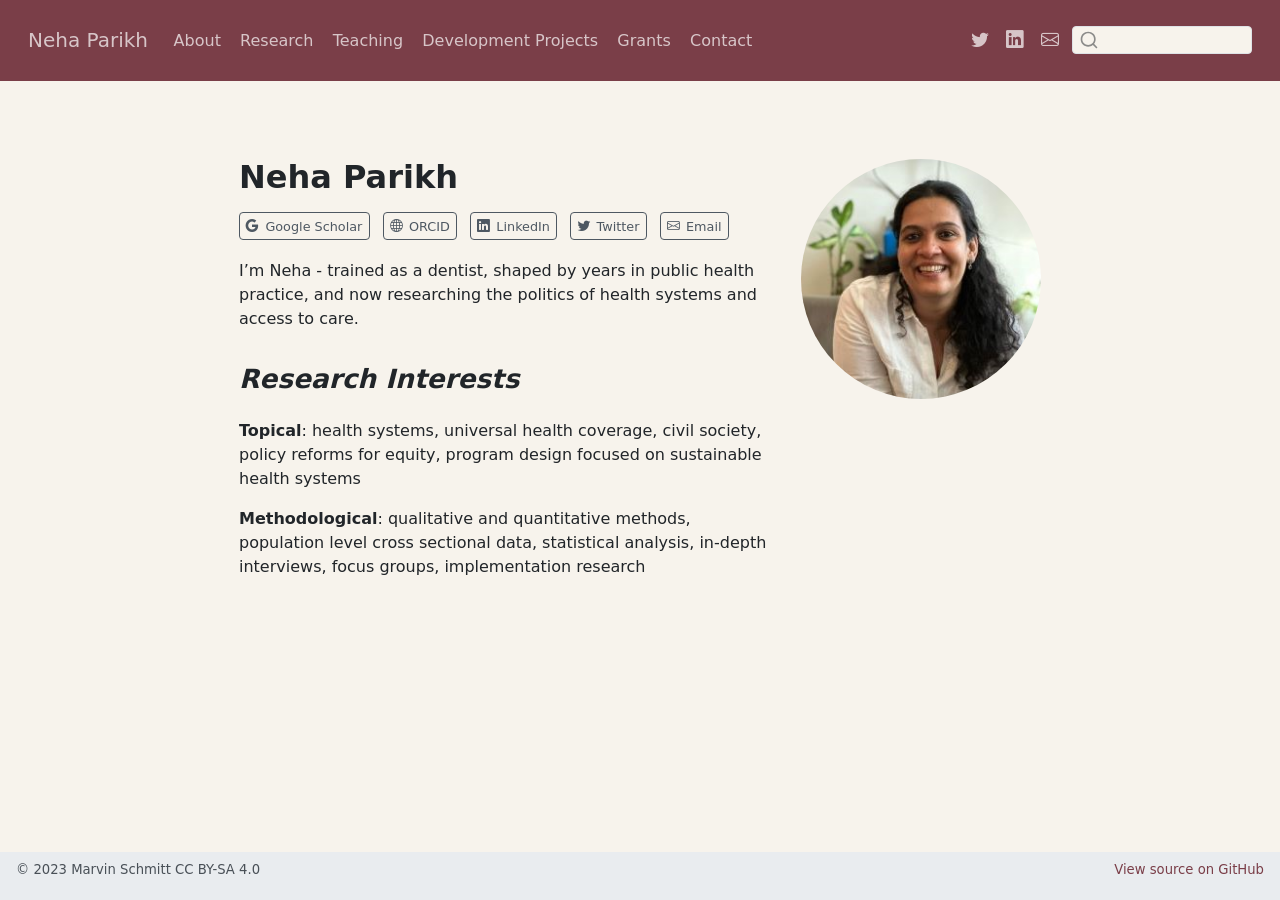
<file: docs/index.html>
<!DOCTYPE html>
<html xmlns="http://www.w3.org/1999/xhtml" lang="en" xml:lang="en"><head>

<meta charset="utf-8">
<meta name="generator" content="quarto-1.10.18">

<meta name="viewport" content="width=device-width, initial-scale=1.0, user-scalable=yes">


<title>Neha Parikh</title>
<style>
/* Default styles provided by pandoc.
** See https://pandoc.org/MANUAL.html#variables-for-html for config info.
*/
span.smallcaps{font-variant: small-caps;}
div.columns{display: flex; gap: 1.5em;}
div.column{flex: auto;}
@media screen {
div.columns{gap: min(4vw, 1.5em);}
div.column{overflow-x: auto;}
}
div.hanging-indent{margin-left: 1.5em; text-indent: -1.5em;}
ul.task-list{list-style: none;}
ul.task-list li input[type="checkbox"] {
  width: 0.8em;
  margin: 0 0.8em 0.2em -1em; /* quarto-specific, see https://github.com/quarto-dev/quarto-cli/issues/4556 */ 
  vertical-align: middle;
}
</style>


<script src="site_libs/quarto-nav/quarto-nav.js"></script>
<script src="site_libs/quarto-nav/headroom.min.js"></script>
<script src="site_libs/clipboard/clipboard.min.js"></script>
<script src="site_libs/quarto-search/autocomplete.umd.js"></script>
<script src="site_libs/quarto-search/fuse.min.js"></script>
<script src="site_libs/quarto-search/quarto-search.js"></script>
<meta name="quarto:offset" content="./">
<link href="./img/np2.svg" rel="icon" type="image/svg+xml">
<script src="site_libs/quarto-html/quarto.js" type="module"></script>
<script src="site_libs/quarto-html/tabsets/tabsets.js" type="module"></script>
<script src="site_libs/quarto-html/popper.min.js"></script>
<script src="site_libs/quarto-html/tippy.umd.min.js"></script>
<link href="site_libs/quarto-html/tippy.css" rel="stylesheet">
<link href="site_libs/quarto-html/quarto-syntax-highlighting-64a204ab8560d761af7679ceaba22944.css" rel="stylesheet" id="quarto-text-highlighting-styles">
<script src="site_libs/bootstrap/bootstrap.min.js"></script>
<link href="site_libs/bootstrap/bootstrap-icons.css" rel="stylesheet">
<link href="site_libs/bootstrap/bootstrap-d27e4caa25865ff4761397e481066e6b.min.css" rel="stylesheet" append-hash="true" id="quarto-bootstrap" data-mode="light">
<script id="quarto-search-options" type="application/json">{
  "location": "navbar",
  "copy-button": false,
  "collapse-after": 3,
  "panel-placement": "end",
  "type": "textbox",
  "limit": 50,
  "keyboard-shortcut": [
    "f",
    "/",
    "s"
  ],
  "language": {
    "search-no-results-text": "No results",
    "search-matching-documents-text": "matching documents",
    "search-copy-link-title": "Copy link to search",
    "search-hide-matches-text": "Hide additional matches",
    "search-more-match-text": "more match in this document",
    "search-more-matches-text": "more matches in this document",
    "search-clear-button-title": "Clear",
    "search-text-placeholder": "",
    "search-detached-cancel-button-title": "Cancel",
    "search-submit-button-title": "Submit",
    "search-label": "Search"
  }
}</script>


</head>

<body class="nav-fixed fullcontent quarto-light">

<div id="quarto-search-results"></div>
  <header id="quarto-header" class="headroom fixed-top">
    <nav class="navbar navbar-expand-lg " data-bs-theme="dark">
      <div class="navbar-container container-fluid">
      <div class="navbar-brand-container mx-auto">
    <a class="navbar-brand" href="./index.html">
    <span class="navbar-title">Neha Parikh</span>
    </a>
  </div>
            <div id="quarto-search" class="" title="Search"></div>
          <button class="navbar-toggler" type="button" data-bs-toggle="collapse" data-bs-target="#navbarCollapse" aria-controls="navbarCollapse" role="menu" aria-expanded="false" aria-label="Toggle navigation" onclick="if (window.quartoToggleHeadroom) { window.quartoToggleHeadroom(); }">
  <span class="navbar-toggler-icon"></span>
</button>
          <div class="collapse navbar-collapse" id="navbarCollapse">
            <ul class="navbar-nav navbar-nav-scroll me-auto">
  <li class="nav-item">
    <a class="nav-link" href="./about/index.html"> 
<span class="menu-text">About</span></a>
  </li>  
  <li class="nav-item">
    <a class="nav-link" href="./research/index.html"> 
<span class="menu-text">Research</span></a>
  </li>  
  <li class="nav-item">
    <a class="nav-link" href="./teaching/index.html"> 
<span class="menu-text">Teaching</span></a>
  </li>  
  <li class="nav-item">
    <a class="nav-link" href="./developmentprojects/index.html"> 
<span class="menu-text">Development Projects</span></a>
  </li>  
  <li class="nav-item">
    <a class="nav-link" href="./grants/index.html"> 
<span class="menu-text">Grants</span></a>
  </li>  
  <li class="nav-item">
    <a class="nav-link" href="./contact/index.html"> 
<span class="menu-text">Contact</span></a>
  </li>  
</ul>
            <ul class="navbar-nav navbar-nav-scroll ms-auto">
  <li class="nav-item compact">
    <a class="nav-link" href="https://x.com/caffeinekicks"> <i class="bi bi-twitter" role="img">
</i> 
<span class="menu-text"></span></a>
  </li>  
  <li class="nav-item compact">
    <a class="nav-link" href="https://www.linkedin.com/in/neha-parikh-90764024/"> <i class="bi bi-linkedin" role="img">
</i> 
<span class="menu-text"></span></a>
  </li>  
  <li class="nav-item compact">
    <a class="nav-link" href="mailto:parikh.neha@gmail.com"> <i class="bi bi-envelope" role="img" aria-label="email">
</i> 
<span class="menu-text"></span></a>
  </li>  
</ul>
          </div> <!-- /navcollapse -->
            <div class="quarto-navbar-tools">
</div>
      </div> <!-- /container-fluid -->
    </nav>
</header>
<!-- content -->
<div id="quarto-content" class="quarto-container page-columns page-rows-contents page-layout-article page-navbar">
<!-- sidebar -->
<!-- margin-sidebar -->
    
<!-- main -->
<main class="content page-columns page-full" id="quarto-document-content">




<div class="quarto-about-solana column-body">
  <div class="about-entity">
    <div class="entity-contents">
      <header id="title-block-header" class="quarto-title-block default">
<div class="quarto-title">
<h1 class="title">Neha Parikh</h1>
</div>
<div class="quarto-title-meta">
  </div>
</header> <div class="about-links">
  <a href="https://scholar.google.com/citations?user=DD0sOP8AAAAJ&amp;hl=en" class="about-link" rel="" target="">
    <i class="bi bi-google"></i>
     <span class="about-link-text">Google Scholar</span>
  </a>
  <a href="https://orcid.org/0000-0002-9230-7127" class="about-link" rel="" target="">
    <i class="bi bi-globe"></i>
     <span class="about-link-text">ORCID</span>
  </a>
  <a href="https://www.linkedin.com/in/neha-parikh-90764024/" class="about-link" rel="" target="">
    <i class="bi bi-linkedin"></i>
     <span class="about-link-text">LinkedIn</span>
  </a>
  <a href="https://x.com/caffeinekicks" class="about-link" rel="" target="">
    <i class="bi bi-twitter"></i>
     <span class="about-link-text">Twitter</span>
  </a>
  <a href="mailto:parikh.neha@gmail.com" class="about-link" rel="" target="">
    <i class="bi bi-envelope"></i>
     <span class="about-link-text">Email</span>
  </a>
</div>
      <div class="about-contents"><div id="about-block">
<p>I’m Neha - trained as a dentist, shaped by years in public health practice, and now researching the politics of health systems and access to care.</p>
<section id="research-interests" class="level2">
<h2 data-anchor-id="research-interests"><em>Research Interests</em></h2>
<p><strong>Topical</strong>: health systems, universal health coverage, civil society, policy reforms for equity, program design focused on sustainable health systems</p>
<p><strong>Methodological</strong>: qualitative and quantitative methods, population level cross sectional data, statistical analysis, in-depth interviews, focus groups, implementation research</p>
</section>
</div></div>
    </div>
    <img src="img/my_image.jpg" class="about-image
  round " style="height: 15em; width: 15em;">
  </div>
</div>





</main> <!-- /main -->
<script id="quarto-html-after-body" type="application/javascript">
  window.document.addEventListener("DOMContentLoaded", function (event) {
    const isCodeAnnotation = (el) => {
      for (const clz of el.classList) {
        if (clz.startsWith('code-annotation-')) {                     
          return true;
        }
      }
      return false;
    }
    const onCopySuccess = function(e) {
      // button target
      const button = e.trigger;
      // don't keep focus
      button.blur();
      // flash "checked"
      button.classList.add('code-copy-button-checked');
      var currentTitle = button.getAttribute("title");
      button.setAttribute("title", "Copied!");
      let tooltip;
      if (window.bootstrap) {
        button.setAttribute("data-bs-toggle", "tooltip");
        button.setAttribute("data-bs-placement", "left");
        button.setAttribute("data-bs-title", "Copied!");
        tooltip = new bootstrap.Tooltip(button, 
          { trigger: "manual", 
            customClass: "code-copy-button-tooltip",
            offset: [0, -8]});
        tooltip.show();    
      }
      setTimeout(function() {
        if (tooltip) {
          tooltip.hide();
          button.removeAttribute("data-bs-title");
          button.removeAttribute("data-bs-toggle");
          button.removeAttribute("data-bs-placement");
        }
        button.setAttribute("title", currentTitle);
        button.classList.remove('code-copy-button-checked');
      }, 1000);
      // clear code selection
      e.clearSelection();
    }
    const getTextToCopy = function(trigger) {
      const outerScaffold = trigger.parentElement.cloneNode(true);
      const codeEl = outerScaffold.querySelector('code');
      for (const childEl of codeEl.children) {
        if (isCodeAnnotation(childEl)) {
          childEl.remove();
        }
      }
      return codeEl.innerText;
    }
    const clipboard = new window.ClipboardJS('.code-copy-button:not([data-in-quarto-modal])', {
      text: getTextToCopy
    });
    clipboard.on('success', onCopySuccess);
    if (window.document.getElementById('quarto-embedded-source-code-modal')) {
      const clipboardModal = new window.ClipboardJS('.code-copy-button[data-in-quarto-modal]', {
        text: getTextToCopy,
        container: window.document.getElementById('quarto-embedded-source-code-modal')
      });
      clipboardModal.on('success', onCopySuccess);
    }
      var localhostRegex = new RegExp(/^(?:http|https):\/\/localhost\:?[0-9]*\//);
      var mailtoRegex = new RegExp(/^mailto:/);
        var filterRegex = new RegExp("https:\/\/neha-parikh\.com");
      var isInternal = (href) => {
          return filterRegex.test(href) || localhostRegex.test(href) || mailtoRegex.test(href);
      }
      // Inspect non-navigation links and adorn them if external
     var links = window.document.querySelectorAll('a[href]:not(.nav-link):not(.navbar-brand):not(.toc-action):not(.sidebar-link):not(.sidebar-item-toggle):not(.pagination-link):not(.no-external):not([aria-hidden]):not(.dropdown-item):not(.quarto-navigation-tool):not(.about-link)');
      for (var i=0; i<links.length; i++) {
        const link = links[i];
        if (!isInternal(link.href)) {
          // undo the damage that might have been done by quarto-nav.js in the case of
          // links that we want to consider external
          if (link.dataset.originalHref !== undefined) {
            link.href = link.dataset.originalHref;
          }
        }
      }
    function tippyHover(el, contentFn, onTriggerFn, onUntriggerFn) {
      const config = {
        allowHTML: true,
        maxWidth: 500,
        delay: 100,
        arrow: false,
        appendTo: function(el) {
            return el.parentElement;
        },
        interactive: true,
        interactiveBorder: 10,
        theme: 'quarto',
        placement: 'bottom-start',
      };
      if (contentFn) {
        config.content = contentFn;
      }
      if (onTriggerFn) {
        config.onTrigger = onTriggerFn;
      }
      if (onUntriggerFn) {
        config.onUntrigger = onUntriggerFn;
      }
      window.tippy(el, config); 
    }
    const noterefs = window.document.querySelectorAll('a[role="doc-noteref"]');
    for (var i=0; i<noterefs.length; i++) {
      const ref = noterefs[i];
      tippyHover(ref, function() {
        // use id or data attribute instead here
        let href = ref.getAttribute('data-footnote-href') || ref.getAttribute('href');
        try { href = new URL(href).hash; } catch {}
        const id = href.replace(/^#\/?/, "");
        const note = window.document.getElementById(id);
        if (note) {
          return note.innerHTML;
        } else {
          return "";
        }
      });
    }
    const xrefs = window.document.querySelectorAll('a.quarto-xref');
    const processXRef = (id, note) => {
      // Strip column container classes
      const stripColumnClz = (el) => {
        el.classList.remove("page-full", "page-columns");
        if (el.children) {
          for (const child of el.children) {
            stripColumnClz(child);
          }
        }
      }
      stripColumnClz(note)
      if (id === null || id.startsWith('sec-')) {
        // Special case sections, only their first couple elements
        const container = document.createElement("div");
        if (note.children && note.children.length > 2) {
          container.appendChild(note.children[0].cloneNode(true));
          for (let i = 1; i < note.children.length; i++) {
            const child = note.children[i];
            if (child.tagName === "P" && child.innerText === "") {
              continue;
            } else {
              container.appendChild(child.cloneNode(true));
              break;
            }
          }
          if (window.Quarto?.typesetMath) {
            window.Quarto.typesetMath(container);
          }
          return container.innerHTML
        } else {
          if (window.Quarto?.typesetMath) {
            window.Quarto.typesetMath(note);
          }
          return note.innerHTML;
        }
      } else {
        // Remove any anchor links if they are present
        const anchorLink = note.querySelector('a.anchorjs-link');
        if (anchorLink) {
          anchorLink.remove();
        }
        if (window.Quarto?.typesetMath) {
          window.Quarto.typesetMath(note);
        }
        if (note.classList.contains("callout")) {
          return note.outerHTML;
        } else {
          return note.innerHTML;
        }
      }
    }
    for (var i=0; i<xrefs.length; i++) {
      const xref = xrefs[i];
      tippyHover(xref, undefined, function(instance) {
        instance.disable();
        let url = xref.getAttribute('href');
        let hash = undefined; 
        if (url.startsWith('#')) {
          hash = url;
        } else {
          try { hash = new URL(url).hash; } catch {}
        }
        if (hash) {
          const id = hash.replace(/^#\/?/, "");
          const note = window.document.getElementById(id);
          if (note !== null) {
            try {
              const html = processXRef(id, note.cloneNode(true));
              instance.setContent(html);
            } finally {
              instance.enable();
              instance.show();
            }
          } else {
            // See if we can fetch this
            fetch(url.split('#')[0])
            .then(res => res.text())
            .then(html => {
              const parser = new DOMParser();
              const htmlDoc = parser.parseFromString(html, "text/html");
              const note = htmlDoc.getElementById(id);
              if (note !== null) {
                const html = processXRef(id, note);
                instance.setContent(html);
              } 
            }).finally(() => {
              instance.enable();
              instance.show();
            });
          }
        } else {
          // See if we can fetch a full url (with no hash to target)
          // This is a special case and we should probably do some content thinning / targeting
          fetch(url)
          .then(res => res.text())
          .then(html => {
            const parser = new DOMParser();
            const htmlDoc = parser.parseFromString(html, "text/html");
            const note = htmlDoc.querySelector('main.content');
            if (note !== null) {
              // This should only happen for chapter cross references
              // (since there is no id in the URL)
              // remove the first header
              if (note.children.length > 0 && note.children[0].tagName === "HEADER") {
                note.children[0].remove();
              }
              const html = processXRef(null, note);
              instance.setContent(html);
            } 
          }).finally(() => {
            instance.enable();
            instance.show();
          });
        }
      }, function(instance) {
      });
    }
        let selectedAnnoteEl;
        const selectorForAnnotation = ( cell, annotation) => {
          let cellAttr = 'data-code-cell="' + cell + '"';
          let lineAttr = 'data-code-annotation="' +  annotation + '"';
          const selector = 'span[' + cellAttr + '][' + lineAttr + ']';
          return selector;
        }
        const selectCodeLines = (annoteEl) => {
          const doc = window.document;
          const targetCell = annoteEl.getAttribute("data-target-cell");
          const targetAnnotation = annoteEl.getAttribute("data-target-annotation");
          const annoteSpan = window.document.querySelector(selectorForAnnotation(targetCell, targetAnnotation));
          const lines = annoteSpan.getAttribute("data-code-lines").split(",");
          const lineIds = lines.map((line) => {
            return targetCell + "-" + line;
          })
          let top = null;
          let height = null;
          let parent = null;
          if (lineIds.length > 0) {
              //compute the position of the single el (top and bottom and make a div)
              const el = window.document.getElementById(lineIds[0]);
              top = el.offsetTop;
              height = el.offsetHeight;
              parent = el.parentElement.parentElement;
            if (lineIds.length > 1) {
              const lastEl = window.document.getElementById(lineIds[lineIds.length - 1]);
              const bottom = lastEl.offsetTop + lastEl.offsetHeight;
              height = bottom - top;
            }
            if (top !== null && height !== null && parent !== null) {
              // cook up a div (if necessary) and position it 
              let div = window.document.getElementById("code-annotation-line-highlight");
              if (div === null) {
                div = window.document.createElement("div");
                div.setAttribute("id", "code-annotation-line-highlight");
                div.style.position = 'absolute';
                parent.appendChild(div);
              }
              div.style.top = top - 2 + "px";
              div.style.height = height + 4 + "px";
              div.style.left = 0;
              let gutterDiv = window.document.getElementById("code-annotation-line-highlight-gutter");
              if (gutterDiv === null) {
                gutterDiv = window.document.createElement("div");
                gutterDiv.setAttribute("id", "code-annotation-line-highlight-gutter");
                gutterDiv.style.position = 'absolute';
                const codeCell = window.document.getElementById(targetCell);
                const gutter = codeCell.querySelector('.code-annotation-gutter');
                gutter.appendChild(gutterDiv);
              }
              gutterDiv.style.top = top - 2 + "px";
              gutterDiv.style.height = height + 4 + "px";
            }
            selectedAnnoteEl = annoteEl;
          }
        };
        const unselectCodeLines = () => {
          const elementsIds = ["code-annotation-line-highlight", "code-annotation-line-highlight-gutter"];
          elementsIds.forEach((elId) => {
            const div = window.document.getElementById(elId);
            if (div) {
              div.remove();
            }
          });
          selectedAnnoteEl = undefined;
        };
          // Handle positioning of the toggle
      window.addEventListener(
        "resize",
        throttle(() => {
          elRect = undefined;
          if (selectedAnnoteEl) {
            selectCodeLines(selectedAnnoteEl);
          }
        }, 10)
      );
      function throttle(fn, ms) {
      let throttle = false;
      let timer;
        return (...args) => {
          if(!throttle) { // first call gets through
              fn.apply(this, args);
              throttle = true;
          } else { // all the others get throttled
              if(timer) clearTimeout(timer); // cancel #2
              timer = setTimeout(() => {
                fn.apply(this, args);
                timer = throttle = false;
              }, ms);
          }
        };
      }
        // Attach click handler to the DT
        const annoteDls = window.document.querySelectorAll('dt[data-target-cell]');
        for (const annoteDlNode of annoteDls) {
          annoteDlNode.addEventListener('click', (event) => {
            const clickedEl = event.target;
            if (clickedEl !== selectedAnnoteEl) {
              unselectCodeLines();
              const activeEl = window.document.querySelector('dt[data-target-cell].code-annotation-active');
              if (activeEl) {
                activeEl.classList.remove('code-annotation-active');
              }
              selectCodeLines(clickedEl);
              clickedEl.classList.add('code-annotation-active');
            } else {
              // Unselect the line
              unselectCodeLines();
              clickedEl.classList.remove('code-annotation-active');
            }
          });
        }
    const findCites = (el) => {
      const parentEl = el.parentElement;
      if (parentEl) {
        const cites = parentEl.dataset.cites;
        if (cites) {
          return {
            el,
            cites: cites.split(' ')
          };
        } else {
          return findCites(el.parentElement)
        }
      } else {
        return undefined;
      }
    };
    var bibliorefs = window.document.querySelectorAll('a[role="doc-biblioref"]');
    for (var i=0; i<bibliorefs.length; i++) {
      const ref = bibliorefs[i];
      const citeInfo = findCites(ref);
      if (citeInfo) {
        tippyHover(citeInfo.el, function() {
          var popup = window.document.createElement('div');
          citeInfo.cites.forEach(function(cite) {
            var citeDiv = window.document.createElement('div');
            citeDiv.classList.add('hanging-indent');
            citeDiv.classList.add('csl-entry');
            var biblioDiv = window.document.getElementById('ref-' + cite);
            if (biblioDiv) {
              citeDiv.innerHTML = biblioDiv.innerHTML;
            }
            popup.appendChild(citeDiv);
          });
          return popup.innerHTML;
        });
      }
    }
  });
  </script>
</div> <!-- /content -->
<footer class="footer">
  <div class="nav-footer">
    <div class="nav-footer-left">
<p><span class="faux-block">© 2023 Marvin Schmitt CC BY-SA 4.0</span></p>
</div>   
    <div class="nav-footer-center">
      &nbsp;
    </div>
    <div class="nav-footer-right">
<p><span class="faux-block"><a href="https://github.com/marvinschmitt/quarto-website-template/">View source on GitHub</a></span></p>
</div>
  </div>
</footer>




</body></html>
</file>
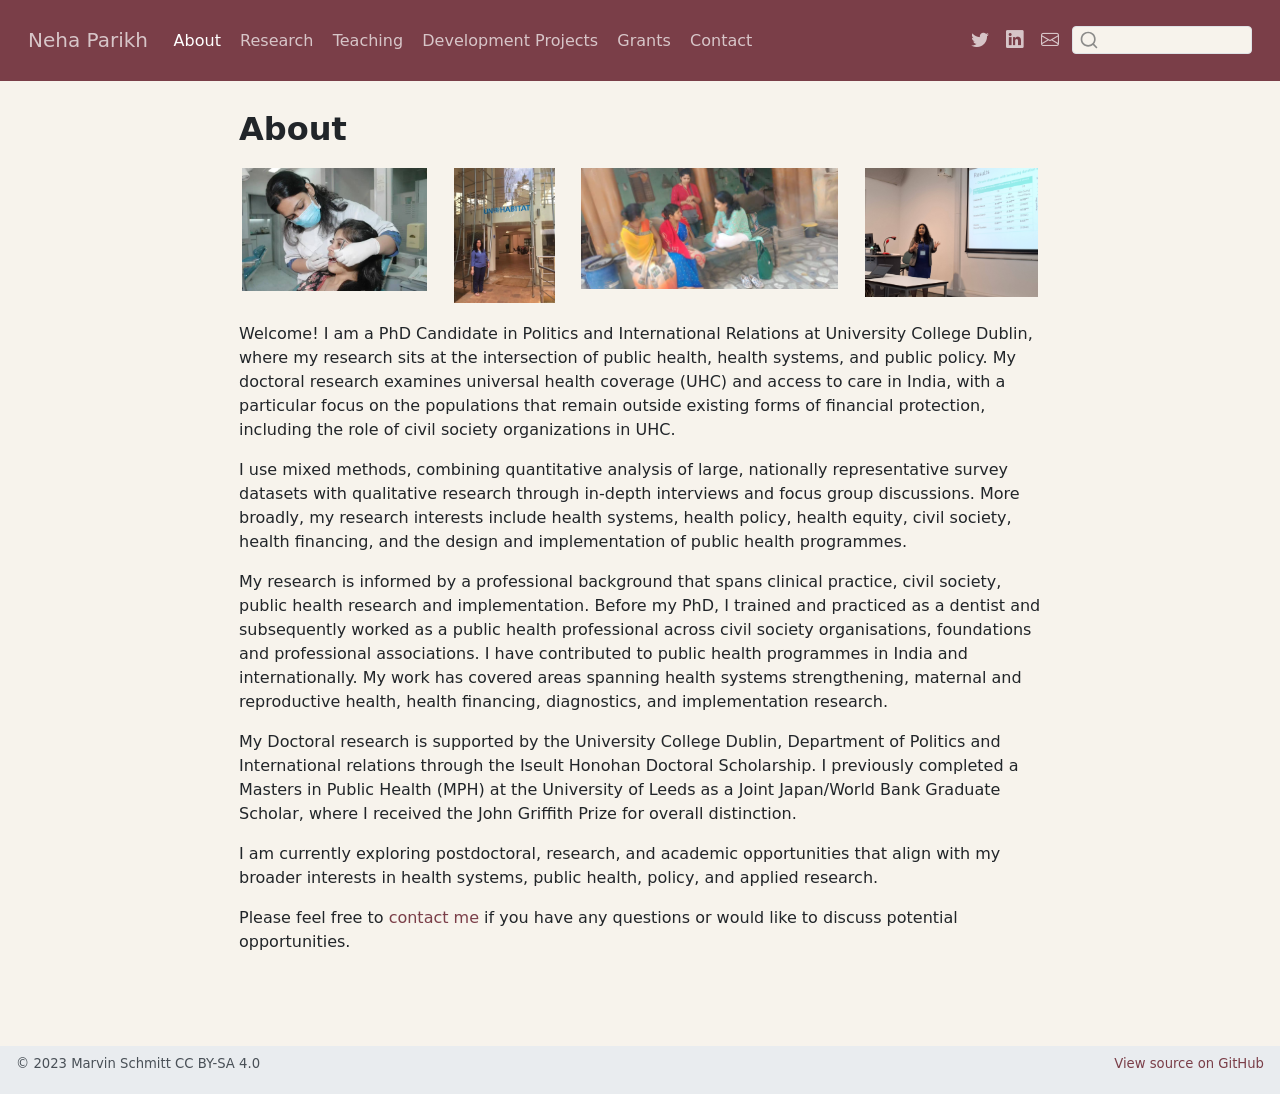
<file: docs/about/index.html>
<!DOCTYPE html>
<html xmlns="http://www.w3.org/1999/xhtml" lang="en" xml:lang="en"><head>

<meta charset="utf-8">
<meta name="generator" content="quarto-1.10.18">

<meta name="viewport" content="width=device-width, initial-scale=1.0, user-scalable=yes">


<title>About – Neha Parikh</title>
<style>
/* Default styles provided by pandoc.
** See https://pandoc.org/MANUAL.html#variables-for-html for config info.
*/
span.smallcaps{font-variant: small-caps;}
div.columns{display: flex; gap: 1.5em;}
div.column{flex: auto;}
@media screen {
div.columns{gap: min(4vw, 1.5em);}
div.column{overflow-x: auto;}
}
div.hanging-indent{margin-left: 1.5em; text-indent: -1.5em;}
ul.task-list{list-style: none;}
ul.task-list li input[type="checkbox"] {
  width: 0.8em;
  margin: 0 0.8em 0.2em -1em; /* quarto-specific, see https://github.com/quarto-dev/quarto-cli/issues/4556 */ 
  vertical-align: middle;
}
</style>


<script src="../site_libs/quarto-nav/quarto-nav.js"></script>
<script src="../site_libs/quarto-nav/headroom.min.js"></script>
<script src="../site_libs/clipboard/clipboard.min.js"></script>
<script src="../site_libs/quarto-search/autocomplete.umd.js"></script>
<script src="../site_libs/quarto-search/fuse.min.js"></script>
<script src="../site_libs/quarto-search/quarto-search.js"></script>
<meta name="quarto:offset" content="../">
<link href="../img/np2.svg" rel="icon" type="image/svg+xml">
<script src="../site_libs/quarto-html/quarto.js" type="module"></script>
<script src="../site_libs/quarto-html/tabsets/tabsets.js" type="module"></script>
<script src="../site_libs/quarto-html/popper.min.js"></script>
<script src="../site_libs/quarto-html/tippy.umd.min.js"></script>
<link href="../site_libs/quarto-html/tippy.css" rel="stylesheet">
<link href="../site_libs/quarto-html/quarto-syntax-highlighting-64a204ab8560d761af7679ceaba22944.css" rel="stylesheet" id="quarto-text-highlighting-styles">
<script src="../site_libs/bootstrap/bootstrap.min.js"></script>
<link href="../site_libs/bootstrap/bootstrap-icons.css" rel="stylesheet">
<link href="../site_libs/bootstrap/bootstrap-d27e4caa25865ff4761397e481066e6b.min.css" rel="stylesheet" append-hash="true" id="quarto-bootstrap" data-mode="light">
<script id="quarto-search-options" type="application/json">{
  "location": "navbar",
  "copy-button": false,
  "collapse-after": 3,
  "panel-placement": "end",
  "type": "textbox",
  "limit": 50,
  "keyboard-shortcut": [
    "f",
    "/",
    "s"
  ],
  "language": {
    "search-no-results-text": "No results",
    "search-matching-documents-text": "matching documents",
    "search-copy-link-title": "Copy link to search",
    "search-hide-matches-text": "Hide additional matches",
    "search-more-match-text": "more match in this document",
    "search-more-matches-text": "more matches in this document",
    "search-clear-button-title": "Clear",
    "search-text-placeholder": "",
    "search-detached-cancel-button-title": "Cancel",
    "search-submit-button-title": "Submit",
    "search-label": "Search"
  }
}</script>


</head>

<body class="nav-fixed fullcontent quarto-light">

<div id="quarto-search-results"></div>
  <header id="quarto-header" class="headroom fixed-top">
    <nav class="navbar navbar-expand-lg " data-bs-theme="dark">
      <div class="navbar-container container-fluid">
      <div class="navbar-brand-container mx-auto">
    <a class="navbar-brand" href="../index.html">
    <span class="navbar-title">Neha Parikh</span>
    </a>
  </div>
            <div id="quarto-search" class="" title="Search"></div>
          <button class="navbar-toggler" type="button" data-bs-toggle="collapse" data-bs-target="#navbarCollapse" aria-controls="navbarCollapse" role="menu" aria-expanded="false" aria-label="Toggle navigation" onclick="if (window.quartoToggleHeadroom) { window.quartoToggleHeadroom(); }">
  <span class="navbar-toggler-icon"></span>
</button>
          <div class="collapse navbar-collapse" id="navbarCollapse">
            <ul class="navbar-nav navbar-nav-scroll me-auto">
  <li class="nav-item">
    <a class="nav-link active" href="../about/index.html" aria-current="page"> 
<span class="menu-text">About</span></a>
  </li>  
  <li class="nav-item">
    <a class="nav-link" href="../research/index.html"> 
<span class="menu-text">Research</span></a>
  </li>  
  <li class="nav-item">
    <a class="nav-link" href="../teaching/index.html"> 
<span class="menu-text">Teaching</span></a>
  </li>  
  <li class="nav-item">
    <a class="nav-link" href="../developmentprojects/index.html"> 
<span class="menu-text">Development Projects</span></a>
  </li>  
  <li class="nav-item">
    <a class="nav-link" href="../grants/index.html"> 
<span class="menu-text">Grants</span></a>
  </li>  
  <li class="nav-item">
    <a class="nav-link" href="../contact/index.html"> 
<span class="menu-text">Contact</span></a>
  </li>  
</ul>
            <ul class="navbar-nav navbar-nav-scroll ms-auto">
  <li class="nav-item compact">
    <a class="nav-link" href="https://x.com/caffeinekicks"> <i class="bi bi-twitter" role="img">
</i> 
<span class="menu-text"></span></a>
  </li>  
  <li class="nav-item compact">
    <a class="nav-link" href="https://www.linkedin.com/in/neha-parikh-90764024/"> <i class="bi bi-linkedin" role="img">
</i> 
<span class="menu-text"></span></a>
  </li>  
  <li class="nav-item compact">
    <a class="nav-link" href="mailto:parikh.neha@gmail.com"> <i class="bi bi-envelope" role="img" aria-label="email">
</i> 
<span class="menu-text"></span></a>
  </li>  
</ul>
          </div> <!-- /navcollapse -->
            <div class="quarto-navbar-tools">
</div>
      </div> <!-- /container-fluid -->
    </nav>
</header>
<!-- content -->
<div id="quarto-content" class="quarto-container page-columns page-rows-contents page-layout-article page-navbar">
<!-- sidebar -->
<!-- margin-sidebar -->
    
<!-- main -->
<main class="content" id="quarto-document-content">

<header id="title-block-header" class="quarto-title-block default">
<div class="quarto-title">
<h1 class="title">About</h1>
</div>



<div class="quarto-title-meta">

    
  
    
  </div>
  


</header>


<div class="quarto-layout-panel" data-layout-ncol="4" data-layout-align="center">
<div class="quarto-layout-row">
<div class="quarto-layout-cell" style="flex-basis: 25.8%;justify-content: center;">
<p><img src="dentistry.jpg" class="img-fluid"></p>
</div>
<div class="quarto-layout-cell" style="flex-basis: 14.5%;justify-content: center;">
<p><img src="unhabitat.jpg" class="img-fluid"></p>
</div>
<div class="quarto-layout-cell" style="flex-basis: 35.5%;justify-content: center;">
<p><img src="fieldwork.jpg" class="img-fluid"></p>
</div>
<div class="quarto-layout-cell" style="flex-basis: 24.2%;justify-content: center;">
<p><img src="presentation.jpg" class="img-fluid"></p>
</div>
</div>
</div>
<p>Welcome! I am a PhD Candidate in Politics and International Relations at University College Dublin, where my research sits at the intersection of public health, health systems, and public policy. My doctoral research examines universal health coverage (UHC) and access to care in India, with a particular focus on the populations that remain outside existing forms of financial protection, including the role of civil society organizations in UHC.</p>
<p>I use mixed methods, combining quantitative analysis of large, nationally representative survey datasets with qualitative research through in-depth interviews and focus group discussions. More broadly, my research interests include health systems, health policy, health equity, civil society, health financing, and the design and implementation of public health programmes.</p>
<p>My research is informed by a professional background that spans clinical practice, civil society, public health research and implementation. Before my PhD, I trained and practiced as a dentist and subsequently worked as a public health professional across civil society organisations, foundations and professional associations. I have contributed to public health programmes in India and internationally. My work has covered areas spanning health systems strengthening, maternal and reproductive health, health financing, diagnostics, and implementation research.</p>
<p>My Doctoral research is supported by the University College Dublin, Department of Politics and International relations through the Iseult Honohan Doctoral Scholarship. I previously completed a Masters in Public Health (MPH) at the University of Leeds as a Joint Japan/World Bank Graduate Scholar, where I received the John Griffith Prize for overall distinction.</p>
<p>I am currently exploring postdoctoral, research, and academic opportunities that align with my broader interests in health systems, public health, policy, and applied research.</p>
<p>Please feel free to <a href="mailto:parikh.neha@gmail.com">contact me</a> if you have any questions or would like to discuss potential opportunities.</p>



</main> <!-- /main -->
<script id="quarto-html-after-body" type="application/javascript">
  window.document.addEventListener("DOMContentLoaded", function (event) {
    const isCodeAnnotation = (el) => {
      for (const clz of el.classList) {
        if (clz.startsWith('code-annotation-')) {                     
          return true;
        }
      }
      return false;
    }
    const onCopySuccess = function(e) {
      // button target
      const button = e.trigger;
      // don't keep focus
      button.blur();
      // flash "checked"
      button.classList.add('code-copy-button-checked');
      var currentTitle = button.getAttribute("title");
      button.setAttribute("title", "Copied!");
      let tooltip;
      if (window.bootstrap) {
        button.setAttribute("data-bs-toggle", "tooltip");
        button.setAttribute("data-bs-placement", "left");
        button.setAttribute("data-bs-title", "Copied!");
        tooltip = new bootstrap.Tooltip(button, 
          { trigger: "manual", 
            customClass: "code-copy-button-tooltip",
            offset: [0, -8]});
        tooltip.show();    
      }
      setTimeout(function() {
        if (tooltip) {
          tooltip.hide();
          button.removeAttribute("data-bs-title");
          button.removeAttribute("data-bs-toggle");
          button.removeAttribute("data-bs-placement");
        }
        button.setAttribute("title", currentTitle);
        button.classList.remove('code-copy-button-checked');
      }, 1000);
      // clear code selection
      e.clearSelection();
    }
    const getTextToCopy = function(trigger) {
      const outerScaffold = trigger.parentElement.cloneNode(true);
      const codeEl = outerScaffold.querySelector('code');
      for (const childEl of codeEl.children) {
        if (isCodeAnnotation(childEl)) {
          childEl.remove();
        }
      }
      return codeEl.innerText;
    }
    const clipboard = new window.ClipboardJS('.code-copy-button:not([data-in-quarto-modal])', {
      text: getTextToCopy
    });
    clipboard.on('success', onCopySuccess);
    if (window.document.getElementById('quarto-embedded-source-code-modal')) {
      const clipboardModal = new window.ClipboardJS('.code-copy-button[data-in-quarto-modal]', {
        text: getTextToCopy,
        container: window.document.getElementById('quarto-embedded-source-code-modal')
      });
      clipboardModal.on('success', onCopySuccess);
    }
      var localhostRegex = new RegExp(/^(?:http|https):\/\/localhost\:?[0-9]*\//);
      var mailtoRegex = new RegExp(/^mailto:/);
        var filterRegex = new RegExp("https:\/\/neha-parikh\.com");
      var isInternal = (href) => {
          return filterRegex.test(href) || localhostRegex.test(href) || mailtoRegex.test(href);
      }
      // Inspect non-navigation links and adorn them if external
     var links = window.document.querySelectorAll('a[href]:not(.nav-link):not(.navbar-brand):not(.toc-action):not(.sidebar-link):not(.sidebar-item-toggle):not(.pagination-link):not(.no-external):not([aria-hidden]):not(.dropdown-item):not(.quarto-navigation-tool):not(.about-link)');
      for (var i=0; i<links.length; i++) {
        const link = links[i];
        if (!isInternal(link.href)) {
          // undo the damage that might have been done by quarto-nav.js in the case of
          // links that we want to consider external
          if (link.dataset.originalHref !== undefined) {
            link.href = link.dataset.originalHref;
          }
        }
      }
    function tippyHover(el, contentFn, onTriggerFn, onUntriggerFn) {
      const config = {
        allowHTML: true,
        maxWidth: 500,
        delay: 100,
        arrow: false,
        appendTo: function(el) {
            return el.parentElement;
        },
        interactive: true,
        interactiveBorder: 10,
        theme: 'quarto',
        placement: 'bottom-start',
      };
      if (contentFn) {
        config.content = contentFn;
      }
      if (onTriggerFn) {
        config.onTrigger = onTriggerFn;
      }
      if (onUntriggerFn) {
        config.onUntrigger = onUntriggerFn;
      }
      window.tippy(el, config); 
    }
    const noterefs = window.document.querySelectorAll('a[role="doc-noteref"]');
    for (var i=0; i<noterefs.length; i++) {
      const ref = noterefs[i];
      tippyHover(ref, function() {
        // use id or data attribute instead here
        let href = ref.getAttribute('data-footnote-href') || ref.getAttribute('href');
        try { href = new URL(href).hash; } catch {}
        const id = href.replace(/^#\/?/, "");
        const note = window.document.getElementById(id);
        if (note) {
          return note.innerHTML;
        } else {
          return "";
        }
      });
    }
    const xrefs = window.document.querySelectorAll('a.quarto-xref');
    const processXRef = (id, note) => {
      // Strip column container classes
      const stripColumnClz = (el) => {
        el.classList.remove("page-full", "page-columns");
        if (el.children) {
          for (const child of el.children) {
            stripColumnClz(child);
          }
        }
      }
      stripColumnClz(note)
      if (id === null || id.startsWith('sec-')) {
        // Special case sections, only their first couple elements
        const container = document.createElement("div");
        if (note.children && note.children.length > 2) {
          container.appendChild(note.children[0].cloneNode(true));
          for (let i = 1; i < note.children.length; i++) {
            const child = note.children[i];
            if (child.tagName === "P" && child.innerText === "") {
              continue;
            } else {
              container.appendChild(child.cloneNode(true));
              break;
            }
          }
          if (window.Quarto?.typesetMath) {
            window.Quarto.typesetMath(container);
          }
          return container.innerHTML
        } else {
          if (window.Quarto?.typesetMath) {
            window.Quarto.typesetMath(note);
          }
          return note.innerHTML;
        }
      } else {
        // Remove any anchor links if they are present
        const anchorLink = note.querySelector('a.anchorjs-link');
        if (anchorLink) {
          anchorLink.remove();
        }
        if (window.Quarto?.typesetMath) {
          window.Quarto.typesetMath(note);
        }
        if (note.classList.contains("callout")) {
          return note.outerHTML;
        } else {
          return note.innerHTML;
        }
      }
    }
    for (var i=0; i<xrefs.length; i++) {
      const xref = xrefs[i];
      tippyHover(xref, undefined, function(instance) {
        instance.disable();
        let url = xref.getAttribute('href');
        let hash = undefined; 
        if (url.startsWith('#')) {
          hash = url;
        } else {
          try { hash = new URL(url).hash; } catch {}
        }
        if (hash) {
          const id = hash.replace(/^#\/?/, "");
          const note = window.document.getElementById(id);
          if (note !== null) {
            try {
              const html = processXRef(id, note.cloneNode(true));
              instance.setContent(html);
            } finally {
              instance.enable();
              instance.show();
            }
          } else {
            // See if we can fetch this
            fetch(url.split('#')[0])
            .then(res => res.text())
            .then(html => {
              const parser = new DOMParser();
              const htmlDoc = parser.parseFromString(html, "text/html");
              const note = htmlDoc.getElementById(id);
              if (note !== null) {
                const html = processXRef(id, note);
                instance.setContent(html);
              } 
            }).finally(() => {
              instance.enable();
              instance.show();
            });
          }
        } else {
          // See if we can fetch a full url (with no hash to target)
          // This is a special case and we should probably do some content thinning / targeting
          fetch(url)
          .then(res => res.text())
          .then(html => {
            const parser = new DOMParser();
            const htmlDoc = parser.parseFromString(html, "text/html");
            const note = htmlDoc.querySelector('main.content');
            if (note !== null) {
              // This should only happen for chapter cross references
              // (since there is no id in the URL)
              // remove the first header
              if (note.children.length > 0 && note.children[0].tagName === "HEADER") {
                note.children[0].remove();
              }
              const html = processXRef(null, note);
              instance.setContent(html);
            } 
          }).finally(() => {
            instance.enable();
            instance.show();
          });
        }
      }, function(instance) {
      });
    }
        let selectedAnnoteEl;
        const selectorForAnnotation = ( cell, annotation) => {
          let cellAttr = 'data-code-cell="' + cell + '"';
          let lineAttr = 'data-code-annotation="' +  annotation + '"';
          const selector = 'span[' + cellAttr + '][' + lineAttr + ']';
          return selector;
        }
        const selectCodeLines = (annoteEl) => {
          const doc = window.document;
          const targetCell = annoteEl.getAttribute("data-target-cell");
          const targetAnnotation = annoteEl.getAttribute("data-target-annotation");
          const annoteSpan = window.document.querySelector(selectorForAnnotation(targetCell, targetAnnotation));
          const lines = annoteSpan.getAttribute("data-code-lines").split(",");
          const lineIds = lines.map((line) => {
            return targetCell + "-" + line;
          })
          let top = null;
          let height = null;
          let parent = null;
          if (lineIds.length > 0) {
              //compute the position of the single el (top and bottom and make a div)
              const el = window.document.getElementById(lineIds[0]);
              top = el.offsetTop;
              height = el.offsetHeight;
              parent = el.parentElement.parentElement;
            if (lineIds.length > 1) {
              const lastEl = window.document.getElementById(lineIds[lineIds.length - 1]);
              const bottom = lastEl.offsetTop + lastEl.offsetHeight;
              height = bottom - top;
            }
            if (top !== null && height !== null && parent !== null) {
              // cook up a div (if necessary) and position it 
              let div = window.document.getElementById("code-annotation-line-highlight");
              if (div === null) {
                div = window.document.createElement("div");
                div.setAttribute("id", "code-annotation-line-highlight");
                div.style.position = 'absolute';
                parent.appendChild(div);
              }
              div.style.top = top - 2 + "px";
              div.style.height = height + 4 + "px";
              div.style.left = 0;
              let gutterDiv = window.document.getElementById("code-annotation-line-highlight-gutter");
              if (gutterDiv === null) {
                gutterDiv = window.document.createElement("div");
                gutterDiv.setAttribute("id", "code-annotation-line-highlight-gutter");
                gutterDiv.style.position = 'absolute';
                const codeCell = window.document.getElementById(targetCell);
                const gutter = codeCell.querySelector('.code-annotation-gutter');
                gutter.appendChild(gutterDiv);
              }
              gutterDiv.style.top = top - 2 + "px";
              gutterDiv.style.height = height + 4 + "px";
            }
            selectedAnnoteEl = annoteEl;
          }
        };
        const unselectCodeLines = () => {
          const elementsIds = ["code-annotation-line-highlight", "code-annotation-line-highlight-gutter"];
          elementsIds.forEach((elId) => {
            const div = window.document.getElementById(elId);
            if (div) {
              div.remove();
            }
          });
          selectedAnnoteEl = undefined;
        };
          // Handle positioning of the toggle
      window.addEventListener(
        "resize",
        throttle(() => {
          elRect = undefined;
          if (selectedAnnoteEl) {
            selectCodeLines(selectedAnnoteEl);
          }
        }, 10)
      );
      function throttle(fn, ms) {
      let throttle = false;
      let timer;
        return (...args) => {
          if(!throttle) { // first call gets through
              fn.apply(this, args);
              throttle = true;
          } else { // all the others get throttled
              if(timer) clearTimeout(timer); // cancel #2
              timer = setTimeout(() => {
                fn.apply(this, args);
                timer = throttle = false;
              }, ms);
          }
        };
      }
        // Attach click handler to the DT
        const annoteDls = window.document.querySelectorAll('dt[data-target-cell]');
        for (const annoteDlNode of annoteDls) {
          annoteDlNode.addEventListener('click', (event) => {
            const clickedEl = event.target;
            if (clickedEl !== selectedAnnoteEl) {
              unselectCodeLines();
              const activeEl = window.document.querySelector('dt[data-target-cell].code-annotation-active');
              if (activeEl) {
                activeEl.classList.remove('code-annotation-active');
              }
              selectCodeLines(clickedEl);
              clickedEl.classList.add('code-annotation-active');
            } else {
              // Unselect the line
              unselectCodeLines();
              clickedEl.classList.remove('code-annotation-active');
            }
          });
        }
    const findCites = (el) => {
      const parentEl = el.parentElement;
      if (parentEl) {
        const cites = parentEl.dataset.cites;
        if (cites) {
          return {
            el,
            cites: cites.split(' ')
          };
        } else {
          return findCites(el.parentElement)
        }
      } else {
        return undefined;
      }
    };
    var bibliorefs = window.document.querySelectorAll('a[role="doc-biblioref"]');
    for (var i=0; i<bibliorefs.length; i++) {
      const ref = bibliorefs[i];
      const citeInfo = findCites(ref);
      if (citeInfo) {
        tippyHover(citeInfo.el, function() {
          var popup = window.document.createElement('div');
          citeInfo.cites.forEach(function(cite) {
            var citeDiv = window.document.createElement('div');
            citeDiv.classList.add('hanging-indent');
            citeDiv.classList.add('csl-entry');
            var biblioDiv = window.document.getElementById('ref-' + cite);
            if (biblioDiv) {
              citeDiv.innerHTML = biblioDiv.innerHTML;
            }
            popup.appendChild(citeDiv);
          });
          return popup.innerHTML;
        });
      }
    }
  });
  </script>
</div> <!-- /content -->
<footer class="footer">
  <div class="nav-footer">
    <div class="nav-footer-left">
<p><span class="faux-block">© 2023 Marvin Schmitt CC BY-SA 4.0</span></p>
</div>   
    <div class="nav-footer-center">
      &nbsp;
    </div>
    <div class="nav-footer-right">
<p><span class="faux-block"><a href="https://github.com/marvinschmitt/quarto-website-template/">View source on GitHub</a></span></p>
</div>
  </div>
</footer>




</body></html>
</file>
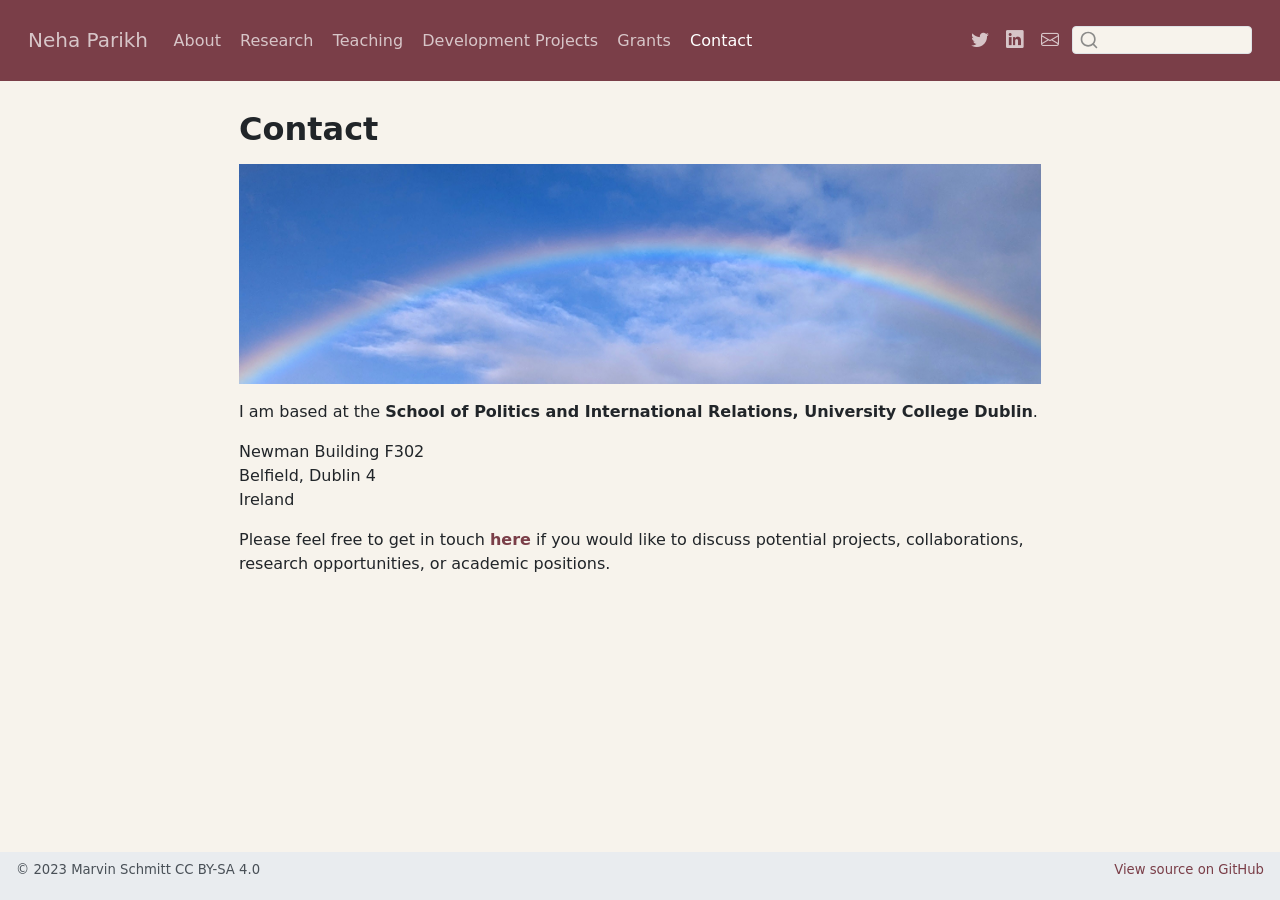
<file: docs/contact/index.html>
<!DOCTYPE html>
<html xmlns="http://www.w3.org/1999/xhtml" lang="en" xml:lang="en"><head>

<meta charset="utf-8">
<meta name="generator" content="quarto-1.10.18">

<meta name="viewport" content="width=device-width, initial-scale=1.0, user-scalable=yes">


<title>Contact – Neha Parikh</title>
<style>
/* Default styles provided by pandoc.
** See https://pandoc.org/MANUAL.html#variables-for-html for config info.
*/
span.smallcaps{font-variant: small-caps;}
div.columns{display: flex; gap: 1.5em;}
div.column{flex: auto;}
@media screen {
div.columns{gap: min(4vw, 1.5em);}
div.column{overflow-x: auto;}
}
div.hanging-indent{margin-left: 1.5em; text-indent: -1.5em;}
ul.task-list{list-style: none;}
ul.task-list li input[type="checkbox"] {
  width: 0.8em;
  margin: 0 0.8em 0.2em -1em; /* quarto-specific, see https://github.com/quarto-dev/quarto-cli/issues/4556 */ 
  vertical-align: middle;
}
</style>


<script src="../site_libs/quarto-nav/quarto-nav.js"></script>
<script src="../site_libs/quarto-nav/headroom.min.js"></script>
<script src="../site_libs/clipboard/clipboard.min.js"></script>
<script src="../site_libs/quarto-search/autocomplete.umd.js"></script>
<script src="../site_libs/quarto-search/fuse.min.js"></script>
<script src="../site_libs/quarto-search/quarto-search.js"></script>
<meta name="quarto:offset" content="../">
<link href="../img/np2.svg" rel="icon" type="image/svg+xml">
<script src="../site_libs/quarto-html/quarto.js" type="module"></script>
<script src="../site_libs/quarto-html/tabsets/tabsets.js" type="module"></script>
<script src="../site_libs/quarto-html/popper.min.js"></script>
<script src="../site_libs/quarto-html/tippy.umd.min.js"></script>
<link href="../site_libs/quarto-html/tippy.css" rel="stylesheet">
<link href="../site_libs/quarto-html/quarto-syntax-highlighting-64a204ab8560d761af7679ceaba22944.css" rel="stylesheet" id="quarto-text-highlighting-styles">
<script src="../site_libs/bootstrap/bootstrap.min.js"></script>
<link href="../site_libs/bootstrap/bootstrap-icons.css" rel="stylesheet">
<link href="../site_libs/bootstrap/bootstrap-d27e4caa25865ff4761397e481066e6b.min.css" rel="stylesheet" append-hash="true" id="quarto-bootstrap" data-mode="light">
<script id="quarto-search-options" type="application/json">{
  "location": "navbar",
  "copy-button": false,
  "collapse-after": 3,
  "panel-placement": "end",
  "type": "textbox",
  "limit": 50,
  "keyboard-shortcut": [
    "f",
    "/",
    "s"
  ],
  "language": {
    "search-no-results-text": "No results",
    "search-matching-documents-text": "matching documents",
    "search-copy-link-title": "Copy link to search",
    "search-hide-matches-text": "Hide additional matches",
    "search-more-match-text": "more match in this document",
    "search-more-matches-text": "more matches in this document",
    "search-clear-button-title": "Clear",
    "search-text-placeholder": "",
    "search-detached-cancel-button-title": "Cancel",
    "search-submit-button-title": "Submit",
    "search-label": "Search"
  }
}</script>


</head>

<body class="nav-fixed fullcontent quarto-light">

<div id="quarto-search-results"></div>
  <header id="quarto-header" class="headroom fixed-top">
    <nav class="navbar navbar-expand-lg " data-bs-theme="dark">
      <div class="navbar-container container-fluid">
      <div class="navbar-brand-container mx-auto">
    <a class="navbar-brand" href="../index.html">
    <span class="navbar-title">Neha Parikh</span>
    </a>
  </div>
            <div id="quarto-search" class="" title="Search"></div>
          <button class="navbar-toggler" type="button" data-bs-toggle="collapse" data-bs-target="#navbarCollapse" aria-controls="navbarCollapse" role="menu" aria-expanded="false" aria-label="Toggle navigation" onclick="if (window.quartoToggleHeadroom) { window.quartoToggleHeadroom(); }">
  <span class="navbar-toggler-icon"></span>
</button>
          <div class="collapse navbar-collapse" id="navbarCollapse">
            <ul class="navbar-nav navbar-nav-scroll me-auto">
  <li class="nav-item">
    <a class="nav-link" href="../about/index.html"> 
<span class="menu-text">About</span></a>
  </li>  
  <li class="nav-item">
    <a class="nav-link" href="../research/index.html"> 
<span class="menu-text">Research</span></a>
  </li>  
  <li class="nav-item">
    <a class="nav-link" href="../teaching/index.html"> 
<span class="menu-text">Teaching</span></a>
  </li>  
  <li class="nav-item">
    <a class="nav-link" href="../developmentprojects/index.html"> 
<span class="menu-text">Development Projects</span></a>
  </li>  
  <li class="nav-item">
    <a class="nav-link" href="../grants/index.html"> 
<span class="menu-text">Grants</span></a>
  </li>  
  <li class="nav-item">
    <a class="nav-link active" href="../contact/index.html" aria-current="page"> 
<span class="menu-text">Contact</span></a>
  </li>  
</ul>
            <ul class="navbar-nav navbar-nav-scroll ms-auto">
  <li class="nav-item compact">
    <a class="nav-link" href="https://x.com/caffeinekicks"> <i class="bi bi-twitter" role="img">
</i> 
<span class="menu-text"></span></a>
  </li>  
  <li class="nav-item compact">
    <a class="nav-link" href="https://www.linkedin.com/in/neha-parikh-90764024/"> <i class="bi bi-linkedin" role="img">
</i> 
<span class="menu-text"></span></a>
  </li>  
  <li class="nav-item compact">
    <a class="nav-link" href="mailto:parikh.neha@gmail.com"> <i class="bi bi-envelope" role="img" aria-label="email">
</i> 
<span class="menu-text"></span></a>
  </li>  
</ul>
          </div> <!-- /navcollapse -->
            <div class="quarto-navbar-tools">
</div>
      </div> <!-- /container-fluid -->
    </nav>
</header>
<!-- content -->
<div id="quarto-content" class="quarto-container page-columns page-rows-contents page-layout-article page-navbar">
<!-- sidebar -->
<!-- margin-sidebar -->
    
<!-- main -->
<main class="content" id="quarto-document-content">

<header id="title-block-header" class="quarto-title-block default">
<div class="quarto-title">
<h1 class="title">Contact</h1>
</div>



<div class="quarto-title-meta">

    
  
    
  </div>
  


</header>


<p><img src="rainbow.jpg" style="width:100%; height:220px; object-fit:cover; object-position:center 20%;"></p>
<p>I am based at the <strong>School of Politics and International Relations, University College Dublin</strong>.</p>
<p>Newman Building F302<br>
Belfield, Dublin 4<br>
Ireland</p>
<p>Please feel free to get in touch <a href="mailto:parikh.neha@gmail.com"><strong>here</strong></a> if you would like to discuss potential projects, collaborations, research opportunities, or academic positions.</p>



</main> <!-- /main -->
<script id="quarto-html-after-body" type="application/javascript">
  window.document.addEventListener("DOMContentLoaded", function (event) {
    const isCodeAnnotation = (el) => {
      for (const clz of el.classList) {
        if (clz.startsWith('code-annotation-')) {                     
          return true;
        }
      }
      return false;
    }
    const onCopySuccess = function(e) {
      // button target
      const button = e.trigger;
      // don't keep focus
      button.blur();
      // flash "checked"
      button.classList.add('code-copy-button-checked');
      var currentTitle = button.getAttribute("title");
      button.setAttribute("title", "Copied!");
      let tooltip;
      if (window.bootstrap) {
        button.setAttribute("data-bs-toggle", "tooltip");
        button.setAttribute("data-bs-placement", "left");
        button.setAttribute("data-bs-title", "Copied!");
        tooltip = new bootstrap.Tooltip(button, 
          { trigger: "manual", 
            customClass: "code-copy-button-tooltip",
            offset: [0, -8]});
        tooltip.show();    
      }
      setTimeout(function() {
        if (tooltip) {
          tooltip.hide();
          button.removeAttribute("data-bs-title");
          button.removeAttribute("data-bs-toggle");
          button.removeAttribute("data-bs-placement");
        }
        button.setAttribute("title", currentTitle);
        button.classList.remove('code-copy-button-checked');
      }, 1000);
      // clear code selection
      e.clearSelection();
    }
    const getTextToCopy = function(trigger) {
      const outerScaffold = trigger.parentElement.cloneNode(true);
      const codeEl = outerScaffold.querySelector('code');
      for (const childEl of codeEl.children) {
        if (isCodeAnnotation(childEl)) {
          childEl.remove();
        }
      }
      return codeEl.innerText;
    }
    const clipboard = new window.ClipboardJS('.code-copy-button:not([data-in-quarto-modal])', {
      text: getTextToCopy
    });
    clipboard.on('success', onCopySuccess);
    if (window.document.getElementById('quarto-embedded-source-code-modal')) {
      const clipboardModal = new window.ClipboardJS('.code-copy-button[data-in-quarto-modal]', {
        text: getTextToCopy,
        container: window.document.getElementById('quarto-embedded-source-code-modal')
      });
      clipboardModal.on('success', onCopySuccess);
    }
      var localhostRegex = new RegExp(/^(?:http|https):\/\/localhost\:?[0-9]*\//);
      var mailtoRegex = new RegExp(/^mailto:/);
        var filterRegex = new RegExp("https:\/\/neha-parikh\.com");
      var isInternal = (href) => {
          return filterRegex.test(href) || localhostRegex.test(href) || mailtoRegex.test(href);
      }
      // Inspect non-navigation links and adorn them if external
     var links = window.document.querySelectorAll('a[href]:not(.nav-link):not(.navbar-brand):not(.toc-action):not(.sidebar-link):not(.sidebar-item-toggle):not(.pagination-link):not(.no-external):not([aria-hidden]):not(.dropdown-item):not(.quarto-navigation-tool):not(.about-link)');
      for (var i=0; i<links.length; i++) {
        const link = links[i];
        if (!isInternal(link.href)) {
          // undo the damage that might have been done by quarto-nav.js in the case of
          // links that we want to consider external
          if (link.dataset.originalHref !== undefined) {
            link.href = link.dataset.originalHref;
          }
        }
      }
    function tippyHover(el, contentFn, onTriggerFn, onUntriggerFn) {
      const config = {
        allowHTML: true,
        maxWidth: 500,
        delay: 100,
        arrow: false,
        appendTo: function(el) {
            return el.parentElement;
        },
        interactive: true,
        interactiveBorder: 10,
        theme: 'quarto',
        placement: 'bottom-start',
      };
      if (contentFn) {
        config.content = contentFn;
      }
      if (onTriggerFn) {
        config.onTrigger = onTriggerFn;
      }
      if (onUntriggerFn) {
        config.onUntrigger = onUntriggerFn;
      }
      window.tippy(el, config); 
    }
    const noterefs = window.document.querySelectorAll('a[role="doc-noteref"]');
    for (var i=0; i<noterefs.length; i++) {
      const ref = noterefs[i];
      tippyHover(ref, function() {
        // use id or data attribute instead here
        let href = ref.getAttribute('data-footnote-href') || ref.getAttribute('href');
        try { href = new URL(href).hash; } catch {}
        const id = href.replace(/^#\/?/, "");
        const note = window.document.getElementById(id);
        if (note) {
          return note.innerHTML;
        } else {
          return "";
        }
      });
    }
    const xrefs = window.document.querySelectorAll('a.quarto-xref');
    const processXRef = (id, note) => {
      // Strip column container classes
      const stripColumnClz = (el) => {
        el.classList.remove("page-full", "page-columns");
        if (el.children) {
          for (const child of el.children) {
            stripColumnClz(child);
          }
        }
      }
      stripColumnClz(note)
      if (id === null || id.startsWith('sec-')) {
        // Special case sections, only their first couple elements
        const container = document.createElement("div");
        if (note.children && note.children.length > 2) {
          container.appendChild(note.children[0].cloneNode(true));
          for (let i = 1; i < note.children.length; i++) {
            const child = note.children[i];
            if (child.tagName === "P" && child.innerText === "") {
              continue;
            } else {
              container.appendChild(child.cloneNode(true));
              break;
            }
          }
          if (window.Quarto?.typesetMath) {
            window.Quarto.typesetMath(container);
          }
          return container.innerHTML
        } else {
          if (window.Quarto?.typesetMath) {
            window.Quarto.typesetMath(note);
          }
          return note.innerHTML;
        }
      } else {
        // Remove any anchor links if they are present
        const anchorLink = note.querySelector('a.anchorjs-link');
        if (anchorLink) {
          anchorLink.remove();
        }
        if (window.Quarto?.typesetMath) {
          window.Quarto.typesetMath(note);
        }
        if (note.classList.contains("callout")) {
          return note.outerHTML;
        } else {
          return note.innerHTML;
        }
      }
    }
    for (var i=0; i<xrefs.length; i++) {
      const xref = xrefs[i];
      tippyHover(xref, undefined, function(instance) {
        instance.disable();
        let url = xref.getAttribute('href');
        let hash = undefined; 
        if (url.startsWith('#')) {
          hash = url;
        } else {
          try { hash = new URL(url).hash; } catch {}
        }
        if (hash) {
          const id = hash.replace(/^#\/?/, "");
          const note = window.document.getElementById(id);
          if (note !== null) {
            try {
              const html = processXRef(id, note.cloneNode(true));
              instance.setContent(html);
            } finally {
              instance.enable();
              instance.show();
            }
          } else {
            // See if we can fetch this
            fetch(url.split('#')[0])
            .then(res => res.text())
            .then(html => {
              const parser = new DOMParser();
              const htmlDoc = parser.parseFromString(html, "text/html");
              const note = htmlDoc.getElementById(id);
              if (note !== null) {
                const html = processXRef(id, note);
                instance.setContent(html);
              } 
            }).finally(() => {
              instance.enable();
              instance.show();
            });
          }
        } else {
          // See if we can fetch a full url (with no hash to target)
          // This is a special case and we should probably do some content thinning / targeting
          fetch(url)
          .then(res => res.text())
          .then(html => {
            const parser = new DOMParser();
            const htmlDoc = parser.parseFromString(html, "text/html");
            const note = htmlDoc.querySelector('main.content');
            if (note !== null) {
              // This should only happen for chapter cross references
              // (since there is no id in the URL)
              // remove the first header
              if (note.children.length > 0 && note.children[0].tagName === "HEADER") {
                note.children[0].remove();
              }
              const html = processXRef(null, note);
              instance.setContent(html);
            } 
          }).finally(() => {
            instance.enable();
            instance.show();
          });
        }
      }, function(instance) {
      });
    }
        let selectedAnnoteEl;
        const selectorForAnnotation = ( cell, annotation) => {
          let cellAttr = 'data-code-cell="' + cell + '"';
          let lineAttr = 'data-code-annotation="' +  annotation + '"';
          const selector = 'span[' + cellAttr + '][' + lineAttr + ']';
          return selector;
        }
        const selectCodeLines = (annoteEl) => {
          const doc = window.document;
          const targetCell = annoteEl.getAttribute("data-target-cell");
          const targetAnnotation = annoteEl.getAttribute("data-target-annotation");
          const annoteSpan = window.document.querySelector(selectorForAnnotation(targetCell, targetAnnotation));
          const lines = annoteSpan.getAttribute("data-code-lines").split(",");
          const lineIds = lines.map((line) => {
            return targetCell + "-" + line;
          })
          let top = null;
          let height = null;
          let parent = null;
          if (lineIds.length > 0) {
              //compute the position of the single el (top and bottom and make a div)
              const el = window.document.getElementById(lineIds[0]);
              top = el.offsetTop;
              height = el.offsetHeight;
              parent = el.parentElement.parentElement;
            if (lineIds.length > 1) {
              const lastEl = window.document.getElementById(lineIds[lineIds.length - 1]);
              const bottom = lastEl.offsetTop + lastEl.offsetHeight;
              height = bottom - top;
            }
            if (top !== null && height !== null && parent !== null) {
              // cook up a div (if necessary) and position it 
              let div = window.document.getElementById("code-annotation-line-highlight");
              if (div === null) {
                div = window.document.createElement("div");
                div.setAttribute("id", "code-annotation-line-highlight");
                div.style.position = 'absolute';
                parent.appendChild(div);
              }
              div.style.top = top - 2 + "px";
              div.style.height = height + 4 + "px";
              div.style.left = 0;
              let gutterDiv = window.document.getElementById("code-annotation-line-highlight-gutter");
              if (gutterDiv === null) {
                gutterDiv = window.document.createElement("div");
                gutterDiv.setAttribute("id", "code-annotation-line-highlight-gutter");
                gutterDiv.style.position = 'absolute';
                const codeCell = window.document.getElementById(targetCell);
                const gutter = codeCell.querySelector('.code-annotation-gutter');
                gutter.appendChild(gutterDiv);
              }
              gutterDiv.style.top = top - 2 + "px";
              gutterDiv.style.height = height + 4 + "px";
            }
            selectedAnnoteEl = annoteEl;
          }
        };
        const unselectCodeLines = () => {
          const elementsIds = ["code-annotation-line-highlight", "code-annotation-line-highlight-gutter"];
          elementsIds.forEach((elId) => {
            const div = window.document.getElementById(elId);
            if (div) {
              div.remove();
            }
          });
          selectedAnnoteEl = undefined;
        };
          // Handle positioning of the toggle
      window.addEventListener(
        "resize",
        throttle(() => {
          elRect = undefined;
          if (selectedAnnoteEl) {
            selectCodeLines(selectedAnnoteEl);
          }
        }, 10)
      );
      function throttle(fn, ms) {
      let throttle = false;
      let timer;
        return (...args) => {
          if(!throttle) { // first call gets through
              fn.apply(this, args);
              throttle = true;
          } else { // all the others get throttled
              if(timer) clearTimeout(timer); // cancel #2
              timer = setTimeout(() => {
                fn.apply(this, args);
                timer = throttle = false;
              }, ms);
          }
        };
      }
        // Attach click handler to the DT
        const annoteDls = window.document.querySelectorAll('dt[data-target-cell]');
        for (const annoteDlNode of annoteDls) {
          annoteDlNode.addEventListener('click', (event) => {
            const clickedEl = event.target;
            if (clickedEl !== selectedAnnoteEl) {
              unselectCodeLines();
              const activeEl = window.document.querySelector('dt[data-target-cell].code-annotation-active');
              if (activeEl) {
                activeEl.classList.remove('code-annotation-active');
              }
              selectCodeLines(clickedEl);
              clickedEl.classList.add('code-annotation-active');
            } else {
              // Unselect the line
              unselectCodeLines();
              clickedEl.classList.remove('code-annotation-active');
            }
          });
        }
    const findCites = (el) => {
      const parentEl = el.parentElement;
      if (parentEl) {
        const cites = parentEl.dataset.cites;
        if (cites) {
          return {
            el,
            cites: cites.split(' ')
          };
        } else {
          return findCites(el.parentElement)
        }
      } else {
        return undefined;
      }
    };
    var bibliorefs = window.document.querySelectorAll('a[role="doc-biblioref"]');
    for (var i=0; i<bibliorefs.length; i++) {
      const ref = bibliorefs[i];
      const citeInfo = findCites(ref);
      if (citeInfo) {
        tippyHover(citeInfo.el, function() {
          var popup = window.document.createElement('div');
          citeInfo.cites.forEach(function(cite) {
            var citeDiv = window.document.createElement('div');
            citeDiv.classList.add('hanging-indent');
            citeDiv.classList.add('csl-entry');
            var biblioDiv = window.document.getElementById('ref-' + cite);
            if (biblioDiv) {
              citeDiv.innerHTML = biblioDiv.innerHTML;
            }
            popup.appendChild(citeDiv);
          });
          return popup.innerHTML;
        });
      }
    }
  });
  </script>
</div> <!-- /content -->
<footer class="footer">
  <div class="nav-footer">
    <div class="nav-footer-left">
<p><span class="faux-block">© 2023 Marvin Schmitt CC BY-SA 4.0</span></p>
</div>   
    <div class="nav-footer-center">
      &nbsp;
    </div>
    <div class="nav-footer-right">
<p><span class="faux-block"><a href="https://github.com/marvinschmitt/quarto-website-template/">View source on GitHub</a></span></p>
</div>
  </div>
</footer>




</body></html>
</file>
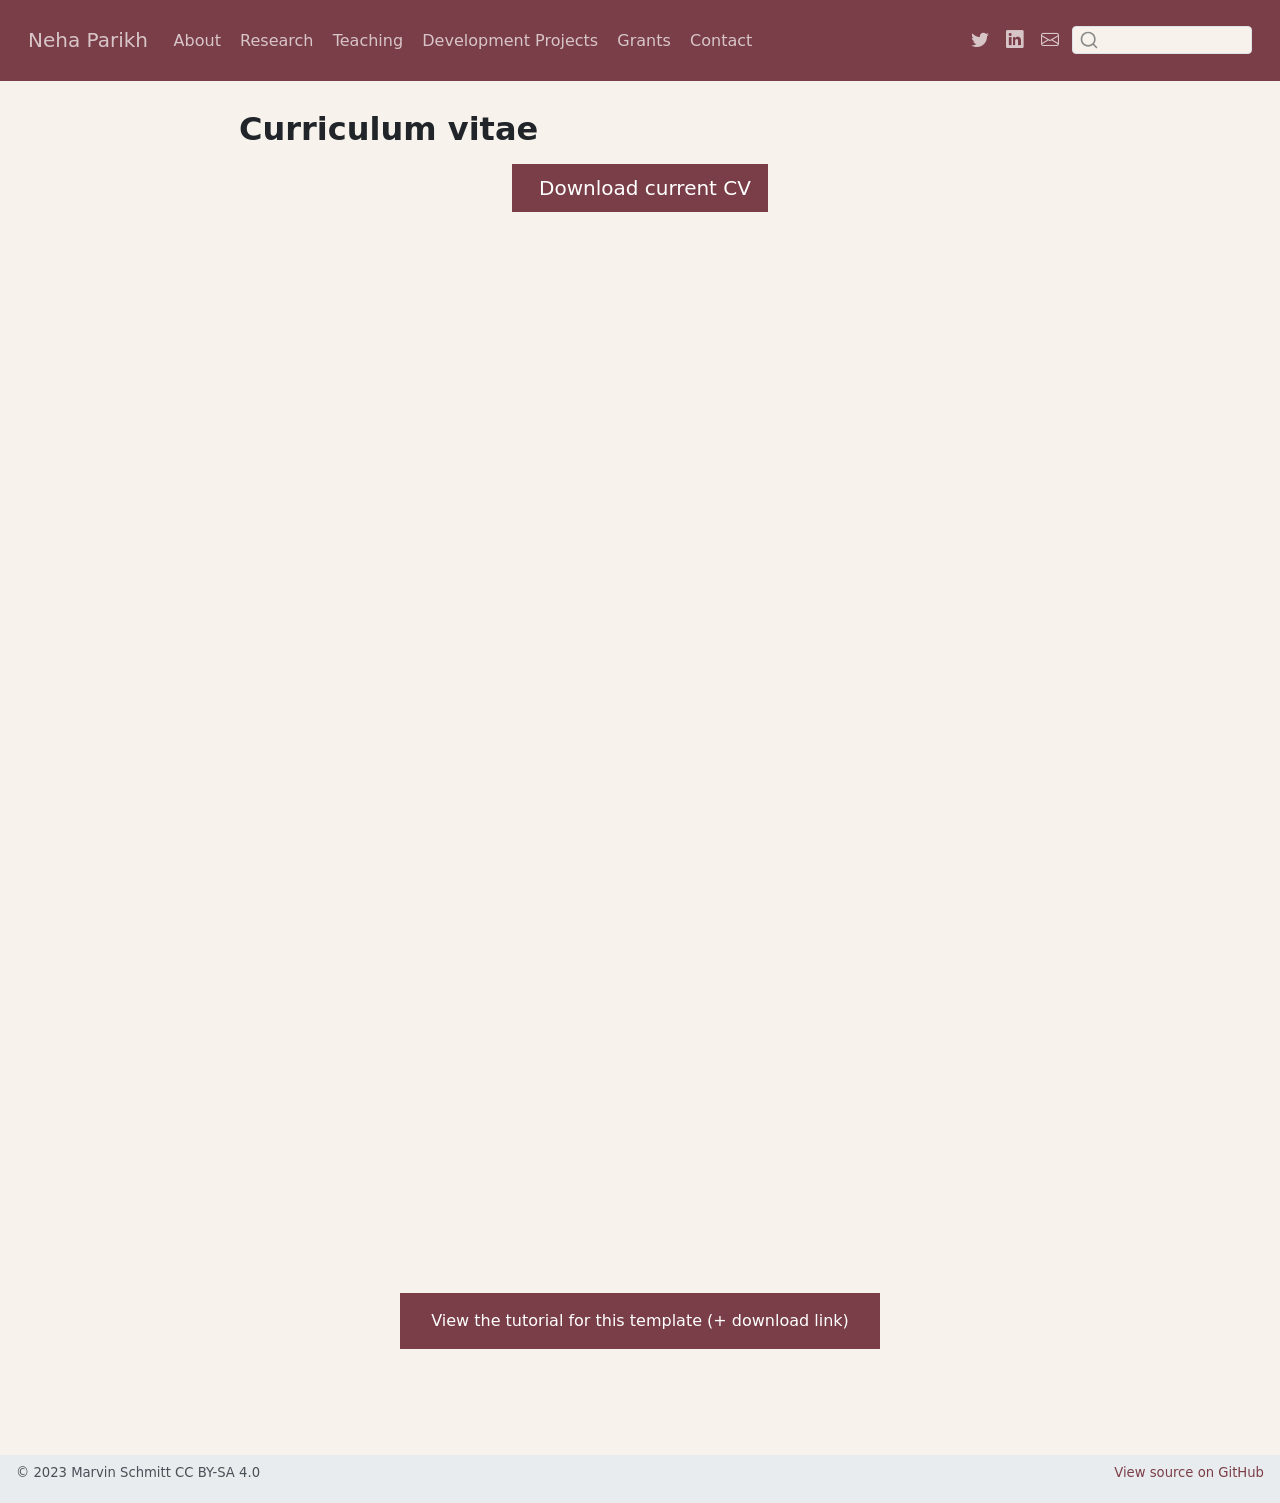
<file: docs/cv/index.html>
<!DOCTYPE html>
<html xmlns="http://www.w3.org/1999/xhtml" lang="en" xml:lang="en"><head>
<meta http-equiv="Content-Type" content="text/html; charset=UTF-8">
<meta charset="utf-8">
<meta name="generator" content="quarto-1.10.18">
<meta name="viewport" content="width=device-width, initial-scale=1.0, user-scalable=yes">
<title>Curriculum vitae – Neha Parikh</title>
<style>
/* Default styles provided by pandoc.
** See https://pandoc.org/MANUAL.html#variables-for-html for config info.
*/
span.smallcaps{font-variant: small-caps;}
div.columns{display: flex; gap: 1.5em;}
div.column{flex: auto;}
@media screen {
div.columns{gap: min(4vw, 1.5em);}
div.column{overflow-x: auto;}
}
div.hanging-indent{margin-left: 1.5em; text-indent: -1.5em;}
ul.task-list{list-style: none;}
ul.task-list li input[type="checkbox"] {
  width: 0.8em;
  margin: 0 0.8em 0.2em -1em; /* quarto-specific, see https://github.com/quarto-dev/quarto-cli/issues/4556 */ 
  vertical-align: middle;
}
</style>

<script src="../site_libs/quarto-nav/quarto-nav.js"></script>
<script src="../site_libs/quarto-nav/headroom.min.js"></script>
<script src="../site_libs/clipboard/clipboard.min.js"></script>
<script src="../site_libs/quarto-search/autocomplete.umd.js"></script>
<script src="../site_libs/quarto-search/fuse.min.js"></script>
<script src="../site_libs/quarto-search/quarto-search.js"></script>
<meta name="quarto:offset" content="../">
<link href="../img/np2.svg" rel="icon" type="image/svg+xml">
<script src="../site_libs/quarto-html/quarto.js" type="module"></script>
<script src="../site_libs/quarto-html/tabsets/tabsets.js" type="module"></script>
<script src="../site_libs/quarto-html/popper.min.js"></script>
<script src="../site_libs/quarto-html/tippy.umd.min.js"></script>
<link href="../site_libs/quarto-html/tippy.css" rel="stylesheet">
<link href="../site_libs/quarto-html/quarto-syntax-highlighting-64a204ab8560d761af7679ceaba22944.css" rel="stylesheet" id="quarto-text-highlighting-styles">
<script src="../site_libs/bootstrap/bootstrap.min.js"></script>
<link href="../site_libs/bootstrap/bootstrap-icons.css" rel="stylesheet">
<link href="../site_libs/bootstrap/bootstrap-d27e4caa25865ff4761397e481066e6b.min.css" rel="stylesheet" append-hash="true" id="quarto-bootstrap" data-mode="light"><script id="quarto-search-options" type="application/json">{
  "location": "navbar",
  "copy-button": false,
  "collapse-after": 3,
  "panel-placement": "end",
  "type": "textbox",
  "limit": 50,
  "keyboard-shortcut": [
    "f",
    "/",
    "s"
  ],
  "language": {
    "search-no-results-text": "No results",
    "search-matching-documents-text": "matching documents",
    "search-copy-link-title": "Copy link to search",
    "search-hide-matches-text": "Hide additional matches",
    "search-more-match-text": "more match in this document",
    "search-more-matches-text": "more matches in this document",
    "search-clear-button-title": "Clear",
    "search-text-placeholder": "",
    "search-detached-cancel-button-title": "Cancel",
    "search-submit-button-title": "Submit",
    "search-label": "Search"
  }
}</script>
</head>
<body class="nav-fixed fullcontent quarto-light">

<div id="quarto-search-results"></div>
  <header id="quarto-header" class="headroom fixed-top"><nav class="navbar navbar-expand-lg " data-bs-theme="dark"><div class="navbar-container container-fluid">
      <div class="navbar-brand-container mx-auto">
    <a class="navbar-brand" href="../index.html">
    <span class="navbar-title">Neha Parikh</span>
    </a>
  </div>
            <div id="quarto-search" class="" title="Search"></div>
          <button class="navbar-toggler" type="button" data-bs-toggle="collapse" data-bs-target="#navbarCollapse" aria-controls="navbarCollapse" role="menu" aria-expanded="false" aria-label="Toggle navigation" onclick="if (window.quartoToggleHeadroom) { window.quartoToggleHeadroom(); }">
  <span class="navbar-toggler-icon"></span>
</button>
          <div class="collapse navbar-collapse" id="navbarCollapse">
            <ul class="navbar-nav navbar-nav-scroll me-auto">
<li class="nav-item">
    <a class="nav-link" href="../about/index.html"> 
<span class="menu-text">About</span></a>
  </li>  
  <li class="nav-item">
    <a class="nav-link" href="../research/index.html"> 
<span class="menu-text">Research</span></a>
  </li>  
  <li class="nav-item">
    <a class="nav-link" href="../teaching/index.html"> 
<span class="menu-text">Teaching</span></a>
  </li>  
  <li class="nav-item">
    <a class="nav-link" href="../developmentprojects/index.html"> 
<span class="menu-text">Development Projects</span></a>
  </li>  
  <li class="nav-item">
    <a class="nav-link" href="../grants/index.html"> 
<span class="menu-text">Grants</span></a>
  </li>  
  <li class="nav-item">
    <a class="nav-link" href="../contact/index.html"> 
<span class="menu-text">Contact</span></a>
  </li>  
</ul>
<ul class="navbar-nav navbar-nav-scroll ms-auto">
<li class="nav-item compact">
    <a class="nav-link" href="https://x.com/caffeinekicks"> <i class="bi bi-twitter" role="img">
</i> 
<span class="menu-text"></span></a>
  </li>  
  <li class="nav-item compact">
    <a class="nav-link" href="https://www.linkedin.com/in/neha-parikh-90764024/"> <i class="bi bi-linkedin" role="img">
</i> 
<span class="menu-text"></span></a>
  </li>  
  <li class="nav-item compact">
    <a class="nav-link" href="mailto:parikh.neha@gmail.com"> <i class="bi bi-envelope" role="img" aria-label="email">
</i> 
<span class="menu-text"></span></a>
  </li>  
</ul>
</div> <!-- /navcollapse -->
            <div class="quarto-navbar-tools">
</div>
      </div> <!-- /container-fluid -->
    </nav></header><!-- content --><div id="quarto-content" class="quarto-container page-columns page-rows-contents page-layout-article page-navbar">
<!-- sidebar -->
<!-- margin-sidebar -->
    
<!-- main -->
<main class="content" id="quarto-document-content"><header id="title-block-header" class="quarto-title-block default"><div class="quarto-title">
<h1 class="title">Curriculum vitae</h1>
</div>



<div class="quarto-title-meta">

    
  
    
  </div>
  


</header><div class="cell">
<style type="text/css">
.embed-container {
    position: relative;
    padding-bottom: 129%;
    height: 0;
    overflow: hidden;
    max-width: 100%;
}
.embed-container iframe,
.embed-container object,
.embed-container embed {
    position: absolute;
    top: 0;
    left: 0;
    width: 100%;
    height: 100%;
}
</style>
</div>
<p class="text-center">
  <a class="btn btn-primary btn-lg cv-download" href="cv.pdf" target="_blank">
    <i class="fa-solid fa-file-arrow-down"></i> Download current CV
  </a>
</p>
<div class="embed-container">
  <iframe src="cv.pdf#toolbar=0" style="border: 0.5px;width: 100%;"></iframe>
</div>
<div style="margin: 30px; text-align: center;">
<a class="btn btn-primary" href="https://www.marvinschmitt.com/blog/website-tutorial-quarto/" role="button" target="_blank" style="padding: 15px 30px;">View the tutorial for this template (+ download link)</a>
</div>



</main><!-- /main --><script id="quarto-html-after-body" type="application/javascript">
  window.document.addEventListener("DOMContentLoaded", function (event) {
    const isCodeAnnotation = (el) => {
      for (const clz of el.classList) {
        if (clz.startsWith('code-annotation-')) {                     
          return true;
        }
      }
      return false;
    }
    const onCopySuccess = function(e) {
      // button target
      const button = e.trigger;
      // don't keep focus
      button.blur();
      // flash "checked"
      button.classList.add('code-copy-button-checked');
      var currentTitle = button.getAttribute("title");
      button.setAttribute("title", "Copied!");
      let tooltip;
      if (window.bootstrap) {
        button.setAttribute("data-bs-toggle", "tooltip");
        button.setAttribute("data-bs-placement", "left");
        button.setAttribute("data-bs-title", "Copied!");
        tooltip = new bootstrap.Tooltip(button, 
          { trigger: "manual", 
            customClass: "code-copy-button-tooltip",
            offset: [0, -8]});
        tooltip.show();    
      }
      setTimeout(function() {
        if (tooltip) {
          tooltip.hide();
          button.removeAttribute("data-bs-title");
          button.removeAttribute("data-bs-toggle");
          button.removeAttribute("data-bs-placement");
        }
        button.setAttribute("title", currentTitle);
        button.classList.remove('code-copy-button-checked');
      }, 1000);
      // clear code selection
      e.clearSelection();
    }
    const getTextToCopy = function(trigger) {
      const outerScaffold = trigger.parentElement.cloneNode(true);
      const codeEl = outerScaffold.querySelector('code');
      for (const childEl of codeEl.children) {
        if (isCodeAnnotation(childEl)) {
          childEl.remove();
        }
      }
      return codeEl.innerText;
    }
    const clipboard = new window.ClipboardJS('.code-copy-button:not([data-in-quarto-modal])', {
      text: getTextToCopy
    });
    clipboard.on('success', onCopySuccess);
    if (window.document.getElementById('quarto-embedded-source-code-modal')) {
      const clipboardModal = new window.ClipboardJS('.code-copy-button[data-in-quarto-modal]', {
        text: getTextToCopy,
        container: window.document.getElementById('quarto-embedded-source-code-modal')
      });
      clipboardModal.on('success', onCopySuccess);
    }
      var localhostRegex = new RegExp(/^(?:http|https):\/\/localhost\:?[0-9]*\//);
      var mailtoRegex = new RegExp(/^mailto:/);
        var filterRegex = new RegExp("https:\/\/neha-parikh\.com");
      var isInternal = (href) => {
          return filterRegex.test(href) || localhostRegex.test(href) || mailtoRegex.test(href);
      }
      // Inspect non-navigation links and adorn them if external
     var links = window.document.querySelectorAll('a[href]:not(.nav-link):not(.navbar-brand):not(.toc-action):not(.sidebar-link):not(.sidebar-item-toggle):not(.pagination-link):not(.no-external):not([aria-hidden]):not(.dropdown-item):not(.quarto-navigation-tool):not(.about-link)');
      for (var i=0; i<links.length; i++) {
        const link = links[i];
        if (!isInternal(link.href)) {
          // undo the damage that might have been done by quarto-nav.js in the case of
          // links that we want to consider external
          if (link.dataset.originalHref !== undefined) {
            link.href = link.dataset.originalHref;
          }
        }
      }
    function tippyHover(el, contentFn, onTriggerFn, onUntriggerFn) {
      const config = {
        allowHTML: true,
        maxWidth: 500,
        delay: 100,
        arrow: false,
        appendTo: function(el) {
            return el.parentElement;
        },
        interactive: true,
        interactiveBorder: 10,
        theme: 'quarto',
        placement: 'bottom-start',
      };
      if (contentFn) {
        config.content = contentFn;
      }
      if (onTriggerFn) {
        config.onTrigger = onTriggerFn;
      }
      if (onUntriggerFn) {
        config.onUntrigger = onUntriggerFn;
      }
      window.tippy(el, config); 
    }
    const noterefs = window.document.querySelectorAll('a[role="doc-noteref"]');
    for (var i=0; i<noterefs.length; i++) {
      const ref = noterefs[i];
      tippyHover(ref, function() {
        // use id or data attribute instead here
        let href = ref.getAttribute('data-footnote-href') || ref.getAttribute('href');
        try { href = new URL(href).hash; } catch {}
        const id = href.replace(/^#\/?/, "");
        const note = window.document.getElementById(id);
        if (note) {
          return note.innerHTML;
        } else {
          return "";
        }
      });
    }
    const xrefs = window.document.querySelectorAll('a.quarto-xref');
    const processXRef = (id, note) => {
      // Strip column container classes
      const stripColumnClz = (el) => {
        el.classList.remove("page-full", "page-columns");
        if (el.children) {
          for (const child of el.children) {
            stripColumnClz(child);
          }
        }
      }
      stripColumnClz(note)
      if (id === null || id.startsWith('sec-')) {
        // Special case sections, only their first couple elements
        const container = document.createElement("div");
        if (note.children && note.children.length > 2) {
          container.appendChild(note.children[0].cloneNode(true));
          for (let i = 1; i < note.children.length; i++) {
            const child = note.children[i];
            if (child.tagName === "P" && child.innerText === "") {
              continue;
            } else {
              container.appendChild(child.cloneNode(true));
              break;
            }
          }
          if (window.Quarto?.typesetMath) {
            window.Quarto.typesetMath(container);
          }
          return container.innerHTML
        } else {
          if (window.Quarto?.typesetMath) {
            window.Quarto.typesetMath(note);
          }
          return note.innerHTML;
        }
      } else {
        // Remove any anchor links if they are present
        const anchorLink = note.querySelector('a.anchorjs-link');
        if (anchorLink) {
          anchorLink.remove();
        }
        if (window.Quarto?.typesetMath) {
          window.Quarto.typesetMath(note);
        }
        if (note.classList.contains("callout")) {
          return note.outerHTML;
        } else {
          return note.innerHTML;
        }
      }
    }
    for (var i=0; i<xrefs.length; i++) {
      const xref = xrefs[i];
      tippyHover(xref, undefined, function(instance) {
        instance.disable();
        let url = xref.getAttribute('href');
        let hash = undefined; 
        if (url.startsWith('#')) {
          hash = url;
        } else {
          try { hash = new URL(url).hash; } catch {}
        }
        if (hash) {
          const id = hash.replace(/^#\/?/, "");
          const note = window.document.getElementById(id);
          if (note !== null) {
            try {
              const html = processXRef(id, note.cloneNode(true));
              instance.setContent(html);
            } finally {
              instance.enable();
              instance.show();
            }
          } else {
            // See if we can fetch this
            fetch(url.split('#')[0])
            .then(res => res.text())
            .then(html => {
              const parser = new DOMParser();
              const htmlDoc = parser.parseFromString(html, "text/html");
              const note = htmlDoc.getElementById(id);
              if (note !== null) {
                const html = processXRef(id, note);
                instance.setContent(html);
              } 
            }).finally(() => {
              instance.enable();
              instance.show();
            });
          }
        } else {
          // See if we can fetch a full url (with no hash to target)
          // This is a special case and we should probably do some content thinning / targeting
          fetch(url)
          .then(res => res.text())
          .then(html => {
            const parser = new DOMParser();
            const htmlDoc = parser.parseFromString(html, "text/html");
            const note = htmlDoc.querySelector('main.content');
            if (note !== null) {
              // This should only happen for chapter cross references
              // (since there is no id in the URL)
              // remove the first header
              if (note.children.length > 0 && note.children[0].tagName === "HEADER") {
                note.children[0].remove();
              }
              const html = processXRef(null, note);
              instance.setContent(html);
            } 
          }).finally(() => {
            instance.enable();
            instance.show();
          });
        }
      }, function(instance) {
      });
    }
        let selectedAnnoteEl;
        const selectorForAnnotation = ( cell, annotation) => {
          let cellAttr = 'data-code-cell="' + cell + '"';
          let lineAttr = 'data-code-annotation="' +  annotation + '"';
          const selector = 'span[' + cellAttr + '][' + lineAttr + ']';
          return selector;
        }
        const selectCodeLines = (annoteEl) => {
          const doc = window.document;
          const targetCell = annoteEl.getAttribute("data-target-cell");
          const targetAnnotation = annoteEl.getAttribute("data-target-annotation");
          const annoteSpan = window.document.querySelector(selectorForAnnotation(targetCell, targetAnnotation));
          const lines = annoteSpan.getAttribute("data-code-lines").split(",");
          const lineIds = lines.map((line) => {
            return targetCell + "-" + line;
          })
          let top = null;
          let height = null;
          let parent = null;
          if (lineIds.length > 0) {
              //compute the position of the single el (top and bottom and make a div)
              const el = window.document.getElementById(lineIds[0]);
              top = el.offsetTop;
              height = el.offsetHeight;
              parent = el.parentElement.parentElement;
            if (lineIds.length > 1) {
              const lastEl = window.document.getElementById(lineIds[lineIds.length - 1]);
              const bottom = lastEl.offsetTop + lastEl.offsetHeight;
              height = bottom - top;
            }
            if (top !== null && height !== null && parent !== null) {
              // cook up a div (if necessary) and position it 
              let div = window.document.getElementById("code-annotation-line-highlight");
              if (div === null) {
                div = window.document.createElement("div");
                div.setAttribute("id", "code-annotation-line-highlight");
                div.style.position = 'absolute';
                parent.appendChild(div);
              }
              div.style.top = top - 2 + "px";
              div.style.height = height + 4 + "px";
              div.style.left = 0;
              let gutterDiv = window.document.getElementById("code-annotation-line-highlight-gutter");
              if (gutterDiv === null) {
                gutterDiv = window.document.createElement("div");
                gutterDiv.setAttribute("id", "code-annotation-line-highlight-gutter");
                gutterDiv.style.position = 'absolute';
                const codeCell = window.document.getElementById(targetCell);
                const gutter = codeCell.querySelector('.code-annotation-gutter');
                gutter.appendChild(gutterDiv);
              }
              gutterDiv.style.top = top - 2 + "px";
              gutterDiv.style.height = height + 4 + "px";
            }
            selectedAnnoteEl = annoteEl;
          }
        };
        const unselectCodeLines = () => {
          const elementsIds = ["code-annotation-line-highlight", "code-annotation-line-highlight-gutter"];
          elementsIds.forEach((elId) => {
            const div = window.document.getElementById(elId);
            if (div) {
              div.remove();
            }
          });
          selectedAnnoteEl = undefined;
        };
          // Handle positioning of the toggle
      window.addEventListener(
        "resize",
        throttle(() => {
          elRect = undefined;
          if (selectedAnnoteEl) {
            selectCodeLines(selectedAnnoteEl);
          }
        }, 10)
      );
      function throttle(fn, ms) {
      let throttle = false;
      let timer;
        return (...args) => {
          if(!throttle) { // first call gets through
              fn.apply(this, args);
              throttle = true;
          } else { // all the others get throttled
              if(timer) clearTimeout(timer); // cancel #2
              timer = setTimeout(() => {
                fn.apply(this, args);
                timer = throttle = false;
              }, ms);
          }
        };
      }
        // Attach click handler to the DT
        const annoteDls = window.document.querySelectorAll('dt[data-target-cell]');
        for (const annoteDlNode of annoteDls) {
          annoteDlNode.addEventListener('click', (event) => {
            const clickedEl = event.target;
            if (clickedEl !== selectedAnnoteEl) {
              unselectCodeLines();
              const activeEl = window.document.querySelector('dt[data-target-cell].code-annotation-active');
              if (activeEl) {
                activeEl.classList.remove('code-annotation-active');
              }
              selectCodeLines(clickedEl);
              clickedEl.classList.add('code-annotation-active');
            } else {
              // Unselect the line
              unselectCodeLines();
              clickedEl.classList.remove('code-annotation-active');
            }
          });
        }
    const findCites = (el) => {
      const parentEl = el.parentElement;
      if (parentEl) {
        const cites = parentEl.dataset.cites;
        if (cites) {
          return {
            el,
            cites: cites.split(' ')
          };
        } else {
          return findCites(el.parentElement)
        }
      } else {
        return undefined;
      }
    };
    var bibliorefs = window.document.querySelectorAll('a[role="doc-biblioref"]');
    for (var i=0; i<bibliorefs.length; i++) {
      const ref = bibliorefs[i];
      const citeInfo = findCites(ref);
      if (citeInfo) {
        tippyHover(citeInfo.el, function() {
          var popup = window.document.createElement('div');
          citeInfo.cites.forEach(function(cite) {
            var citeDiv = window.document.createElement('div');
            citeDiv.classList.add('hanging-indent');
            citeDiv.classList.add('csl-entry');
            var biblioDiv = window.document.getElementById('ref-' + cite);
            if (biblioDiv) {
              citeDiv.innerHTML = biblioDiv.innerHTML;
            }
            popup.appendChild(citeDiv);
          });
          return popup.innerHTML;
        });
      }
    }
  });
  </script>
</div> <!-- /content -->
<footer class="footer"><div class="nav-footer">
    <div class="nav-footer-left">
<p><span class="faux-block">© 2023 Marvin Schmitt CC BY-SA 4.0</span></p>
</div>   
    <div class="nav-footer-center">
      &nbsp;
    </div>
    <div class="nav-footer-right">
<p><span class="faux-block"><a href="https://github.com/marvinschmitt/quarto-website-template/">View source on GitHub</a></span></p>
</div>
  </div>
</footer>


</body></html>
</file>
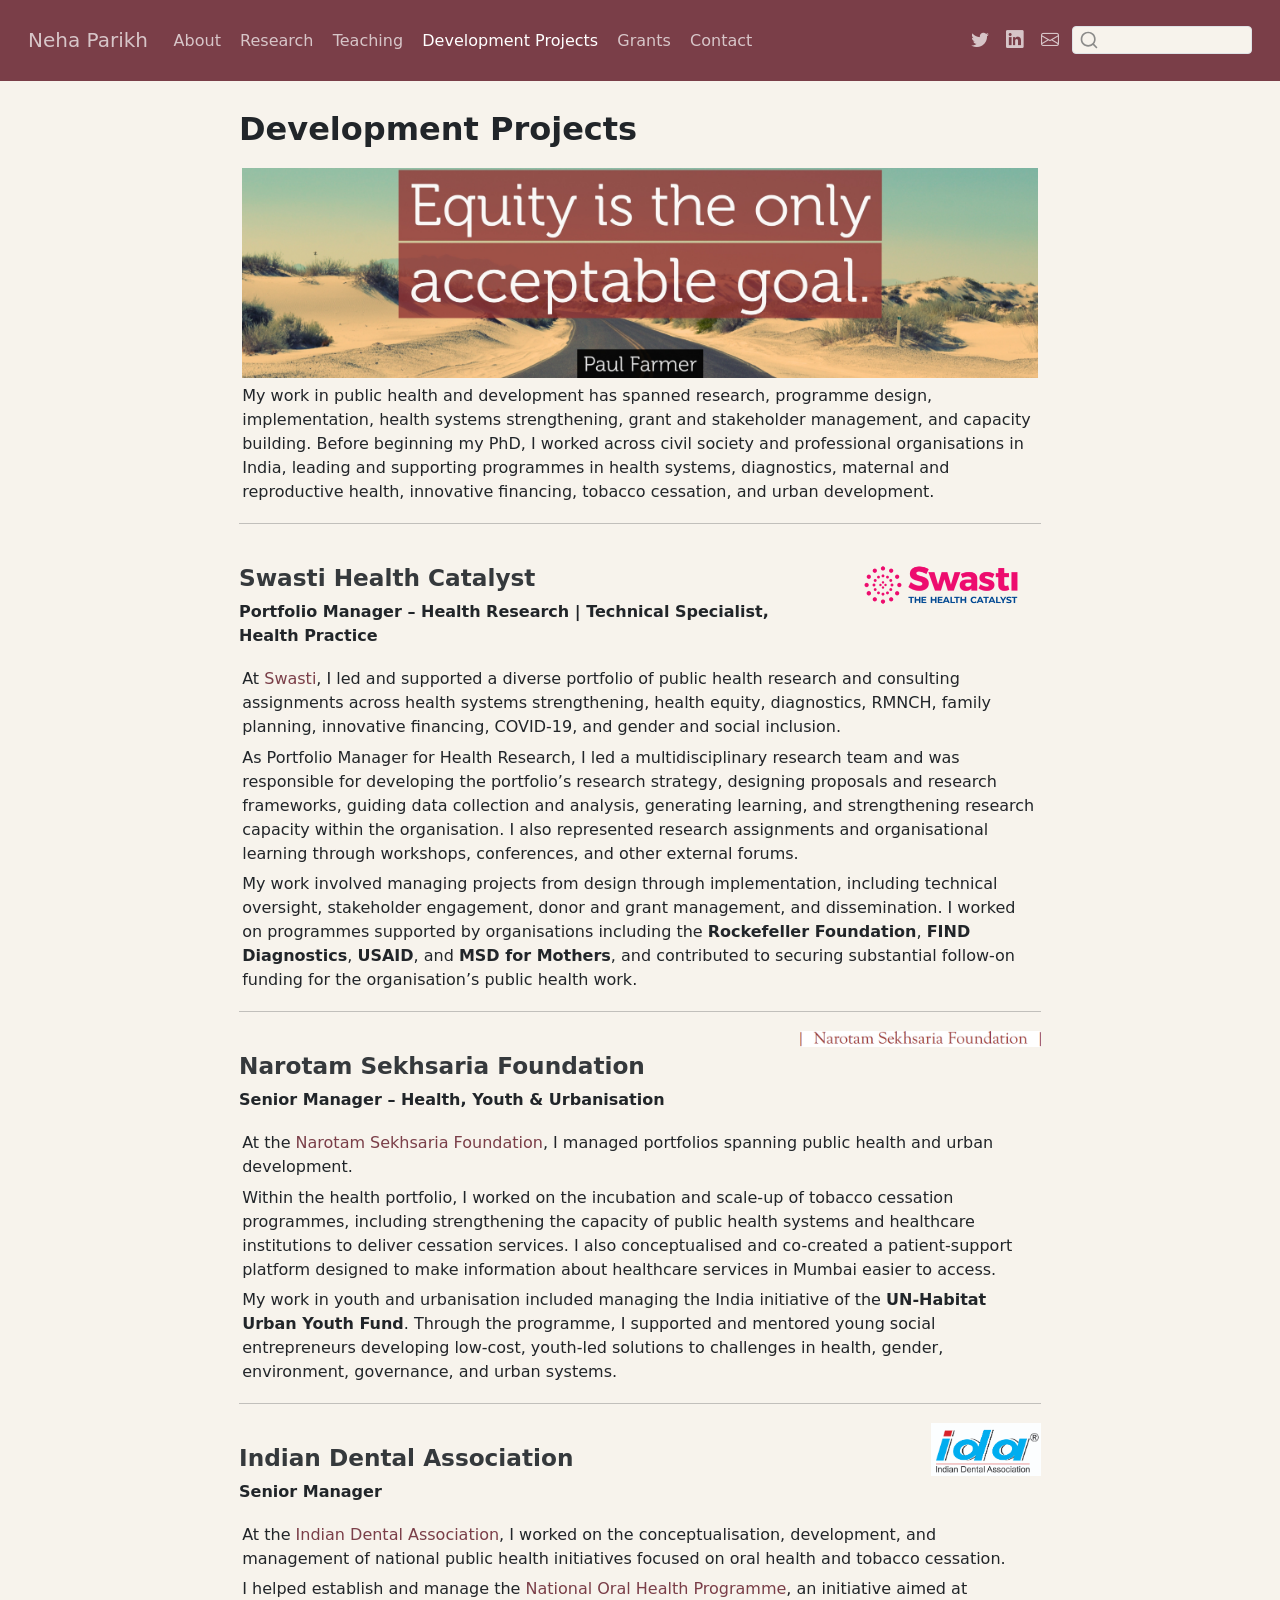
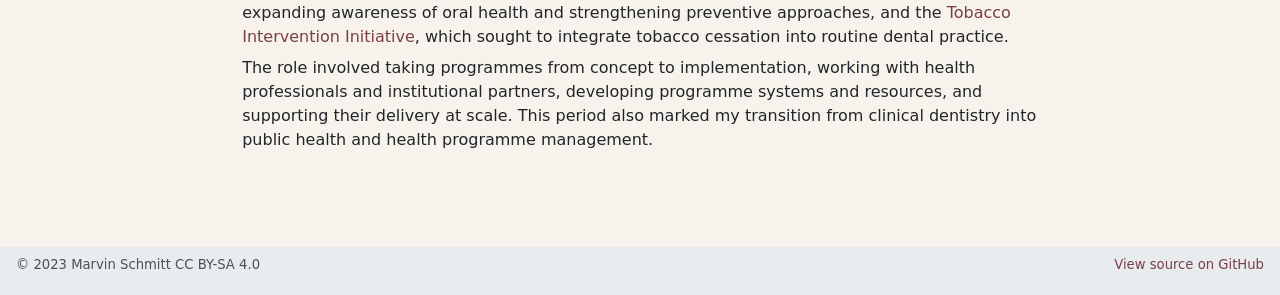
<file: docs/developmentprojects/index.html>
<!DOCTYPE html>
<html xmlns="http://www.w3.org/1999/xhtml" lang="en" xml:lang="en"><head>

<meta charset="utf-8">
<meta name="generator" content="quarto-1.10.18">

<meta name="viewport" content="width=device-width, initial-scale=1.0, user-scalable=yes">


<title>Development Projects – Neha Parikh</title>
<style>
/* Default styles provided by pandoc.
** See https://pandoc.org/MANUAL.html#variables-for-html for config info.
*/
span.smallcaps{font-variant: small-caps;}
div.columns{display: flex; gap: 1.5em;}
div.column{flex: auto;}
@media screen {
div.columns{gap: min(4vw, 1.5em);}
div.column{overflow-x: auto;}
}
div.hanging-indent{margin-left: 1.5em; text-indent: -1.5em;}
ul.task-list{list-style: none;}
ul.task-list li input[type="checkbox"] {
  width: 0.8em;
  margin: 0 0.8em 0.2em -1em; /* quarto-specific, see https://github.com/quarto-dev/quarto-cli/issues/4556 */ 
  vertical-align: middle;
}
</style>


<script src="../site_libs/quarto-nav/quarto-nav.js"></script>
<script src="../site_libs/quarto-nav/headroom.min.js"></script>
<script src="../site_libs/clipboard/clipboard.min.js"></script>
<script src="../site_libs/quarto-search/autocomplete.umd.js"></script>
<script src="../site_libs/quarto-search/fuse.min.js"></script>
<script src="../site_libs/quarto-search/quarto-search.js"></script>
<meta name="quarto:offset" content="../">
<link href="../img/np2.svg" rel="icon" type="image/svg+xml">
<script src="../site_libs/quarto-html/quarto.js" type="module"></script>
<script src="../site_libs/quarto-html/tabsets/tabsets.js" type="module"></script>
<script src="../site_libs/quarto-html/popper.min.js"></script>
<script src="../site_libs/quarto-html/tippy.umd.min.js"></script>
<link href="../site_libs/quarto-html/tippy.css" rel="stylesheet">
<link href="../site_libs/quarto-html/quarto-syntax-highlighting-64a204ab8560d761af7679ceaba22944.css" rel="stylesheet" id="quarto-text-highlighting-styles">
<script src="../site_libs/bootstrap/bootstrap.min.js"></script>
<link href="../site_libs/bootstrap/bootstrap-icons.css" rel="stylesheet">
<link href="../site_libs/bootstrap/bootstrap-d27e4caa25865ff4761397e481066e6b.min.css" rel="stylesheet" append-hash="true" id="quarto-bootstrap" data-mode="light">
<script id="quarto-search-options" type="application/json">{
  "location": "navbar",
  "copy-button": false,
  "collapse-after": 3,
  "panel-placement": "end",
  "type": "textbox",
  "limit": 50,
  "keyboard-shortcut": [
    "f",
    "/",
    "s"
  ],
  "language": {
    "search-no-results-text": "No results",
    "search-matching-documents-text": "matching documents",
    "search-copy-link-title": "Copy link to search",
    "search-hide-matches-text": "Hide additional matches",
    "search-more-match-text": "more match in this document",
    "search-more-matches-text": "more matches in this document",
    "search-clear-button-title": "Clear",
    "search-text-placeholder": "",
    "search-detached-cancel-button-title": "Cancel",
    "search-submit-button-title": "Submit",
    "search-label": "Search"
  }
}</script>


</head>

<body class="nav-fixed fullcontent quarto-light">

<div id="quarto-search-results"></div>
  <header id="quarto-header" class="headroom fixed-top">
    <nav class="navbar navbar-expand-lg " data-bs-theme="dark">
      <div class="navbar-container container-fluid">
      <div class="navbar-brand-container mx-auto">
    <a class="navbar-brand" href="../index.html">
    <span class="navbar-title">Neha Parikh</span>
    </a>
  </div>
            <div id="quarto-search" class="" title="Search"></div>
          <button class="navbar-toggler" type="button" data-bs-toggle="collapse" data-bs-target="#navbarCollapse" aria-controls="navbarCollapse" role="menu" aria-expanded="false" aria-label="Toggle navigation" onclick="if (window.quartoToggleHeadroom) { window.quartoToggleHeadroom(); }">
  <span class="navbar-toggler-icon"></span>
</button>
          <div class="collapse navbar-collapse" id="navbarCollapse">
            <ul class="navbar-nav navbar-nav-scroll me-auto">
  <li class="nav-item">
    <a class="nav-link" href="../about/index.html"> 
<span class="menu-text">About</span></a>
  </li>  
  <li class="nav-item">
    <a class="nav-link" href="../research/index.html"> 
<span class="menu-text">Research</span></a>
  </li>  
  <li class="nav-item">
    <a class="nav-link" href="../teaching/index.html"> 
<span class="menu-text">Teaching</span></a>
  </li>  
  <li class="nav-item">
    <a class="nav-link active" href="../developmentprojects/index.html" aria-current="page"> 
<span class="menu-text">Development Projects</span></a>
  </li>  
  <li class="nav-item">
    <a class="nav-link" href="../grants/index.html"> 
<span class="menu-text">Grants</span></a>
  </li>  
  <li class="nav-item">
    <a class="nav-link" href="../contact/index.html"> 
<span class="menu-text">Contact</span></a>
  </li>  
</ul>
            <ul class="navbar-nav navbar-nav-scroll ms-auto">
  <li class="nav-item compact">
    <a class="nav-link" href="https://x.com/caffeinekicks"> <i class="bi bi-twitter" role="img">
</i> 
<span class="menu-text"></span></a>
  </li>  
  <li class="nav-item compact">
    <a class="nav-link" href="https://www.linkedin.com/in/neha-parikh-90764024/"> <i class="bi bi-linkedin" role="img">
</i> 
<span class="menu-text"></span></a>
  </li>  
  <li class="nav-item compact">
    <a class="nav-link" href="mailto:parikh.neha@gmail.com"> <i class="bi bi-envelope" role="img" aria-label="email">
</i> 
<span class="menu-text"></span></a>
  </li>  
</ul>
          </div> <!-- /navcollapse -->
            <div class="quarto-navbar-tools">
</div>
      </div> <!-- /container-fluid -->
    </nav>
</header>
<!-- content -->
<div id="quarto-content" class="quarto-container page-columns page-rows-contents page-layout-article page-navbar">
<!-- sidebar -->
<!-- margin-sidebar -->
    
<!-- main -->
<main class="content" id="quarto-document-content">

<header id="title-block-header" class="quarto-title-block default">
<div class="quarto-title">
<h1 class="title">Development Projects</h1>
</div>



<div class="quarto-title-meta">

    
  
    
  </div>
  


</header>


<div class="quarto-layout-panel" data-layout-ncol="1" data-layout-align="center">
<div class="quarto-layout-row">
<div class="quarto-layout-cell" style="flex-basis: 100.0%;justify-content: center;">
<p><img src="equity.jpg" style="width:150%; height:210px; object-fit:cover; object-position:center;"></p>
</div>
</div>
<div class="quarto-layout-row">
<div class="quarto-layout-cell" style="flex-basis: 100.0%;justify-content: center;">
<p>My work in public health and development has spanned research, programme design, implementation, health systems strengthening, grant and stakeholder management, and capacity building. Before beginning my PhD, I worked across civil society and professional organisations in India, leading and supporting programmes in health systems, diagnostics, maternal and reproductive health, innovative financing, tobacco cessation, and urban development.</p>
</div>
</div>
<div class="quarto-layout-row">
<div class="quarto-layout-cell" style="flex-basis: 100.0%;justify-content: center;">
<hr>
</div>
</div>
<div class="quarto-layout-row">
<div class="columns quarto-layout-cell" style="flex-basis: 100.0%;justify-content: center;">
<div class="column" style="width:70%;">
<section id="swasti-health-catalyst" class="level3">
<h3 data-anchor-id="swasti-health-catalyst">Swasti Health Catalyst</h3>
<p><strong>Portfolio Manager – Health Research | Technical Specialist, Health Practice</strong></p>
</section>
</div><div class="column" style="width:30%;">
<div class="quarto-figure quarto-figure-right">
<figure class="figure">
<p><img src="swasti.png" class="img-fluid quarto-figure quarto-figure-right figure-img" width="200"></p>
</figure>
</div>
</div>
</div>
</div>
<div class="quarto-layout-row">
<div class="quarto-layout-cell" style="flex-basis: 100.0%;justify-content: center;">
<p>At <a href="https://swasti.org/">Swasti</a>, I led and supported a diverse portfolio of public health research and consulting assignments across health systems strengthening, health equity, diagnostics, RMNCH, family planning, innovative financing, COVID-19, and gender and social inclusion.</p>
</div>
</div>
<div class="quarto-layout-row">
<div class="quarto-layout-cell" style="flex-basis: 100.0%;justify-content: center;">
<p>As Portfolio Manager for Health Research, I led a multidisciplinary research team and was responsible for developing the portfolio’s research strategy, designing proposals and research frameworks, guiding data collection and analysis, generating learning, and strengthening research capacity within the organisation. I also represented research assignments and organisational learning through workshops, conferences, and other external forums.</p>
</div>
</div>
<div class="quarto-layout-row">
<div class="quarto-layout-cell" style="flex-basis: 100.0%;justify-content: center;">
<p>My work involved managing projects from design through implementation, including technical oversight, stakeholder engagement, donor and grant management, and dissemination. I worked on programmes supported by organisations including the <strong>Rockefeller Foundation</strong>, <strong>FIND Diagnostics</strong>, <strong>USAID</strong>, and <strong>MSD for Mothers</strong>, and contributed to securing substantial follow-on funding for the organisation’s public health work.</p>
</div>
</div>
<div class="quarto-layout-row">
<div class="quarto-layout-cell" style="flex-basis: 100.0%;justify-content: center;">
<hr>
</div>
</div>
<div class="quarto-layout-row">
<div class="columns quarto-layout-cell" style="flex-basis: 100.0%;justify-content: center;">
<div class="column" style="width:70%;">
<section id="narotam-sekhsaria-foundation" class="level3">
<h3 data-anchor-id="narotam-sekhsaria-foundation">Narotam Sekhsaria Foundation</h3>
<p><strong>Senior Manager – Health, Youth &amp; Urbanisation</strong></p>
</section>
</div><div class="column" style="width:30%;">
<div class="quarto-figure quarto-figure-right">
<figure class="figure">
<p><img src="nsf.jpg" class="img-fluid quarto-figure quarto-figure-right figure-img" width="250"></p>
</figure>
</div>
</div>
</div>
</div>
<div class="quarto-layout-row">
<div class="quarto-layout-cell" style="flex-basis: 100.0%;justify-content: center;">
<p>At the <a href="https://nsfoundation.co.in/">Narotam Sekhsaria Foundation</a>, I managed portfolios spanning public health and urban development.</p>
</div>
</div>
<div class="quarto-layout-row">
<div class="quarto-layout-cell" style="flex-basis: 100.0%;justify-content: center;">
<p>Within the health portfolio, I worked on the incubation and scale-up of tobacco cessation programmes, including strengthening the capacity of public health systems and healthcare institutions to deliver cessation services. I also conceptualised and co-created a patient-support platform designed to make information about healthcare services in Mumbai easier to access.</p>
</div>
</div>
<div class="quarto-layout-row">
<div class="quarto-layout-cell" style="flex-basis: 100.0%;justify-content: center;">
<p>My work in youth and urbanisation included managing the India initiative of the <strong>UN-Habitat Urban Youth Fund</strong>. Through the programme, I supported and mentored young social entrepreneurs developing low-cost, youth-led solutions to challenges in health, gender, environment, governance, and urban systems.</p>
</div>
</div>
<div class="quarto-layout-row">
<div class="quarto-layout-cell" style="flex-basis: 100.0%;justify-content: center;">
<hr>
</div>
</div>
<div class="quarto-layout-row">
<div class="columns quarto-layout-cell" style="flex-basis: 100.0%;justify-content: center;">
<div class="column" style="width:70%;">
<section id="indian-dental-association" class="level3">
<h3 data-anchor-id="indian-dental-association">Indian Dental Association</h3>
<p><strong>Senior Manager</strong></p>
</section>
</div><div class="column" style="width:30%;">
<div class="quarto-figure quarto-figure-right">
<figure class="figure">
<p><img src="ida.jpg" class="img-fluid quarto-figure quarto-figure-right figure-img" width="110"></p>
</figure>
</div>
</div>
</div>
</div>
<div class="quarto-layout-row">
<div class="quarto-layout-cell" style="flex-basis: 100.0%;justify-content: center;">
<p>At the <a href="https://ida.org.in/">Indian Dental Association</a>, I worked on the conceptualisation, development, and management of national public health initiatives focused on oral health and tobacco cessation.</p>
</div>
</div>
<div class="quarto-layout-row">
<div class="quarto-layout-cell" style="flex-basis: 100.0%;justify-content: center;">
<p>I helped establish and manage the <a href="http://nohp.org.in/#/Home">National Oral Health Programme</a>, an initiative aimed at expanding awareness of oral health and strengthening preventive approaches, and the <a href="http://tii.org.in/">Tobacco Intervention Initiative</a>, which sought to integrate tobacco cessation into routine dental practice.</p>
</div>
</div>
<div class="quarto-layout-row">
<div class="quarto-layout-cell" style="flex-basis: 100.0%;justify-content: center;">
<p>The role involved taking programmes from concept to implementation, working with health professionals and institutional partners, developing programme systems and resources, and supporting their delivery at scale. This period also marked my transition from clinical dentistry into public health and health programme management.</p>
</div>
</div>
</div>



</main> <!-- /main -->
<script id="quarto-html-after-body" type="application/javascript">
  window.document.addEventListener("DOMContentLoaded", function (event) {
    const isCodeAnnotation = (el) => {
      for (const clz of el.classList) {
        if (clz.startsWith('code-annotation-')) {                     
          return true;
        }
      }
      return false;
    }
    const onCopySuccess = function(e) {
      // button target
      const button = e.trigger;
      // don't keep focus
      button.blur();
      // flash "checked"
      button.classList.add('code-copy-button-checked');
      var currentTitle = button.getAttribute("title");
      button.setAttribute("title", "Copied!");
      let tooltip;
      if (window.bootstrap) {
        button.setAttribute("data-bs-toggle", "tooltip");
        button.setAttribute("data-bs-placement", "left");
        button.setAttribute("data-bs-title", "Copied!");
        tooltip = new bootstrap.Tooltip(button, 
          { trigger: "manual", 
            customClass: "code-copy-button-tooltip",
            offset: [0, -8]});
        tooltip.show();    
      }
      setTimeout(function() {
        if (tooltip) {
          tooltip.hide();
          button.removeAttribute("data-bs-title");
          button.removeAttribute("data-bs-toggle");
          button.removeAttribute("data-bs-placement");
        }
        button.setAttribute("title", currentTitle);
        button.classList.remove('code-copy-button-checked');
      }, 1000);
      // clear code selection
      e.clearSelection();
    }
    const getTextToCopy = function(trigger) {
      const outerScaffold = trigger.parentElement.cloneNode(true);
      const codeEl = outerScaffold.querySelector('code');
      for (const childEl of codeEl.children) {
        if (isCodeAnnotation(childEl)) {
          childEl.remove();
        }
      }
      return codeEl.innerText;
    }
    const clipboard = new window.ClipboardJS('.code-copy-button:not([data-in-quarto-modal])', {
      text: getTextToCopy
    });
    clipboard.on('success', onCopySuccess);
    if (window.document.getElementById('quarto-embedded-source-code-modal')) {
      const clipboardModal = new window.ClipboardJS('.code-copy-button[data-in-quarto-modal]', {
        text: getTextToCopy,
        container: window.document.getElementById('quarto-embedded-source-code-modal')
      });
      clipboardModal.on('success', onCopySuccess);
    }
      var localhostRegex = new RegExp(/^(?:http|https):\/\/localhost\:?[0-9]*\//);
      var mailtoRegex = new RegExp(/^mailto:/);
        var filterRegex = new RegExp("https:\/\/neha-parikh\.com");
      var isInternal = (href) => {
          return filterRegex.test(href) || localhostRegex.test(href) || mailtoRegex.test(href);
      }
      // Inspect non-navigation links and adorn them if external
     var links = window.document.querySelectorAll('a[href]:not(.nav-link):not(.navbar-brand):not(.toc-action):not(.sidebar-link):not(.sidebar-item-toggle):not(.pagination-link):not(.no-external):not([aria-hidden]):not(.dropdown-item):not(.quarto-navigation-tool):not(.about-link)');
      for (var i=0; i<links.length; i++) {
        const link = links[i];
        if (!isInternal(link.href)) {
          // undo the damage that might have been done by quarto-nav.js in the case of
          // links that we want to consider external
          if (link.dataset.originalHref !== undefined) {
            link.href = link.dataset.originalHref;
          }
        }
      }
    function tippyHover(el, contentFn, onTriggerFn, onUntriggerFn) {
      const config = {
        allowHTML: true,
        maxWidth: 500,
        delay: 100,
        arrow: false,
        appendTo: function(el) {
            return el.parentElement;
        },
        interactive: true,
        interactiveBorder: 10,
        theme: 'quarto',
        placement: 'bottom-start',
      };
      if (contentFn) {
        config.content = contentFn;
      }
      if (onTriggerFn) {
        config.onTrigger = onTriggerFn;
      }
      if (onUntriggerFn) {
        config.onUntrigger = onUntriggerFn;
      }
      window.tippy(el, config); 
    }
    const noterefs = window.document.querySelectorAll('a[role="doc-noteref"]');
    for (var i=0; i<noterefs.length; i++) {
      const ref = noterefs[i];
      tippyHover(ref, function() {
        // use id or data attribute instead here
        let href = ref.getAttribute('data-footnote-href') || ref.getAttribute('href');
        try { href = new URL(href).hash; } catch {}
        const id = href.replace(/^#\/?/, "");
        const note = window.document.getElementById(id);
        if (note) {
          return note.innerHTML;
        } else {
          return "";
        }
      });
    }
    const xrefs = window.document.querySelectorAll('a.quarto-xref');
    const processXRef = (id, note) => {
      // Strip column container classes
      const stripColumnClz = (el) => {
        el.classList.remove("page-full", "page-columns");
        if (el.children) {
          for (const child of el.children) {
            stripColumnClz(child);
          }
        }
      }
      stripColumnClz(note)
      if (id === null || id.startsWith('sec-')) {
        // Special case sections, only their first couple elements
        const container = document.createElement("div");
        if (note.children && note.children.length > 2) {
          container.appendChild(note.children[0].cloneNode(true));
          for (let i = 1; i < note.children.length; i++) {
            const child = note.children[i];
            if (child.tagName === "P" && child.innerText === "") {
              continue;
            } else {
              container.appendChild(child.cloneNode(true));
              break;
            }
          }
          if (window.Quarto?.typesetMath) {
            window.Quarto.typesetMath(container);
          }
          return container.innerHTML
        } else {
          if (window.Quarto?.typesetMath) {
            window.Quarto.typesetMath(note);
          }
          return note.innerHTML;
        }
      } else {
        // Remove any anchor links if they are present
        const anchorLink = note.querySelector('a.anchorjs-link');
        if (anchorLink) {
          anchorLink.remove();
        }
        if (window.Quarto?.typesetMath) {
          window.Quarto.typesetMath(note);
        }
        if (note.classList.contains("callout")) {
          return note.outerHTML;
        } else {
          return note.innerHTML;
        }
      }
    }
    for (var i=0; i<xrefs.length; i++) {
      const xref = xrefs[i];
      tippyHover(xref, undefined, function(instance) {
        instance.disable();
        let url = xref.getAttribute('href');
        let hash = undefined; 
        if (url.startsWith('#')) {
          hash = url;
        } else {
          try { hash = new URL(url).hash; } catch {}
        }
        if (hash) {
          const id = hash.replace(/^#\/?/, "");
          const note = window.document.getElementById(id);
          if (note !== null) {
            try {
              const html = processXRef(id, note.cloneNode(true));
              instance.setContent(html);
            } finally {
              instance.enable();
              instance.show();
            }
          } else {
            // See if we can fetch this
            fetch(url.split('#')[0])
            .then(res => res.text())
            .then(html => {
              const parser = new DOMParser();
              const htmlDoc = parser.parseFromString(html, "text/html");
              const note = htmlDoc.getElementById(id);
              if (note !== null) {
                const html = processXRef(id, note);
                instance.setContent(html);
              } 
            }).finally(() => {
              instance.enable();
              instance.show();
            });
          }
        } else {
          // See if we can fetch a full url (with no hash to target)
          // This is a special case and we should probably do some content thinning / targeting
          fetch(url)
          .then(res => res.text())
          .then(html => {
            const parser = new DOMParser();
            const htmlDoc = parser.parseFromString(html, "text/html");
            const note = htmlDoc.querySelector('main.content');
            if (note !== null) {
              // This should only happen for chapter cross references
              // (since there is no id in the URL)
              // remove the first header
              if (note.children.length > 0 && note.children[0].tagName === "HEADER") {
                note.children[0].remove();
              }
              const html = processXRef(null, note);
              instance.setContent(html);
            } 
          }).finally(() => {
            instance.enable();
            instance.show();
          });
        }
      }, function(instance) {
      });
    }
        let selectedAnnoteEl;
        const selectorForAnnotation = ( cell, annotation) => {
          let cellAttr = 'data-code-cell="' + cell + '"';
          let lineAttr = 'data-code-annotation="' +  annotation + '"';
          const selector = 'span[' + cellAttr + '][' + lineAttr + ']';
          return selector;
        }
        const selectCodeLines = (annoteEl) => {
          const doc = window.document;
          const targetCell = annoteEl.getAttribute("data-target-cell");
          const targetAnnotation = annoteEl.getAttribute("data-target-annotation");
          const annoteSpan = window.document.querySelector(selectorForAnnotation(targetCell, targetAnnotation));
          const lines = annoteSpan.getAttribute("data-code-lines").split(",");
          const lineIds = lines.map((line) => {
            return targetCell + "-" + line;
          })
          let top = null;
          let height = null;
          let parent = null;
          if (lineIds.length > 0) {
              //compute the position of the single el (top and bottom and make a div)
              const el = window.document.getElementById(lineIds[0]);
              top = el.offsetTop;
              height = el.offsetHeight;
              parent = el.parentElement.parentElement;
            if (lineIds.length > 1) {
              const lastEl = window.document.getElementById(lineIds[lineIds.length - 1]);
              const bottom = lastEl.offsetTop + lastEl.offsetHeight;
              height = bottom - top;
            }
            if (top !== null && height !== null && parent !== null) {
              // cook up a div (if necessary) and position it 
              let div = window.document.getElementById("code-annotation-line-highlight");
              if (div === null) {
                div = window.document.createElement("div");
                div.setAttribute("id", "code-annotation-line-highlight");
                div.style.position = 'absolute';
                parent.appendChild(div);
              }
              div.style.top = top - 2 + "px";
              div.style.height = height + 4 + "px";
              div.style.left = 0;
              let gutterDiv = window.document.getElementById("code-annotation-line-highlight-gutter");
              if (gutterDiv === null) {
                gutterDiv = window.document.createElement("div");
                gutterDiv.setAttribute("id", "code-annotation-line-highlight-gutter");
                gutterDiv.style.position = 'absolute';
                const codeCell = window.document.getElementById(targetCell);
                const gutter = codeCell.querySelector('.code-annotation-gutter');
                gutter.appendChild(gutterDiv);
              }
              gutterDiv.style.top = top - 2 + "px";
              gutterDiv.style.height = height + 4 + "px";
            }
            selectedAnnoteEl = annoteEl;
          }
        };
        const unselectCodeLines = () => {
          const elementsIds = ["code-annotation-line-highlight", "code-annotation-line-highlight-gutter"];
          elementsIds.forEach((elId) => {
            const div = window.document.getElementById(elId);
            if (div) {
              div.remove();
            }
          });
          selectedAnnoteEl = undefined;
        };
          // Handle positioning of the toggle
      window.addEventListener(
        "resize",
        throttle(() => {
          elRect = undefined;
          if (selectedAnnoteEl) {
            selectCodeLines(selectedAnnoteEl);
          }
        }, 10)
      );
      function throttle(fn, ms) {
      let throttle = false;
      let timer;
        return (...args) => {
          if(!throttle) { // first call gets through
              fn.apply(this, args);
              throttle = true;
          } else { // all the others get throttled
              if(timer) clearTimeout(timer); // cancel #2
              timer = setTimeout(() => {
                fn.apply(this, args);
                timer = throttle = false;
              }, ms);
          }
        };
      }
        // Attach click handler to the DT
        const annoteDls = window.document.querySelectorAll('dt[data-target-cell]');
        for (const annoteDlNode of annoteDls) {
          annoteDlNode.addEventListener('click', (event) => {
            const clickedEl = event.target;
            if (clickedEl !== selectedAnnoteEl) {
              unselectCodeLines();
              const activeEl = window.document.querySelector('dt[data-target-cell].code-annotation-active');
              if (activeEl) {
                activeEl.classList.remove('code-annotation-active');
              }
              selectCodeLines(clickedEl);
              clickedEl.classList.add('code-annotation-active');
            } else {
              // Unselect the line
              unselectCodeLines();
              clickedEl.classList.remove('code-annotation-active');
            }
          });
        }
    const findCites = (el) => {
      const parentEl = el.parentElement;
      if (parentEl) {
        const cites = parentEl.dataset.cites;
        if (cites) {
          return {
            el,
            cites: cites.split(' ')
          };
        } else {
          return findCites(el.parentElement)
        }
      } else {
        return undefined;
      }
    };
    var bibliorefs = window.document.querySelectorAll('a[role="doc-biblioref"]');
    for (var i=0; i<bibliorefs.length; i++) {
      const ref = bibliorefs[i];
      const citeInfo = findCites(ref);
      if (citeInfo) {
        tippyHover(citeInfo.el, function() {
          var popup = window.document.createElement('div');
          citeInfo.cites.forEach(function(cite) {
            var citeDiv = window.document.createElement('div');
            citeDiv.classList.add('hanging-indent');
            citeDiv.classList.add('csl-entry');
            var biblioDiv = window.document.getElementById('ref-' + cite);
            if (biblioDiv) {
              citeDiv.innerHTML = biblioDiv.innerHTML;
            }
            popup.appendChild(citeDiv);
          });
          return popup.innerHTML;
        });
      }
    }
  });
  </script>
</div> <!-- /content -->
<footer class="footer">
  <div class="nav-footer">
    <div class="nav-footer-left">
<p><span class="faux-block">© 2023 Marvin Schmitt CC BY-SA 4.0</span></p>
</div>   
    <div class="nav-footer-center">
      &nbsp;
    </div>
    <div class="nav-footer-right">
<p><span class="faux-block"><a href="https://github.com/marvinschmitt/quarto-website-template/">View source on GitHub</a></span></p>
</div>
  </div>
</footer>




</body></html>
</file>
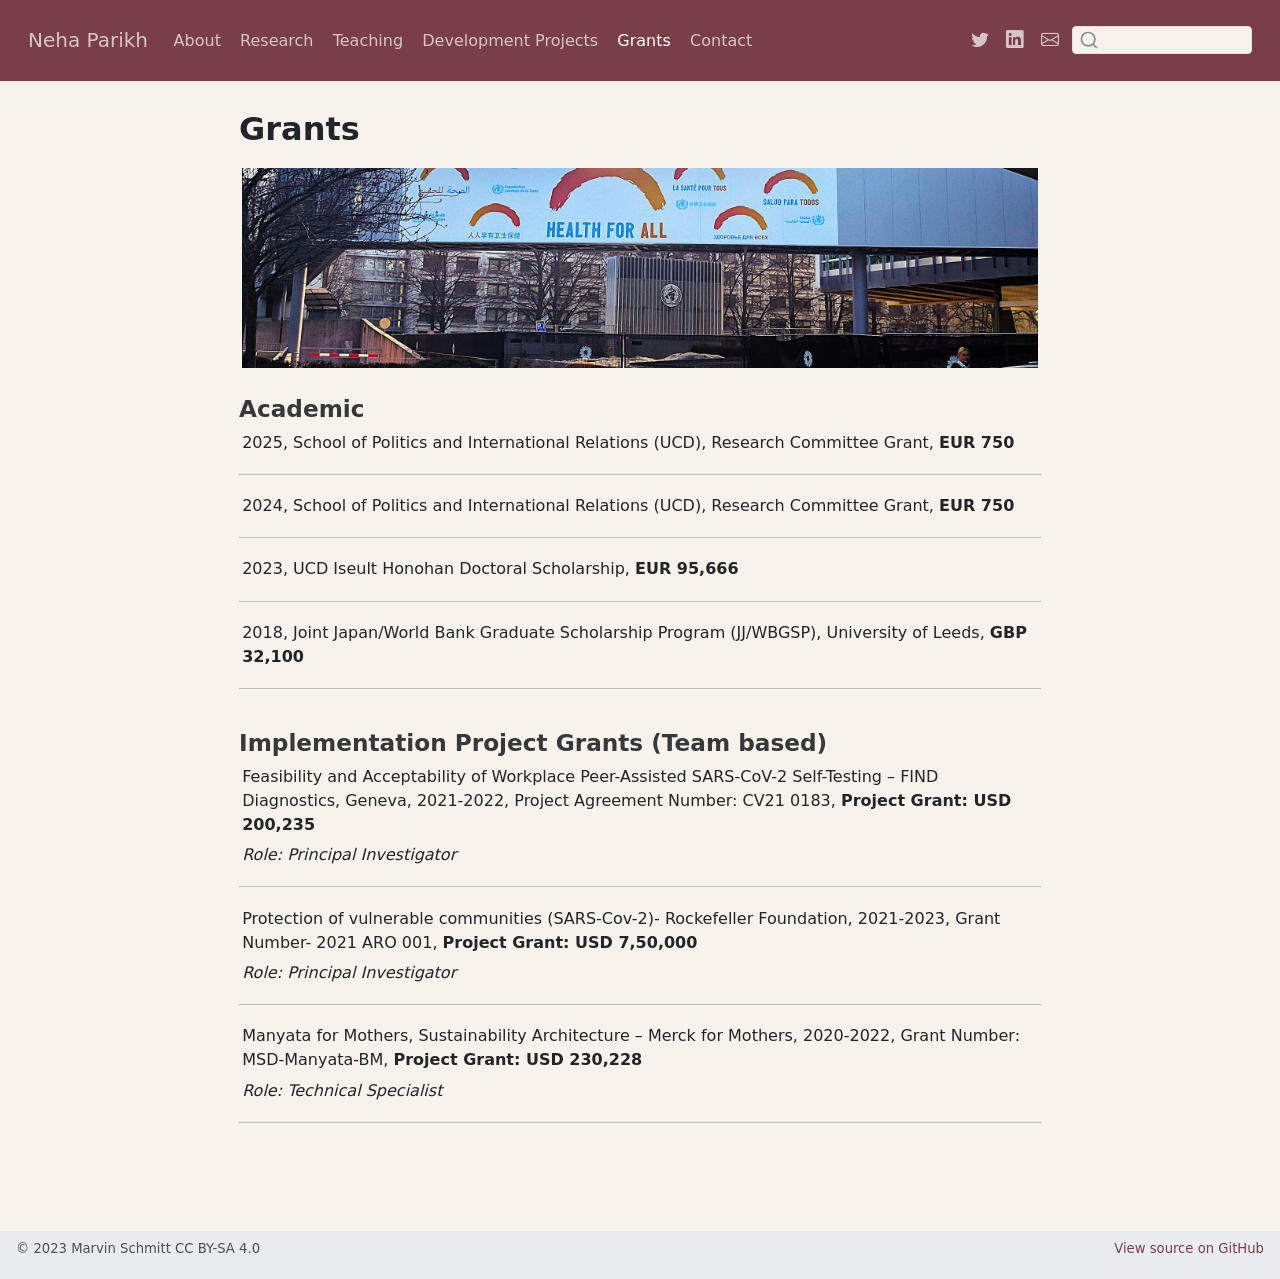
<file: docs/grants/index.html>
<!DOCTYPE html>
<html xmlns="http://www.w3.org/1999/xhtml" lang="en" xml:lang="en"><head>

<meta charset="utf-8">
<meta name="generator" content="quarto-1.10.18">

<meta name="viewport" content="width=device-width, initial-scale=1.0, user-scalable=yes">


<title>Grants – Neha Parikh</title>
<style>
/* Default styles provided by pandoc.
** See https://pandoc.org/MANUAL.html#variables-for-html for config info.
*/
span.smallcaps{font-variant: small-caps;}
div.columns{display: flex; gap: 1.5em;}
div.column{flex: auto;}
@media screen {
div.columns{gap: min(4vw, 1.5em);}
div.column{overflow-x: auto;}
}
div.hanging-indent{margin-left: 1.5em; text-indent: -1.5em;}
ul.task-list{list-style: none;}
ul.task-list li input[type="checkbox"] {
  width: 0.8em;
  margin: 0 0.8em 0.2em -1em; /* quarto-specific, see https://github.com/quarto-dev/quarto-cli/issues/4556 */ 
  vertical-align: middle;
}
</style>


<script src="../site_libs/quarto-nav/quarto-nav.js"></script>
<script src="../site_libs/quarto-nav/headroom.min.js"></script>
<script src="../site_libs/clipboard/clipboard.min.js"></script>
<script src="../site_libs/quarto-search/autocomplete.umd.js"></script>
<script src="../site_libs/quarto-search/fuse.min.js"></script>
<script src="../site_libs/quarto-search/quarto-search.js"></script>
<meta name="quarto:offset" content="../">
<link href="../img/np2.svg" rel="icon" type="image/svg+xml">
<script src="../site_libs/quarto-html/quarto.js" type="module"></script>
<script src="../site_libs/quarto-html/tabsets/tabsets.js" type="module"></script>
<script src="../site_libs/quarto-html/popper.min.js"></script>
<script src="../site_libs/quarto-html/tippy.umd.min.js"></script>
<link href="../site_libs/quarto-html/tippy.css" rel="stylesheet">
<link href="../site_libs/quarto-html/quarto-syntax-highlighting-64a204ab8560d761af7679ceaba22944.css" rel="stylesheet" id="quarto-text-highlighting-styles">
<script src="../site_libs/bootstrap/bootstrap.min.js"></script>
<link href="../site_libs/bootstrap/bootstrap-icons.css" rel="stylesheet">
<link href="../site_libs/bootstrap/bootstrap-d27e4caa25865ff4761397e481066e6b.min.css" rel="stylesheet" append-hash="true" id="quarto-bootstrap" data-mode="light">
<script id="quarto-search-options" type="application/json">{
  "location": "navbar",
  "copy-button": false,
  "collapse-after": 3,
  "panel-placement": "end",
  "type": "textbox",
  "limit": 50,
  "keyboard-shortcut": [
    "f",
    "/",
    "s"
  ],
  "language": {
    "search-no-results-text": "No results",
    "search-matching-documents-text": "matching documents",
    "search-copy-link-title": "Copy link to search",
    "search-hide-matches-text": "Hide additional matches",
    "search-more-match-text": "more match in this document",
    "search-more-matches-text": "more matches in this document",
    "search-clear-button-title": "Clear",
    "search-text-placeholder": "",
    "search-detached-cancel-button-title": "Cancel",
    "search-submit-button-title": "Submit",
    "search-label": "Search"
  }
}</script>


</head>

<body class="nav-fixed fullcontent quarto-light">

<div id="quarto-search-results"></div>
  <header id="quarto-header" class="headroom fixed-top">
    <nav class="navbar navbar-expand-lg " data-bs-theme="dark">
      <div class="navbar-container container-fluid">
      <div class="navbar-brand-container mx-auto">
    <a class="navbar-brand" href="../index.html">
    <span class="navbar-title">Neha Parikh</span>
    </a>
  </div>
            <div id="quarto-search" class="" title="Search"></div>
          <button class="navbar-toggler" type="button" data-bs-toggle="collapse" data-bs-target="#navbarCollapse" aria-controls="navbarCollapse" role="menu" aria-expanded="false" aria-label="Toggle navigation" onclick="if (window.quartoToggleHeadroom) { window.quartoToggleHeadroom(); }">
  <span class="navbar-toggler-icon"></span>
</button>
          <div class="collapse navbar-collapse" id="navbarCollapse">
            <ul class="navbar-nav navbar-nav-scroll me-auto">
  <li class="nav-item">
    <a class="nav-link" href="../about/index.html"> 
<span class="menu-text">About</span></a>
  </li>  
  <li class="nav-item">
    <a class="nav-link" href="../research/index.html"> 
<span class="menu-text">Research</span></a>
  </li>  
  <li class="nav-item">
    <a class="nav-link" href="../teaching/index.html"> 
<span class="menu-text">Teaching</span></a>
  </li>  
  <li class="nav-item">
    <a class="nav-link" href="../developmentprojects/index.html"> 
<span class="menu-text">Development Projects</span></a>
  </li>  
  <li class="nav-item">
    <a class="nav-link active" href="../grants/index.html" aria-current="page"> 
<span class="menu-text">Grants</span></a>
  </li>  
  <li class="nav-item">
    <a class="nav-link" href="../contact/index.html"> 
<span class="menu-text">Contact</span></a>
  </li>  
</ul>
            <ul class="navbar-nav navbar-nav-scroll ms-auto">
  <li class="nav-item compact">
    <a class="nav-link" href="https://x.com/caffeinekicks"> <i class="bi bi-twitter" role="img">
</i> 
<span class="menu-text"></span></a>
  </li>  
  <li class="nav-item compact">
    <a class="nav-link" href="https://www.linkedin.com/in/neha-parikh-90764024/"> <i class="bi bi-linkedin" role="img">
</i> 
<span class="menu-text"></span></a>
  </li>  
  <li class="nav-item compact">
    <a class="nav-link" href="mailto:parikh.neha@gmail.com"> <i class="bi bi-envelope" role="img" aria-label="email">
</i> 
<span class="menu-text"></span></a>
  </li>  
</ul>
          </div> <!-- /navcollapse -->
            <div class="quarto-navbar-tools">
</div>
      </div> <!-- /container-fluid -->
    </nav>
</header>
<!-- content -->
<div id="quarto-content" class="quarto-container page-columns page-rows-contents page-layout-article page-navbar">
<!-- sidebar -->
<!-- margin-sidebar -->
    
<!-- main -->
<main class="content" id="quarto-document-content">

<header id="title-block-header" class="quarto-title-block default">
<div class="quarto-title">
<h1 class="title">Grants</h1>
</div>



<div class="quarto-title-meta">

    
  
    
  </div>
  


</header>


<div class="quarto-layout-panel" data-layout-align="center" data-layout-ncol="1">
<div class="quarto-layout-row">
<div class="quarto-layout-cell" style="flex-basis: 100.0%;justify-content: center;">
<p><img src="grants.jpg" style="width:120%; height:200px; object-fit:cover; object-position:center;"></p>
</div>
</div>
<div class="quarto-layout-row">
<section id="academic" class="level3 quarto-layout-cell" style="flex-basis: 100.0%;justify-content: center;">
<h3 data-anchor-id="academic">Academic</h3>
<p>2025, School of Politics and International Relations (UCD), Research Committee Grant, <strong>EUR 750</strong></p>
</section>
</div>
<div class="quarto-layout-row">
<div class="quarto-layout-cell" style="flex-basis: 100.0%;justify-content: center;">
<hr>
</div>
</div>
<div class="quarto-layout-row">
<div class="quarto-layout-cell" style="flex-basis: 100.0%;justify-content: center;">
<p>2024, School of Politics and International Relations (UCD), Research Committee Grant, <strong>EUR 750</strong></p>
</div>
</div>
<div class="quarto-layout-row">
<div class="quarto-layout-cell" style="flex-basis: 100.0%;justify-content: center;">
<hr>
</div>
</div>
<div class="quarto-layout-row">
<div class="quarto-layout-cell" style="flex-basis: 100.0%;justify-content: center;">
<p>2023, UCD Iseult Honohan Doctoral Scholarship, <strong>EUR 95,666</strong></p>
</div>
</div>
<div class="quarto-layout-row">
<div class="quarto-layout-cell" style="flex-basis: 100.0%;justify-content: center;">
<hr>
</div>
</div>
<div class="quarto-layout-row">
<div class="quarto-layout-cell" style="flex-basis: 100.0%;justify-content: center;">
<p>2018, Joint Japan/World Bank Graduate Scholarship Program (JJ/WBGSP), University of Leeds, <strong>GBP 32,100</strong></p>
</div>
</div>
<div class="quarto-layout-row">
<div class="quarto-layout-cell" style="flex-basis: 100.0%;justify-content: center;">
<hr>
</div>
</div>
<div class="quarto-layout-row">
<section id="implementation-project-grants-team-based" class="level3 quarto-layout-cell" style="flex-basis: 100.0%;justify-content: center;">
<h3 data-anchor-id="implementation-project-grants-team-based">Implementation Project Grants (Team based)</h3>
<p>Feasibility and Acceptability of Workplace Peer-Assisted SARS-CoV-2 Self-Testing – FIND Diagnostics, Geneva, 2021-2022, Project Agreement Number: CV21 0183, <strong>Project Grant: USD 200,235</strong></p>
</section>
</div>
<div class="quarto-layout-row">
<div class="quarto-layout-cell" style="flex-basis: 100.0%;justify-content: center;">
<p><em>Role: Principal Investigator</em></p>
</div>
</div>
<div class="quarto-layout-row">
<div class="quarto-layout-cell" style="flex-basis: 100.0%;justify-content: center;">
<hr>
</div>
</div>
<div class="quarto-layout-row">
<div class="quarto-layout-cell" style="flex-basis: 100.0%;justify-content: center;">
<p>Protection of vulnerable communities (SARS-Cov-2)- Rockefeller Foundation, 2021-2023, Grant Number- 2021 ARO 001, <strong>Project Grant: USD 7,50,000</strong></p>
</div>
</div>
<div class="quarto-layout-row">
<div class="quarto-layout-cell" style="flex-basis: 100.0%;justify-content: center;">
<p><em>Role: Principal Investigator</em></p>
</div>
</div>
<div class="quarto-layout-row">
<div class="quarto-layout-cell" style="flex-basis: 100.0%;justify-content: center;">
<hr>
</div>
</div>
<div class="quarto-layout-row">
<div class="quarto-layout-cell" style="flex-basis: 100.0%;justify-content: center;">
<p>Manyata for Mothers, Sustainability Architecture – Merck for Mothers, 2020-2022, Grant Number: MSD-Manyata-BM, <strong>Project Grant: USD 230,228</strong></p>
</div>
</div>
<div class="quarto-layout-row">
<div class="quarto-layout-cell" style="flex-basis: 100.0%;justify-content: center;">
<p><em>Role: Technical Specialist</em></p>
</div>
</div>
<div class="quarto-layout-row">
<div class="quarto-layout-cell" style="flex-basis: 100.0%;justify-content: center;">
<hr>
</div>
</div>
</div>



</main> <!-- /main -->
<script id="quarto-html-after-body" type="application/javascript">
  window.document.addEventListener("DOMContentLoaded", function (event) {
    const isCodeAnnotation = (el) => {
      for (const clz of el.classList) {
        if (clz.startsWith('code-annotation-')) {                     
          return true;
        }
      }
      return false;
    }
    const onCopySuccess = function(e) {
      // button target
      const button = e.trigger;
      // don't keep focus
      button.blur();
      // flash "checked"
      button.classList.add('code-copy-button-checked');
      var currentTitle = button.getAttribute("title");
      button.setAttribute("title", "Copied!");
      let tooltip;
      if (window.bootstrap) {
        button.setAttribute("data-bs-toggle", "tooltip");
        button.setAttribute("data-bs-placement", "left");
        button.setAttribute("data-bs-title", "Copied!");
        tooltip = new bootstrap.Tooltip(button, 
          { trigger: "manual", 
            customClass: "code-copy-button-tooltip",
            offset: [0, -8]});
        tooltip.show();    
      }
      setTimeout(function() {
        if (tooltip) {
          tooltip.hide();
          button.removeAttribute("data-bs-title");
          button.removeAttribute("data-bs-toggle");
          button.removeAttribute("data-bs-placement");
        }
        button.setAttribute("title", currentTitle);
        button.classList.remove('code-copy-button-checked');
      }, 1000);
      // clear code selection
      e.clearSelection();
    }
    const getTextToCopy = function(trigger) {
      const outerScaffold = trigger.parentElement.cloneNode(true);
      const codeEl = outerScaffold.querySelector('code');
      for (const childEl of codeEl.children) {
        if (isCodeAnnotation(childEl)) {
          childEl.remove();
        }
      }
      return codeEl.innerText;
    }
    const clipboard = new window.ClipboardJS('.code-copy-button:not([data-in-quarto-modal])', {
      text: getTextToCopy
    });
    clipboard.on('success', onCopySuccess);
    if (window.document.getElementById('quarto-embedded-source-code-modal')) {
      const clipboardModal = new window.ClipboardJS('.code-copy-button[data-in-quarto-modal]', {
        text: getTextToCopy,
        container: window.document.getElementById('quarto-embedded-source-code-modal')
      });
      clipboardModal.on('success', onCopySuccess);
    }
      var localhostRegex = new RegExp(/^(?:http|https):\/\/localhost\:?[0-9]*\//);
      var mailtoRegex = new RegExp(/^mailto:/);
        var filterRegex = new RegExp("https:\/\/neha-parikh\.com");
      var isInternal = (href) => {
          return filterRegex.test(href) || localhostRegex.test(href) || mailtoRegex.test(href);
      }
      // Inspect non-navigation links and adorn them if external
     var links = window.document.querySelectorAll('a[href]:not(.nav-link):not(.navbar-brand):not(.toc-action):not(.sidebar-link):not(.sidebar-item-toggle):not(.pagination-link):not(.no-external):not([aria-hidden]):not(.dropdown-item):not(.quarto-navigation-tool):not(.about-link)');
      for (var i=0; i<links.length; i++) {
        const link = links[i];
        if (!isInternal(link.href)) {
          // undo the damage that might have been done by quarto-nav.js in the case of
          // links that we want to consider external
          if (link.dataset.originalHref !== undefined) {
            link.href = link.dataset.originalHref;
          }
        }
      }
    function tippyHover(el, contentFn, onTriggerFn, onUntriggerFn) {
      const config = {
        allowHTML: true,
        maxWidth: 500,
        delay: 100,
        arrow: false,
        appendTo: function(el) {
            return el.parentElement;
        },
        interactive: true,
        interactiveBorder: 10,
        theme: 'quarto',
        placement: 'bottom-start',
      };
      if (contentFn) {
        config.content = contentFn;
      }
      if (onTriggerFn) {
        config.onTrigger = onTriggerFn;
      }
      if (onUntriggerFn) {
        config.onUntrigger = onUntriggerFn;
      }
      window.tippy(el, config); 
    }
    const noterefs = window.document.querySelectorAll('a[role="doc-noteref"]');
    for (var i=0; i<noterefs.length; i++) {
      const ref = noterefs[i];
      tippyHover(ref, function() {
        // use id or data attribute instead here
        let href = ref.getAttribute('data-footnote-href') || ref.getAttribute('href');
        try { href = new URL(href).hash; } catch {}
        const id = href.replace(/^#\/?/, "");
        const note = window.document.getElementById(id);
        if (note) {
          return note.innerHTML;
        } else {
          return "";
        }
      });
    }
    const xrefs = window.document.querySelectorAll('a.quarto-xref');
    const processXRef = (id, note) => {
      // Strip column container classes
      const stripColumnClz = (el) => {
        el.classList.remove("page-full", "page-columns");
        if (el.children) {
          for (const child of el.children) {
            stripColumnClz(child);
          }
        }
      }
      stripColumnClz(note)
      if (id === null || id.startsWith('sec-')) {
        // Special case sections, only their first couple elements
        const container = document.createElement("div");
        if (note.children && note.children.length > 2) {
          container.appendChild(note.children[0].cloneNode(true));
          for (let i = 1; i < note.children.length; i++) {
            const child = note.children[i];
            if (child.tagName === "P" && child.innerText === "") {
              continue;
            } else {
              container.appendChild(child.cloneNode(true));
              break;
            }
          }
          if (window.Quarto?.typesetMath) {
            window.Quarto.typesetMath(container);
          }
          return container.innerHTML
        } else {
          if (window.Quarto?.typesetMath) {
            window.Quarto.typesetMath(note);
          }
          return note.innerHTML;
        }
      } else {
        // Remove any anchor links if they are present
        const anchorLink = note.querySelector('a.anchorjs-link');
        if (anchorLink) {
          anchorLink.remove();
        }
        if (window.Quarto?.typesetMath) {
          window.Quarto.typesetMath(note);
        }
        if (note.classList.contains("callout")) {
          return note.outerHTML;
        } else {
          return note.innerHTML;
        }
      }
    }
    for (var i=0; i<xrefs.length; i++) {
      const xref = xrefs[i];
      tippyHover(xref, undefined, function(instance) {
        instance.disable();
        let url = xref.getAttribute('href');
        let hash = undefined; 
        if (url.startsWith('#')) {
          hash = url;
        } else {
          try { hash = new URL(url).hash; } catch {}
        }
        if (hash) {
          const id = hash.replace(/^#\/?/, "");
          const note = window.document.getElementById(id);
          if (note !== null) {
            try {
              const html = processXRef(id, note.cloneNode(true));
              instance.setContent(html);
            } finally {
              instance.enable();
              instance.show();
            }
          } else {
            // See if we can fetch this
            fetch(url.split('#')[0])
            .then(res => res.text())
            .then(html => {
              const parser = new DOMParser();
              const htmlDoc = parser.parseFromString(html, "text/html");
              const note = htmlDoc.getElementById(id);
              if (note !== null) {
                const html = processXRef(id, note);
                instance.setContent(html);
              } 
            }).finally(() => {
              instance.enable();
              instance.show();
            });
          }
        } else {
          // See if we can fetch a full url (with no hash to target)
          // This is a special case and we should probably do some content thinning / targeting
          fetch(url)
          .then(res => res.text())
          .then(html => {
            const parser = new DOMParser();
            const htmlDoc = parser.parseFromString(html, "text/html");
            const note = htmlDoc.querySelector('main.content');
            if (note !== null) {
              // This should only happen for chapter cross references
              // (since there is no id in the URL)
              // remove the first header
              if (note.children.length > 0 && note.children[0].tagName === "HEADER") {
                note.children[0].remove();
              }
              const html = processXRef(null, note);
              instance.setContent(html);
            } 
          }).finally(() => {
            instance.enable();
            instance.show();
          });
        }
      }, function(instance) {
      });
    }
        let selectedAnnoteEl;
        const selectorForAnnotation = ( cell, annotation) => {
          let cellAttr = 'data-code-cell="' + cell + '"';
          let lineAttr = 'data-code-annotation="' +  annotation + '"';
          const selector = 'span[' + cellAttr + '][' + lineAttr + ']';
          return selector;
        }
        const selectCodeLines = (annoteEl) => {
          const doc = window.document;
          const targetCell = annoteEl.getAttribute("data-target-cell");
          const targetAnnotation = annoteEl.getAttribute("data-target-annotation");
          const annoteSpan = window.document.querySelector(selectorForAnnotation(targetCell, targetAnnotation));
          const lines = annoteSpan.getAttribute("data-code-lines").split(",");
          const lineIds = lines.map((line) => {
            return targetCell + "-" + line;
          })
          let top = null;
          let height = null;
          let parent = null;
          if (lineIds.length > 0) {
              //compute the position of the single el (top and bottom and make a div)
              const el = window.document.getElementById(lineIds[0]);
              top = el.offsetTop;
              height = el.offsetHeight;
              parent = el.parentElement.parentElement;
            if (lineIds.length > 1) {
              const lastEl = window.document.getElementById(lineIds[lineIds.length - 1]);
              const bottom = lastEl.offsetTop + lastEl.offsetHeight;
              height = bottom - top;
            }
            if (top !== null && height !== null && parent !== null) {
              // cook up a div (if necessary) and position it 
              let div = window.document.getElementById("code-annotation-line-highlight");
              if (div === null) {
                div = window.document.createElement("div");
                div.setAttribute("id", "code-annotation-line-highlight");
                div.style.position = 'absolute';
                parent.appendChild(div);
              }
              div.style.top = top - 2 + "px";
              div.style.height = height + 4 + "px";
              div.style.left = 0;
              let gutterDiv = window.document.getElementById("code-annotation-line-highlight-gutter");
              if (gutterDiv === null) {
                gutterDiv = window.document.createElement("div");
                gutterDiv.setAttribute("id", "code-annotation-line-highlight-gutter");
                gutterDiv.style.position = 'absolute';
                const codeCell = window.document.getElementById(targetCell);
                const gutter = codeCell.querySelector('.code-annotation-gutter');
                gutter.appendChild(gutterDiv);
              }
              gutterDiv.style.top = top - 2 + "px";
              gutterDiv.style.height = height + 4 + "px";
            }
            selectedAnnoteEl = annoteEl;
          }
        };
        const unselectCodeLines = () => {
          const elementsIds = ["code-annotation-line-highlight", "code-annotation-line-highlight-gutter"];
          elementsIds.forEach((elId) => {
            const div = window.document.getElementById(elId);
            if (div) {
              div.remove();
            }
          });
          selectedAnnoteEl = undefined;
        };
          // Handle positioning of the toggle
      window.addEventListener(
        "resize",
        throttle(() => {
          elRect = undefined;
          if (selectedAnnoteEl) {
            selectCodeLines(selectedAnnoteEl);
          }
        }, 10)
      );
      function throttle(fn, ms) {
      let throttle = false;
      let timer;
        return (...args) => {
          if(!throttle) { // first call gets through
              fn.apply(this, args);
              throttle = true;
          } else { // all the others get throttled
              if(timer) clearTimeout(timer); // cancel #2
              timer = setTimeout(() => {
                fn.apply(this, args);
                timer = throttle = false;
              }, ms);
          }
        };
      }
        // Attach click handler to the DT
        const annoteDls = window.document.querySelectorAll('dt[data-target-cell]');
        for (const annoteDlNode of annoteDls) {
          annoteDlNode.addEventListener('click', (event) => {
            const clickedEl = event.target;
            if (clickedEl !== selectedAnnoteEl) {
              unselectCodeLines();
              const activeEl = window.document.querySelector('dt[data-target-cell].code-annotation-active');
              if (activeEl) {
                activeEl.classList.remove('code-annotation-active');
              }
              selectCodeLines(clickedEl);
              clickedEl.classList.add('code-annotation-active');
            } else {
              // Unselect the line
              unselectCodeLines();
              clickedEl.classList.remove('code-annotation-active');
            }
          });
        }
    const findCites = (el) => {
      const parentEl = el.parentElement;
      if (parentEl) {
        const cites = parentEl.dataset.cites;
        if (cites) {
          return {
            el,
            cites: cites.split(' ')
          };
        } else {
          return findCites(el.parentElement)
        }
      } else {
        return undefined;
      }
    };
    var bibliorefs = window.document.querySelectorAll('a[role="doc-biblioref"]');
    for (var i=0; i<bibliorefs.length; i++) {
      const ref = bibliorefs[i];
      const citeInfo = findCites(ref);
      if (citeInfo) {
        tippyHover(citeInfo.el, function() {
          var popup = window.document.createElement('div');
          citeInfo.cites.forEach(function(cite) {
            var citeDiv = window.document.createElement('div');
            citeDiv.classList.add('hanging-indent');
            citeDiv.classList.add('csl-entry');
            var biblioDiv = window.document.getElementById('ref-' + cite);
            if (biblioDiv) {
              citeDiv.innerHTML = biblioDiv.innerHTML;
            }
            popup.appendChild(citeDiv);
          });
          return popup.innerHTML;
        });
      }
    }
  });
  </script>
</div> <!-- /content -->
<footer class="footer">
  <div class="nav-footer">
    <div class="nav-footer-left">
<p><span class="faux-block">© 2023 Marvin Schmitt CC BY-SA 4.0</span></p>
</div>   
    <div class="nav-footer-center">
      &nbsp;
    </div>
    <div class="nav-footer-right">
<p><span class="faux-block"><a href="https://github.com/marvinschmitt/quarto-website-template/">View source on GitHub</a></span></p>
</div>
  </div>
</footer>




</body></html>
</file>
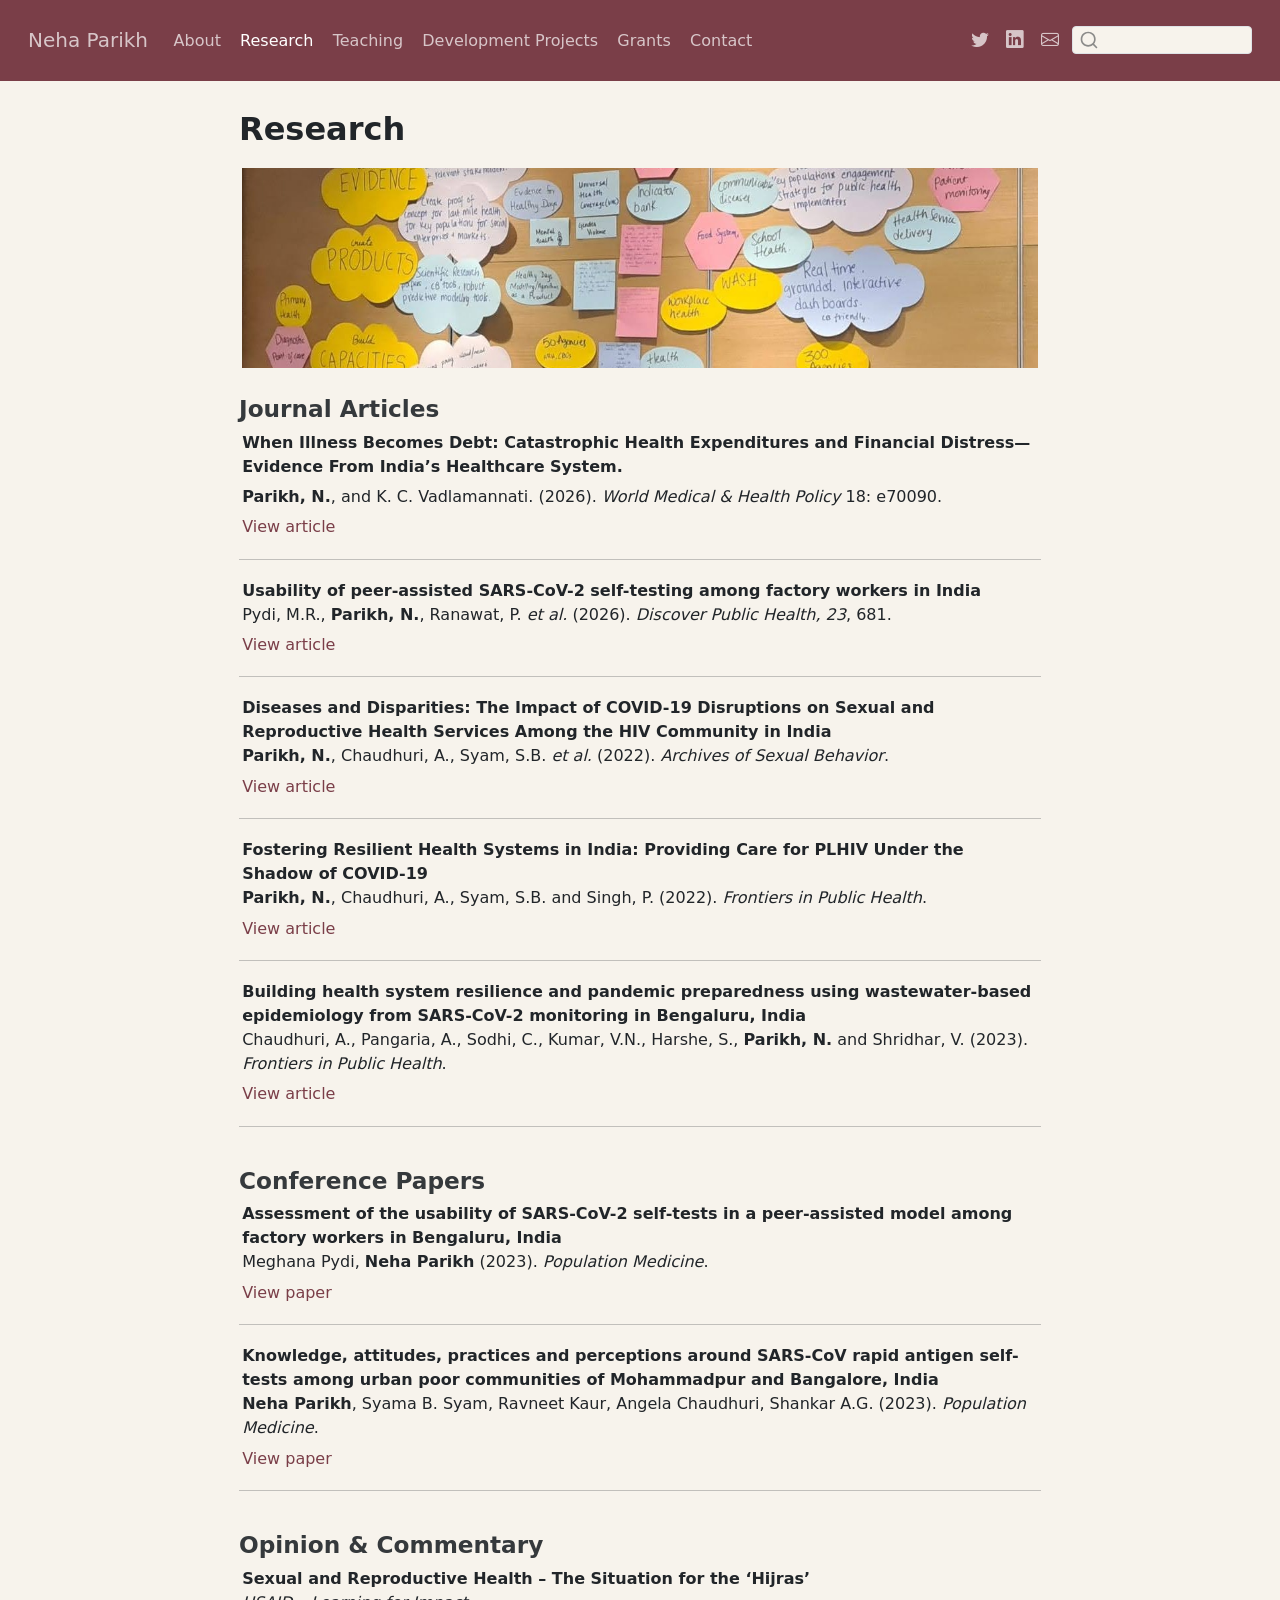
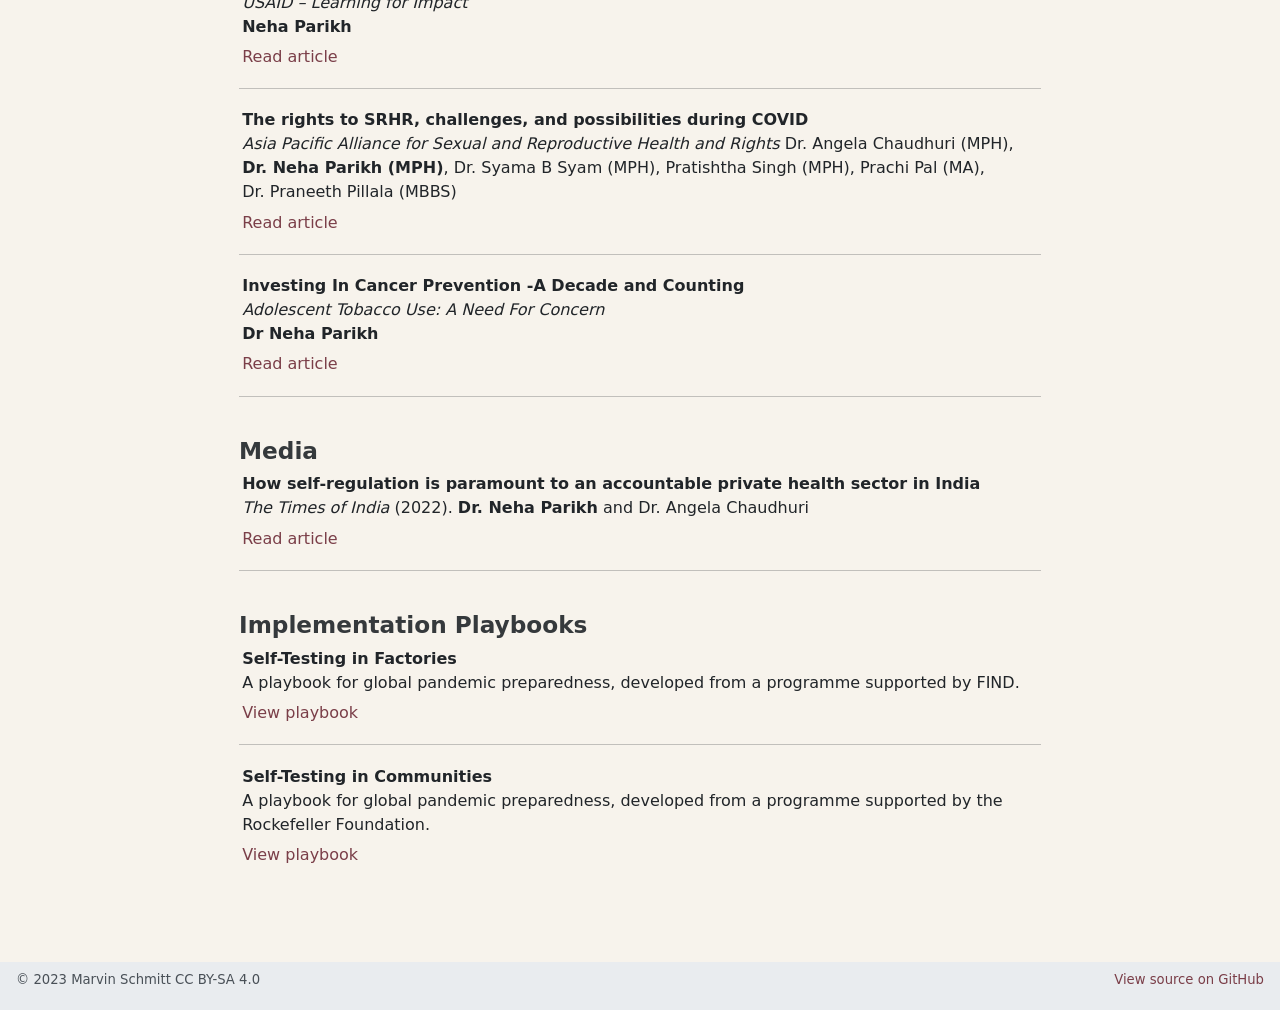
<file: docs/research/index.html>
<!DOCTYPE html>
<html xmlns="http://www.w3.org/1999/xhtml" lang="en" xml:lang="en"><head>

<meta charset="utf-8">
<meta name="generator" content="quarto-1.10.18">

<meta name="viewport" content="width=device-width, initial-scale=1.0, user-scalable=yes">


<title>Research – Neha Parikh</title>
<style>
/* Default styles provided by pandoc.
** See https://pandoc.org/MANUAL.html#variables-for-html for config info.
*/
span.smallcaps{font-variant: small-caps;}
div.columns{display: flex; gap: 1.5em;}
div.column{flex: auto;}
@media screen {
div.columns{gap: min(4vw, 1.5em);}
div.column{overflow-x: auto;}
}
div.hanging-indent{margin-left: 1.5em; text-indent: -1.5em;}
ul.task-list{list-style: none;}
ul.task-list li input[type="checkbox"] {
  width: 0.8em;
  margin: 0 0.8em 0.2em -1em; /* quarto-specific, see https://github.com/quarto-dev/quarto-cli/issues/4556 */ 
  vertical-align: middle;
}
</style>


<script src="../site_libs/quarto-nav/quarto-nav.js"></script>
<script src="../site_libs/quarto-nav/headroom.min.js"></script>
<script src="../site_libs/clipboard/clipboard.min.js"></script>
<script src="../site_libs/quarto-search/autocomplete.umd.js"></script>
<script src="../site_libs/quarto-search/fuse.min.js"></script>
<script src="../site_libs/quarto-search/quarto-search.js"></script>
<meta name="quarto:offset" content="../">
<link href="../img/np2.svg" rel="icon" type="image/svg+xml">
<script src="../site_libs/quarto-html/quarto.js" type="module"></script>
<script src="../site_libs/quarto-html/tabsets/tabsets.js" type="module"></script>
<script src="../site_libs/quarto-html/popper.min.js"></script>
<script src="../site_libs/quarto-html/tippy.umd.min.js"></script>
<link href="../site_libs/quarto-html/tippy.css" rel="stylesheet">
<link href="../site_libs/quarto-html/quarto-syntax-highlighting-64a204ab8560d761af7679ceaba22944.css" rel="stylesheet" id="quarto-text-highlighting-styles">
<script src="../site_libs/bootstrap/bootstrap.min.js"></script>
<link href="../site_libs/bootstrap/bootstrap-icons.css" rel="stylesheet">
<link href="../site_libs/bootstrap/bootstrap-d27e4caa25865ff4761397e481066e6b.min.css" rel="stylesheet" append-hash="true" id="quarto-bootstrap" data-mode="light">
<script id="quarto-search-options" type="application/json">{
  "location": "navbar",
  "copy-button": false,
  "collapse-after": 3,
  "panel-placement": "end",
  "type": "textbox",
  "limit": 50,
  "keyboard-shortcut": [
    "f",
    "/",
    "s"
  ],
  "language": {
    "search-no-results-text": "No results",
    "search-matching-documents-text": "matching documents",
    "search-copy-link-title": "Copy link to search",
    "search-hide-matches-text": "Hide additional matches",
    "search-more-match-text": "more match in this document",
    "search-more-matches-text": "more matches in this document",
    "search-clear-button-title": "Clear",
    "search-text-placeholder": "",
    "search-detached-cancel-button-title": "Cancel",
    "search-submit-button-title": "Submit",
    "search-label": "Search"
  }
}</script>


</head>

<body class="nav-fixed fullcontent quarto-light">

<div id="quarto-search-results"></div>
  <header id="quarto-header" class="headroom fixed-top">
    <nav class="navbar navbar-expand-lg " data-bs-theme="dark">
      <div class="navbar-container container-fluid">
      <div class="navbar-brand-container mx-auto">
    <a class="navbar-brand" href="../index.html">
    <span class="navbar-title">Neha Parikh</span>
    </a>
  </div>
            <div id="quarto-search" class="" title="Search"></div>
          <button class="navbar-toggler" type="button" data-bs-toggle="collapse" data-bs-target="#navbarCollapse" aria-controls="navbarCollapse" role="menu" aria-expanded="false" aria-label="Toggle navigation" onclick="if (window.quartoToggleHeadroom) { window.quartoToggleHeadroom(); }">
  <span class="navbar-toggler-icon"></span>
</button>
          <div class="collapse navbar-collapse" id="navbarCollapse">
            <ul class="navbar-nav navbar-nav-scroll me-auto">
  <li class="nav-item">
    <a class="nav-link" href="../about/index.html"> 
<span class="menu-text">About</span></a>
  </li>  
  <li class="nav-item">
    <a class="nav-link active" href="../research/index.html" aria-current="page"> 
<span class="menu-text">Research</span></a>
  </li>  
  <li class="nav-item">
    <a class="nav-link" href="../teaching/index.html"> 
<span class="menu-text">Teaching</span></a>
  </li>  
  <li class="nav-item">
    <a class="nav-link" href="../developmentprojects/index.html"> 
<span class="menu-text">Development Projects</span></a>
  </li>  
  <li class="nav-item">
    <a class="nav-link" href="../grants/index.html"> 
<span class="menu-text">Grants</span></a>
  </li>  
  <li class="nav-item">
    <a class="nav-link" href="../contact/index.html"> 
<span class="menu-text">Contact</span></a>
  </li>  
</ul>
            <ul class="navbar-nav navbar-nav-scroll ms-auto">
  <li class="nav-item compact">
    <a class="nav-link" href="https://x.com/caffeinekicks"> <i class="bi bi-twitter" role="img">
</i> 
<span class="menu-text"></span></a>
  </li>  
  <li class="nav-item compact">
    <a class="nav-link" href="https://www.linkedin.com/in/neha-parikh-90764024/"> <i class="bi bi-linkedin" role="img">
</i> 
<span class="menu-text"></span></a>
  </li>  
  <li class="nav-item compact">
    <a class="nav-link" href="mailto:parikh.neha@gmail.com"> <i class="bi bi-envelope" role="img" aria-label="email">
</i> 
<span class="menu-text"></span></a>
  </li>  
</ul>
          </div> <!-- /navcollapse -->
            <div class="quarto-navbar-tools">
</div>
      </div> <!-- /container-fluid -->
    </nav>
</header>
<!-- content -->
<div id="quarto-content" class="quarto-container page-columns page-rows-contents page-layout-article page-navbar">
<!-- sidebar -->
<!-- margin-sidebar -->
    
<!-- main -->
<main class="content" id="quarto-document-content">

<header id="title-block-header" class="quarto-title-block default">
<div class="quarto-title">
<h1 class="title">Research</h1>
</div>



<div class="quarto-title-meta">

    
  
    
  </div>
  


</header>


<div class="quarto-layout-panel" data-layout-align="center" data-layout-ncol="1">
<div class="quarto-layout-row">
<div class="quarto-layout-cell" style="flex-basis: 100.0%;justify-content: center;">
<p><img src="research.jpg" style="width:120%; height:200px; object-fit:cover; object-position:center;"></p>
</div>
</div>
<div class="quarto-layout-row">
<section id="journal-articles" class="level3 quarto-layout-cell" style="flex-basis: 100.0%;justify-content: center;">
<h3 data-anchor-id="journal-articles">Journal Articles</h3>
<p><strong>When Illness Becomes Debt: Catastrophic Health Expenditures and Financial Distress—Evidence From India’s Healthcare System.</strong></p>
</section>
</div>
<div class="quarto-layout-row">
<div class="quarto-layout-cell" style="flex-basis: 100.0%;justify-content: center;">
<p><strong>Parikh, N.</strong>, and K. C. Vadlamannati. (2026). <em>World Medical &amp; Health Policy</em> 18: e70090.</p>
</div>
</div>
<div class="quarto-layout-row">
<div class="quarto-layout-cell" style="flex-basis: 100.0%;justify-content: center;">
<p><a href="https://onlinelibrary.wiley.com/doi/10.1002/wmh3.70090" target="_blank">View article</a></p>
</div>
</div>
<div class="quarto-layout-row">
<div class="quarto-layout-cell" style="flex-basis: 100.0%;justify-content: center;">
<hr>
</div>
</div>
<div class="quarto-layout-row">
<div class="quarto-layout-cell" style="flex-basis: 100.0%;justify-content: center;">
<p><strong>Usability of peer-assisted SARS-CoV-2 self-testing among factory workers in India</strong><br>
Pydi, M.R., <strong>Parikh, N.</strong>, Ranawat, P. <em>et al.</em> (2026). <em>Discover Public Health, 23</em>, 681.</p>
</div>
</div>
<div class="quarto-layout-row">
<div class="quarto-layout-cell" style="flex-basis: 100.0%;justify-content: center;">
<p><a href="https://doi.org/10.1186/s12982-026-02024-8" target="_blank">View article</a></p>
</div>
</div>
<div class="quarto-layout-row">
<div class="quarto-layout-cell" style="flex-basis: 100.0%;justify-content: center;">
<hr>
</div>
</div>
<div class="quarto-layout-row">
<div class="quarto-layout-cell" style="flex-basis: 100.0%;justify-content: center;">
<p><strong>Diseases and Disparities: The Impact of COVID-19 Disruptions on Sexual and Reproductive Health Services Among the HIV Community in India</strong><br>
<strong>Parikh, N.</strong>, Chaudhuri, A., Syam, S.B. <em>et al.</em> (2022). <em>Archives of Sexual Behavior</em>.</p>
</div>
</div>
<div class="quarto-layout-row">
<div class="quarto-layout-cell" style="flex-basis: 100.0%;justify-content: center;">
<p><a href="https://doi.org/10.1007/s10508-021-02211-5" target="_blank">View article</a></p>
</div>
</div>
<div class="quarto-layout-row">
<div class="quarto-layout-cell" style="flex-basis: 100.0%;justify-content: center;">
<hr>
</div>
</div>
<div class="quarto-layout-row">
<div class="quarto-layout-cell" style="flex-basis: 100.0%;justify-content: center;">
<p><strong>Fostering Resilient Health Systems in India: Providing Care for PLHIV Under the Shadow of COVID-19</strong><br>
<strong>Parikh, N.</strong>, Chaudhuri, A., Syam, S.B. and Singh, P. (2022). <em>Frontiers in Public Health</em>.</p>
</div>
</div>
<div class="quarto-layout-row">
<div class="quarto-layout-cell" style="flex-basis: 100.0%;justify-content: center;">
<p><a href="https://doi.org/10.3389/fpubh.2022.836044" target="_blank">View article</a></p>
</div>
</div>
<div class="quarto-layout-row">
<div class="quarto-layout-cell" style="flex-basis: 100.0%;justify-content: center;">
<hr>
</div>
</div>
<div class="quarto-layout-row">
<div class="quarto-layout-cell" style="flex-basis: 100.0%;justify-content: center;">
<p><strong>Building health system resilience and pandemic preparedness using wastewater-based epidemiology from SARS-CoV-2 monitoring in Bengaluru, India</strong><br>
Chaudhuri, A., Pangaria, A., Sodhi, C., Kumar, V.N., Harshe, S., <strong>Parikh, N.</strong> and Shridhar, V. (2023). <em>Frontiers in Public Health</em>.</p>
</div>
</div>
<div class="quarto-layout-row">
<div class="quarto-layout-cell" style="flex-basis: 100.0%;justify-content: center;">
<p><a href="https://doi.org/10.3389/fpubh.2023.1064793" target="_blank">View article</a></p>
</div>
</div>
<div class="quarto-layout-row">
<div class="quarto-layout-cell" style="flex-basis: 100.0%;justify-content: center;">
<hr>
</div>
</div>
<div class="quarto-layout-row">
<section id="conference-papers" class="level3 quarto-layout-cell" style="flex-basis: 100.0%;justify-content: center;">
<h3 data-anchor-id="conference-papers">Conference Papers</h3>
<p><strong>Assessment of the usability of SARS-CoV-2 self-tests in a peer-assisted model among factory workers in Bengaluru, India</strong><br>
Meghana Pydi, <strong>Neha Parikh</strong> (2023). <em>Population Medicine</em>.</p>
</section>
</div>
<div class="quarto-layout-row">
<div class="quarto-layout-cell" style="flex-basis: 100.0%;justify-content: center;">
<p><a href="https://doi.org/10.18332/popmed/164944" target="_blank">View paper</a></p>
</div>
</div>
<div class="quarto-layout-row">
<div class="quarto-layout-cell" style="flex-basis: 100.0%;justify-content: center;">
<hr>
</div>
</div>
<div class="quarto-layout-row">
<div class="quarto-layout-cell" style="flex-basis: 100.0%;justify-content: center;">
<p><strong>Knowledge, attitudes, practices and perceptions around SARS-CoV rapid antigen self-tests among urban poor communities of Mohammadpur and Bangalore, India</strong><br>
<strong>Neha Parikh</strong>, Syama B. Syam, Ravneet Kaur, Angela Chaudhuri, Shankar A.G. (2023). <em>Population Medicine</em>.</p>
</div>
</div>
<div class="quarto-layout-row">
<div class="quarto-layout-cell" style="flex-basis: 100.0%;justify-content: center;">
<p><a href="https://doi.org/10.18332/popmed/165247" target="_blank">View paper</a></p>
</div>
</div>
<div class="quarto-layout-row">
<div class="quarto-layout-cell" style="flex-basis: 100.0%;justify-content: center;">
<hr>
</div>
</div>
<div class="quarto-layout-row">
<section id="opinion-commentary" class="level3 quarto-layout-cell" style="flex-basis: 100.0%;justify-content: center;">
<h3 data-anchor-id="opinion-commentary">Opinion &amp; Commentary</h3>
<p><strong>Sexual and Reproductive Health – The Situation for the ‘Hijras’</strong><br>
<em>USAID – Learning for Impact</em><br>
<strong>Neha Parikh</strong></p>
</section>
</div>
<div class="quarto-layout-row">
<div class="quarto-layout-cell" style="flex-basis: 100.0%;justify-content: center;">
<p><a href="https://www.learning4impact.org/content/sexual-and-reproductive-health---the-situation-for-the-hijras--203" target="_blank">Read article</a></p>
</div>
</div>
<div class="quarto-layout-row">
<div class="quarto-layout-cell" style="flex-basis: 100.0%;justify-content: center;">
<hr>
</div>
</div>
<div class="quarto-layout-row">
<div class="quarto-layout-cell" style="flex-basis: 100.0%;justify-content: center;">
<p><strong>The rights to SRHR, challenges, and possibilities during COVID</strong><br>
<em>Asia Pacific Alliance for Sexual and Reproductive Health and Rights</em> Dr.&nbsp;Angela Chaudhuri (MPH), <strong>Dr.&nbsp;Neha Parikh (MPH)</strong>, Dr.&nbsp;Syama B Syam (MPH), Pratishtha Singh (MPH), Prachi Pal (MA), Dr.&nbsp;Praneeth Pillala (MBBS)</p>
</div>
</div>
<div class="quarto-layout-row">
<div class="quarto-layout-cell" style="flex-basis: 100.0%;justify-content: center;">
<p><a href="https://www.asiapacificalliance.org/our-work/blog/rights-srhr-challenges-and-possibilities-during-covid" target="_blank">Read article</a></p>
</div>
</div>
<div class="quarto-layout-row">
<div class="quarto-layout-cell" style="flex-basis: 100.0%;justify-content: center;">
<hr>
</div>
</div>
<div class="quarto-layout-row">
<div class="quarto-layout-cell" style="flex-basis: 100.0%;justify-content: center;">
<p><strong>Investing In Cancer Prevention -A Decade and Counting</strong><br>
<em>Adolescent Tobacco Use: A Need For Concern</em><br>
<strong>Dr Neha Parikh</strong></p>
</div>
</div>
<div class="quarto-layout-row">
<div class="quarto-layout-cell" style="flex-basis: 100.0%;justify-content: center;">
<p><a href="https://nsfoundation.co.in/%7Estudiobh/nsfoundation/wp-content/uploads/2024/03/2.-NSF-Cancer-Monograph.pdf" target="_blank">Read article</a></p>
</div>
</div>
<div class="quarto-layout-row">
<div class="quarto-layout-cell" style="flex-basis: 100.0%;justify-content: center;">
<hr>
</div>
</div>
<div class="quarto-layout-row">
<section id="media" class="level3 quarto-layout-cell" style="flex-basis: 100.0%;justify-content: center;">
<h3 data-anchor-id="media">Media</h3>
<p><strong>How self-regulation is paramount to an accountable private health sector in India</strong><br>
<em>The Times of India</em> (2022). <strong>Dr.&nbsp;Neha Parikh</strong> and Dr.&nbsp;Angela Chaudhuri</p>
</section>
</div>
<div class="quarto-layout-row">
<div class="quarto-layout-cell" style="flex-basis: 100.0%;justify-content: center;">
<p><a href="https://timesofindia.indiatimes.com/blogs/voices/how-self-regulation-is-paramount-to-an-accountable-private-health-sector-in-india/" target="_blank">Read article</a></p>
</div>
</div>
<div class="quarto-layout-row">
<div class="quarto-layout-cell" style="flex-basis: 100.0%;justify-content: center;">
<hr>
</div>
</div>
<div class="quarto-layout-row">
<section id="implementation-playbooks" class="level3 quarto-layout-cell" style="flex-basis: 100.0%;justify-content: center;">
<h3 data-anchor-id="implementation-playbooks">Implementation Playbooks</h3>
<p><strong>Self-Testing in Factories</strong><br>
A playbook for global pandemic preparedness, developed from a programme supported by FIND.</p>
</section>
</div>
<div class="quarto-layout-row">
<div class="quarto-layout-cell" style="flex-basis: 100.0%;justify-content: center;">
<p><a href="https://playbooks.swasti.org/self-testing.html#page1" target="_blank">View playbook</a></p>
</div>
</div>
<div class="quarto-layout-row">
<div class="quarto-layout-cell" style="flex-basis: 100.0%;justify-content: center;">
<hr>
</div>
</div>
<div class="quarto-layout-row">
<div class="quarto-layout-cell" style="flex-basis: 100.0%;justify-content: center;">
<p><strong>Self-Testing in Communities</strong><br>
A playbook for global pandemic preparedness, developed from a programme supported by the Rockefeller Foundation.</p>
</div>
</div>
<div class="quarto-layout-row">
<div class="quarto-layout-cell" style="flex-basis: 100.0%;justify-content: center;">
<p><a href="https://playbooks.swasti.org/self-testing-communities.html" target="_blank">View playbook</a></p>
</div>
</div>
</div>



</main> <!-- /main -->
<script id="quarto-html-after-body" type="application/javascript">
  window.document.addEventListener("DOMContentLoaded", function (event) {
    const isCodeAnnotation = (el) => {
      for (const clz of el.classList) {
        if (clz.startsWith('code-annotation-')) {                     
          return true;
        }
      }
      return false;
    }
    const onCopySuccess = function(e) {
      // button target
      const button = e.trigger;
      // don't keep focus
      button.blur();
      // flash "checked"
      button.classList.add('code-copy-button-checked');
      var currentTitle = button.getAttribute("title");
      button.setAttribute("title", "Copied!");
      let tooltip;
      if (window.bootstrap) {
        button.setAttribute("data-bs-toggle", "tooltip");
        button.setAttribute("data-bs-placement", "left");
        button.setAttribute("data-bs-title", "Copied!");
        tooltip = new bootstrap.Tooltip(button, 
          { trigger: "manual", 
            customClass: "code-copy-button-tooltip",
            offset: [0, -8]});
        tooltip.show();    
      }
      setTimeout(function() {
        if (tooltip) {
          tooltip.hide();
          button.removeAttribute("data-bs-title");
          button.removeAttribute("data-bs-toggle");
          button.removeAttribute("data-bs-placement");
        }
        button.setAttribute("title", currentTitle);
        button.classList.remove('code-copy-button-checked');
      }, 1000);
      // clear code selection
      e.clearSelection();
    }
    const getTextToCopy = function(trigger) {
      const outerScaffold = trigger.parentElement.cloneNode(true);
      const codeEl = outerScaffold.querySelector('code');
      for (const childEl of codeEl.children) {
        if (isCodeAnnotation(childEl)) {
          childEl.remove();
        }
      }
      return codeEl.innerText;
    }
    const clipboard = new window.ClipboardJS('.code-copy-button:not([data-in-quarto-modal])', {
      text: getTextToCopy
    });
    clipboard.on('success', onCopySuccess);
    if (window.document.getElementById('quarto-embedded-source-code-modal')) {
      const clipboardModal = new window.ClipboardJS('.code-copy-button[data-in-quarto-modal]', {
        text: getTextToCopy,
        container: window.document.getElementById('quarto-embedded-source-code-modal')
      });
      clipboardModal.on('success', onCopySuccess);
    }
      var localhostRegex = new RegExp(/^(?:http|https):\/\/localhost\:?[0-9]*\//);
      var mailtoRegex = new RegExp(/^mailto:/);
        var filterRegex = new RegExp("https:\/\/neha-parikh\.com");
      var isInternal = (href) => {
          return filterRegex.test(href) || localhostRegex.test(href) || mailtoRegex.test(href);
      }
      // Inspect non-navigation links and adorn them if external
     var links = window.document.querySelectorAll('a[href]:not(.nav-link):not(.navbar-brand):not(.toc-action):not(.sidebar-link):not(.sidebar-item-toggle):not(.pagination-link):not(.no-external):not([aria-hidden]):not(.dropdown-item):not(.quarto-navigation-tool):not(.about-link)');
      for (var i=0; i<links.length; i++) {
        const link = links[i];
        if (!isInternal(link.href)) {
          // undo the damage that might have been done by quarto-nav.js in the case of
          // links that we want to consider external
          if (link.dataset.originalHref !== undefined) {
            link.href = link.dataset.originalHref;
          }
        }
      }
    function tippyHover(el, contentFn, onTriggerFn, onUntriggerFn) {
      const config = {
        allowHTML: true,
        maxWidth: 500,
        delay: 100,
        arrow: false,
        appendTo: function(el) {
            return el.parentElement;
        },
        interactive: true,
        interactiveBorder: 10,
        theme: 'quarto',
        placement: 'bottom-start',
      };
      if (contentFn) {
        config.content = contentFn;
      }
      if (onTriggerFn) {
        config.onTrigger = onTriggerFn;
      }
      if (onUntriggerFn) {
        config.onUntrigger = onUntriggerFn;
      }
      window.tippy(el, config); 
    }
    const noterefs = window.document.querySelectorAll('a[role="doc-noteref"]');
    for (var i=0; i<noterefs.length; i++) {
      const ref = noterefs[i];
      tippyHover(ref, function() {
        // use id or data attribute instead here
        let href = ref.getAttribute('data-footnote-href') || ref.getAttribute('href');
        try { href = new URL(href).hash; } catch {}
        const id = href.replace(/^#\/?/, "");
        const note = window.document.getElementById(id);
        if (note) {
          return note.innerHTML;
        } else {
          return "";
        }
      });
    }
    const xrefs = window.document.querySelectorAll('a.quarto-xref');
    const processXRef = (id, note) => {
      // Strip column container classes
      const stripColumnClz = (el) => {
        el.classList.remove("page-full", "page-columns");
        if (el.children) {
          for (const child of el.children) {
            stripColumnClz(child);
          }
        }
      }
      stripColumnClz(note)
      if (id === null || id.startsWith('sec-')) {
        // Special case sections, only their first couple elements
        const container = document.createElement("div");
        if (note.children && note.children.length > 2) {
          container.appendChild(note.children[0].cloneNode(true));
          for (let i = 1; i < note.children.length; i++) {
            const child = note.children[i];
            if (child.tagName === "P" && child.innerText === "") {
              continue;
            } else {
              container.appendChild(child.cloneNode(true));
              break;
            }
          }
          if (window.Quarto?.typesetMath) {
            window.Quarto.typesetMath(container);
          }
          return container.innerHTML
        } else {
          if (window.Quarto?.typesetMath) {
            window.Quarto.typesetMath(note);
          }
          return note.innerHTML;
        }
      } else {
        // Remove any anchor links if they are present
        const anchorLink = note.querySelector('a.anchorjs-link');
        if (anchorLink) {
          anchorLink.remove();
        }
        if (window.Quarto?.typesetMath) {
          window.Quarto.typesetMath(note);
        }
        if (note.classList.contains("callout")) {
          return note.outerHTML;
        } else {
          return note.innerHTML;
        }
      }
    }
    for (var i=0; i<xrefs.length; i++) {
      const xref = xrefs[i];
      tippyHover(xref, undefined, function(instance) {
        instance.disable();
        let url = xref.getAttribute('href');
        let hash = undefined; 
        if (url.startsWith('#')) {
          hash = url;
        } else {
          try { hash = new URL(url).hash; } catch {}
        }
        if (hash) {
          const id = hash.replace(/^#\/?/, "");
          const note = window.document.getElementById(id);
          if (note !== null) {
            try {
              const html = processXRef(id, note.cloneNode(true));
              instance.setContent(html);
            } finally {
              instance.enable();
              instance.show();
            }
          } else {
            // See if we can fetch this
            fetch(url.split('#')[0])
            .then(res => res.text())
            .then(html => {
              const parser = new DOMParser();
              const htmlDoc = parser.parseFromString(html, "text/html");
              const note = htmlDoc.getElementById(id);
              if (note !== null) {
                const html = processXRef(id, note);
                instance.setContent(html);
              } 
            }).finally(() => {
              instance.enable();
              instance.show();
            });
          }
        } else {
          // See if we can fetch a full url (with no hash to target)
          // This is a special case and we should probably do some content thinning / targeting
          fetch(url)
          .then(res => res.text())
          .then(html => {
            const parser = new DOMParser();
            const htmlDoc = parser.parseFromString(html, "text/html");
            const note = htmlDoc.querySelector('main.content');
            if (note !== null) {
              // This should only happen for chapter cross references
              // (since there is no id in the URL)
              // remove the first header
              if (note.children.length > 0 && note.children[0].tagName === "HEADER") {
                note.children[0].remove();
              }
              const html = processXRef(null, note);
              instance.setContent(html);
            } 
          }).finally(() => {
            instance.enable();
            instance.show();
          });
        }
      }, function(instance) {
      });
    }
        let selectedAnnoteEl;
        const selectorForAnnotation = ( cell, annotation) => {
          let cellAttr = 'data-code-cell="' + cell + '"';
          let lineAttr = 'data-code-annotation="' +  annotation + '"';
          const selector = 'span[' + cellAttr + '][' + lineAttr + ']';
          return selector;
        }
        const selectCodeLines = (annoteEl) => {
          const doc = window.document;
          const targetCell = annoteEl.getAttribute("data-target-cell");
          const targetAnnotation = annoteEl.getAttribute("data-target-annotation");
          const annoteSpan = window.document.querySelector(selectorForAnnotation(targetCell, targetAnnotation));
          const lines = annoteSpan.getAttribute("data-code-lines").split(",");
          const lineIds = lines.map((line) => {
            return targetCell + "-" + line;
          })
          let top = null;
          let height = null;
          let parent = null;
          if (lineIds.length > 0) {
              //compute the position of the single el (top and bottom and make a div)
              const el = window.document.getElementById(lineIds[0]);
              top = el.offsetTop;
              height = el.offsetHeight;
              parent = el.parentElement.parentElement;
            if (lineIds.length > 1) {
              const lastEl = window.document.getElementById(lineIds[lineIds.length - 1]);
              const bottom = lastEl.offsetTop + lastEl.offsetHeight;
              height = bottom - top;
            }
            if (top !== null && height !== null && parent !== null) {
              // cook up a div (if necessary) and position it 
              let div = window.document.getElementById("code-annotation-line-highlight");
              if (div === null) {
                div = window.document.createElement("div");
                div.setAttribute("id", "code-annotation-line-highlight");
                div.style.position = 'absolute';
                parent.appendChild(div);
              }
              div.style.top = top - 2 + "px";
              div.style.height = height + 4 + "px";
              div.style.left = 0;
              let gutterDiv = window.document.getElementById("code-annotation-line-highlight-gutter");
              if (gutterDiv === null) {
                gutterDiv = window.document.createElement("div");
                gutterDiv.setAttribute("id", "code-annotation-line-highlight-gutter");
                gutterDiv.style.position = 'absolute';
                const codeCell = window.document.getElementById(targetCell);
                const gutter = codeCell.querySelector('.code-annotation-gutter');
                gutter.appendChild(gutterDiv);
              }
              gutterDiv.style.top = top - 2 + "px";
              gutterDiv.style.height = height + 4 + "px";
            }
            selectedAnnoteEl = annoteEl;
          }
        };
        const unselectCodeLines = () => {
          const elementsIds = ["code-annotation-line-highlight", "code-annotation-line-highlight-gutter"];
          elementsIds.forEach((elId) => {
            const div = window.document.getElementById(elId);
            if (div) {
              div.remove();
            }
          });
          selectedAnnoteEl = undefined;
        };
          // Handle positioning of the toggle
      window.addEventListener(
        "resize",
        throttle(() => {
          elRect = undefined;
          if (selectedAnnoteEl) {
            selectCodeLines(selectedAnnoteEl);
          }
        }, 10)
      );
      function throttle(fn, ms) {
      let throttle = false;
      let timer;
        return (...args) => {
          if(!throttle) { // first call gets through
              fn.apply(this, args);
              throttle = true;
          } else { // all the others get throttled
              if(timer) clearTimeout(timer); // cancel #2
              timer = setTimeout(() => {
                fn.apply(this, args);
                timer = throttle = false;
              }, ms);
          }
        };
      }
        // Attach click handler to the DT
        const annoteDls = window.document.querySelectorAll('dt[data-target-cell]');
        for (const annoteDlNode of annoteDls) {
          annoteDlNode.addEventListener('click', (event) => {
            const clickedEl = event.target;
            if (clickedEl !== selectedAnnoteEl) {
              unselectCodeLines();
              const activeEl = window.document.querySelector('dt[data-target-cell].code-annotation-active');
              if (activeEl) {
                activeEl.classList.remove('code-annotation-active');
              }
              selectCodeLines(clickedEl);
              clickedEl.classList.add('code-annotation-active');
            } else {
              // Unselect the line
              unselectCodeLines();
              clickedEl.classList.remove('code-annotation-active');
            }
          });
        }
    const findCites = (el) => {
      const parentEl = el.parentElement;
      if (parentEl) {
        const cites = parentEl.dataset.cites;
        if (cites) {
          return {
            el,
            cites: cites.split(' ')
          };
        } else {
          return findCites(el.parentElement)
        }
      } else {
        return undefined;
      }
    };
    var bibliorefs = window.document.querySelectorAll('a[role="doc-biblioref"]');
    for (var i=0; i<bibliorefs.length; i++) {
      const ref = bibliorefs[i];
      const citeInfo = findCites(ref);
      if (citeInfo) {
        tippyHover(citeInfo.el, function() {
          var popup = window.document.createElement('div');
          citeInfo.cites.forEach(function(cite) {
            var citeDiv = window.document.createElement('div');
            citeDiv.classList.add('hanging-indent');
            citeDiv.classList.add('csl-entry');
            var biblioDiv = window.document.getElementById('ref-' + cite);
            if (biblioDiv) {
              citeDiv.innerHTML = biblioDiv.innerHTML;
            }
            popup.appendChild(citeDiv);
          });
          return popup.innerHTML;
        });
      }
    }
  });
  </script>
</div> <!-- /content -->
<footer class="footer">
  <div class="nav-footer">
    <div class="nav-footer-left">
<p><span class="faux-block">© 2023 Marvin Schmitt CC BY-SA 4.0</span></p>
</div>   
    <div class="nav-footer-center">
      &nbsp;
    </div>
    <div class="nav-footer-right">
<p><span class="faux-block"><a href="https://github.com/marvinschmitt/quarto-website-template/">View source on GitHub</a></span></p>
</div>
  </div>
</footer>




</body></html>
</file>
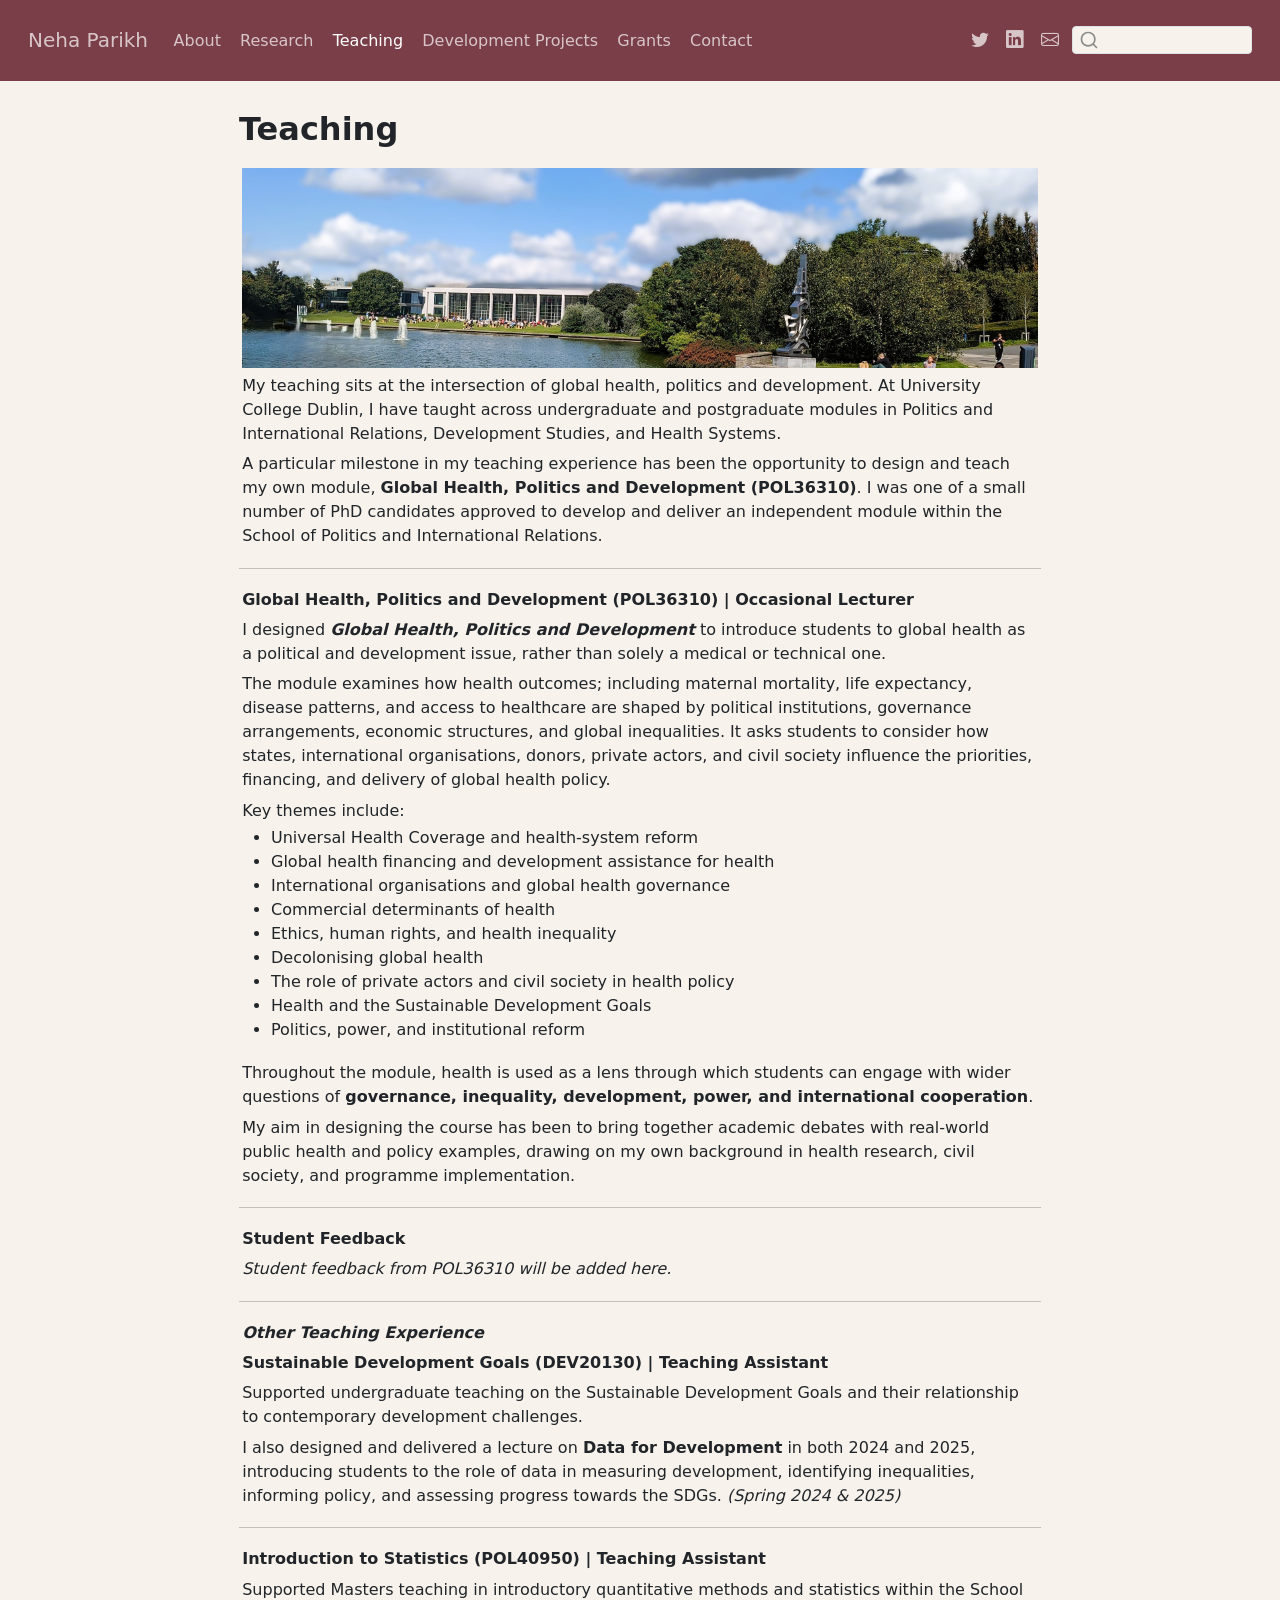
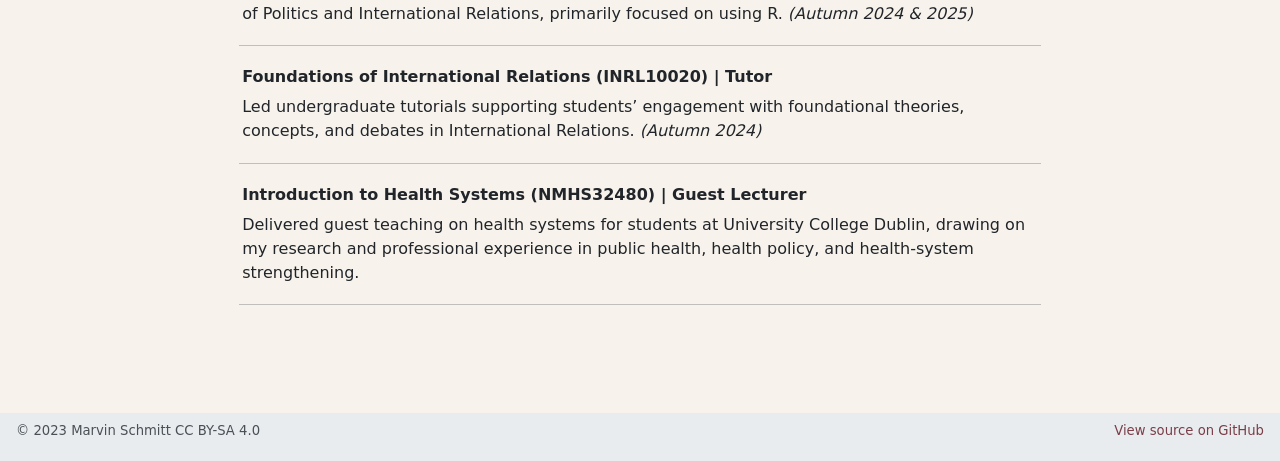
<file: docs/teaching/index.html>
<!DOCTYPE html>
<html xmlns="http://www.w3.org/1999/xhtml" lang="en" xml:lang="en"><head>

<meta charset="utf-8">
<meta name="generator" content="quarto-1.10.18">

<meta name="viewport" content="width=device-width, initial-scale=1.0, user-scalable=yes">


<title>Teaching – Neha Parikh</title>
<style>
/* Default styles provided by pandoc.
** See https://pandoc.org/MANUAL.html#variables-for-html for config info.
*/
span.smallcaps{font-variant: small-caps;}
div.columns{display: flex; gap: 1.5em;}
div.column{flex: auto;}
@media screen {
div.columns{gap: min(4vw, 1.5em);}
div.column{overflow-x: auto;}
}
div.hanging-indent{margin-left: 1.5em; text-indent: -1.5em;}
ul.task-list{list-style: none;}
ul.task-list li input[type="checkbox"] {
  width: 0.8em;
  margin: 0 0.8em 0.2em -1em; /* quarto-specific, see https://github.com/quarto-dev/quarto-cli/issues/4556 */ 
  vertical-align: middle;
}
</style>


<script src="../site_libs/quarto-nav/quarto-nav.js"></script>
<script src="../site_libs/quarto-nav/headroom.min.js"></script>
<script src="../site_libs/clipboard/clipboard.min.js"></script>
<script src="../site_libs/quarto-search/autocomplete.umd.js"></script>
<script src="../site_libs/quarto-search/fuse.min.js"></script>
<script src="../site_libs/quarto-search/quarto-search.js"></script>
<meta name="quarto:offset" content="../">
<link href="../img/np2.svg" rel="icon" type="image/svg+xml">
<script src="../site_libs/quarto-html/quarto.js" type="module"></script>
<script src="../site_libs/quarto-html/tabsets/tabsets.js" type="module"></script>
<script src="../site_libs/quarto-html/popper.min.js"></script>
<script src="../site_libs/quarto-html/tippy.umd.min.js"></script>
<link href="../site_libs/quarto-html/tippy.css" rel="stylesheet">
<link href="../site_libs/quarto-html/quarto-syntax-highlighting-64a204ab8560d761af7679ceaba22944.css" rel="stylesheet" id="quarto-text-highlighting-styles">
<script src="../site_libs/bootstrap/bootstrap.min.js"></script>
<link href="../site_libs/bootstrap/bootstrap-icons.css" rel="stylesheet">
<link href="../site_libs/bootstrap/bootstrap-d27e4caa25865ff4761397e481066e6b.min.css" rel="stylesheet" append-hash="true" id="quarto-bootstrap" data-mode="light">
<script id="quarto-search-options" type="application/json">{
  "location": "navbar",
  "copy-button": false,
  "collapse-after": 3,
  "panel-placement": "end",
  "type": "textbox",
  "limit": 50,
  "keyboard-shortcut": [
    "f",
    "/",
    "s"
  ],
  "language": {
    "search-no-results-text": "No results",
    "search-matching-documents-text": "matching documents",
    "search-copy-link-title": "Copy link to search",
    "search-hide-matches-text": "Hide additional matches",
    "search-more-match-text": "more match in this document",
    "search-more-matches-text": "more matches in this document",
    "search-clear-button-title": "Clear",
    "search-text-placeholder": "",
    "search-detached-cancel-button-title": "Cancel",
    "search-submit-button-title": "Submit",
    "search-label": "Search"
  }
}</script>


</head>

<body class="nav-fixed fullcontent quarto-light">

<div id="quarto-search-results"></div>
  <header id="quarto-header" class="headroom fixed-top">
    <nav class="navbar navbar-expand-lg " data-bs-theme="dark">
      <div class="navbar-container container-fluid">
      <div class="navbar-brand-container mx-auto">
    <a class="navbar-brand" href="../index.html">
    <span class="navbar-title">Neha Parikh</span>
    </a>
  </div>
            <div id="quarto-search" class="" title="Search"></div>
          <button class="navbar-toggler" type="button" data-bs-toggle="collapse" data-bs-target="#navbarCollapse" aria-controls="navbarCollapse" role="menu" aria-expanded="false" aria-label="Toggle navigation" onclick="if (window.quartoToggleHeadroom) { window.quartoToggleHeadroom(); }">
  <span class="navbar-toggler-icon"></span>
</button>
          <div class="collapse navbar-collapse" id="navbarCollapse">
            <ul class="navbar-nav navbar-nav-scroll me-auto">
  <li class="nav-item">
    <a class="nav-link" href="../about/index.html"> 
<span class="menu-text">About</span></a>
  </li>  
  <li class="nav-item">
    <a class="nav-link" href="../research/index.html"> 
<span class="menu-text">Research</span></a>
  </li>  
  <li class="nav-item">
    <a class="nav-link active" href="../teaching/index.html" aria-current="page"> 
<span class="menu-text">Teaching</span></a>
  </li>  
  <li class="nav-item">
    <a class="nav-link" href="../developmentprojects/index.html"> 
<span class="menu-text">Development Projects</span></a>
  </li>  
  <li class="nav-item">
    <a class="nav-link" href="../grants/index.html"> 
<span class="menu-text">Grants</span></a>
  </li>  
  <li class="nav-item">
    <a class="nav-link" href="../contact/index.html"> 
<span class="menu-text">Contact</span></a>
  </li>  
</ul>
            <ul class="navbar-nav navbar-nav-scroll ms-auto">
  <li class="nav-item compact">
    <a class="nav-link" href="https://x.com/caffeinekicks"> <i class="bi bi-twitter" role="img">
</i> 
<span class="menu-text"></span></a>
  </li>  
  <li class="nav-item compact">
    <a class="nav-link" href="https://www.linkedin.com/in/neha-parikh-90764024/"> <i class="bi bi-linkedin" role="img">
</i> 
<span class="menu-text"></span></a>
  </li>  
  <li class="nav-item compact">
    <a class="nav-link" href="mailto:parikh.neha@gmail.com"> <i class="bi bi-envelope" role="img" aria-label="email">
</i> 
<span class="menu-text"></span></a>
  </li>  
</ul>
          </div> <!-- /navcollapse -->
            <div class="quarto-navbar-tools">
</div>
      </div> <!-- /container-fluid -->
    </nav>
</header>
<!-- content -->
<div id="quarto-content" class="quarto-container page-columns page-rows-contents page-layout-article page-navbar">
<!-- sidebar -->
<!-- margin-sidebar -->
    
<!-- main -->
<main class="content" id="quarto-document-content">

<header id="title-block-header" class="quarto-title-block default">
<div class="quarto-title">
<h1 class="title">Teaching</h1>
</div>



<div class="quarto-title-meta">

    
  
    
  </div>
  


</header>


<div class="quarto-layout-panel" data-layout-ncol="1" data-layout-align="center">
<div class="quarto-layout-row">
<div class="quarto-layout-cell" style="flex-basis: 100.0%;justify-content: center;">
<p><img src="teaching.jpg" style="width:100%; height:200px; object-fit:cover; object-position:center;"></p>
</div>
</div>
<div class="quarto-layout-row">
<div class="quarto-layout-cell" style="flex-basis: 100.0%;justify-content: center;">
<p>My teaching sits at the intersection of global health, politics and development. At University College Dublin, I have taught across undergraduate and postgraduate modules in Politics and International Relations, Development Studies, and Health Systems.</p>
</div>
</div>
<div class="quarto-layout-row">
<div class="quarto-layout-cell" style="flex-basis: 100.0%;justify-content: center;">
<p>A particular milestone in my teaching experience has been the opportunity to design and teach my own module, <strong>Global Health, Politics and Development (POL36310)</strong>. I was one of a small number of PhD candidates approved to develop and deliver an independent module within the School of Politics and International Relations.</p>
</div>
</div>
<div class="quarto-layout-row">
<div class="quarto-layout-cell" style="flex-basis: 100.0%;justify-content: center;">
<hr>
</div>
</div>
<div class="quarto-layout-row">
<div class="quarto-layout-cell" style="flex-basis: 100.0%;justify-content: center;">
<p><strong>Global Health, Politics and Development (POL36310) | Occasional Lecturer</strong></p>
</div>
</div>
<div class="quarto-layout-row">
<div class="quarto-layout-cell" style="flex-basis: 100.0%;justify-content: center;">
<p>I designed <strong><em>Global Health, Politics and Development</em></strong> to introduce students to global health as a political and development issue, rather than solely a medical or technical one.</p>
</div>
</div>
<div class="quarto-layout-row">
<div class="quarto-layout-cell" style="flex-basis: 100.0%;justify-content: center;">
<p>The module examines how health outcomes; including maternal mortality, life expectancy, disease patterns, and access to healthcare are shaped by political institutions, governance arrangements, economic structures, and global inequalities. It asks students to consider how states, international organisations, donors, private actors, and civil society influence the priorities, financing, and delivery of global health policy.</p>
</div>
</div>
<div class="quarto-layout-row">
<div class="quarto-layout-cell" style="flex-basis: 100.0%;justify-content: center;">
<p>Key themes include:</p>
</div>
</div>
<div class="quarto-layout-row">
<div class="quarto-layout-cell" style="flex-basis: 100.0%;justify-content: center;">
<ul>
<li>Universal Health Coverage and health-system reform</li>
<li>Global health financing and development assistance for health</li>
<li>International organisations and global health governance</li>
<li>Commercial determinants of health</li>
<li>Ethics, human rights, and health inequality</li>
<li>Decolonising global health</li>
<li>The role of private actors and civil society in health policy</li>
<li>Health and the Sustainable Development Goals</li>
<li>Politics, power, and institutional reform</li>
</ul>
</div>
</div>
<div class="quarto-layout-row">
<div class="quarto-layout-cell" style="flex-basis: 100.0%;justify-content: center;">
<p>Throughout the module, health is used as a lens through which students can engage with wider questions of <strong>governance, inequality, development, power, and international cooperation</strong>.</p>
</div>
</div>
<div class="quarto-layout-row">
<div class="quarto-layout-cell" style="flex-basis: 100.0%;justify-content: center;">
<p>My aim in designing the course has been to bring together academic debates with real-world public health and policy examples, drawing on my own background in health research, civil society, and programme implementation.</p>
</div>
</div>
<div class="quarto-layout-row">
<div class="quarto-layout-cell" style="flex-basis: 100.0%;justify-content: center;">
<hr>
</div>
</div>
<div class="quarto-layout-row">
<div class="quarto-layout-cell" style="flex-basis: 100.0%;justify-content: center;">
<p><strong>Student Feedback</strong></p>
</div>
</div>
<div class="quarto-layout-row">
<div class="quarto-layout-cell" style="flex-basis: 100.0%;justify-content: center;">
<p><em>Student feedback from POL36310 will be added here.</em></p>
</div>
</div>
<div class="quarto-layout-row">
<div class="quarto-layout-cell" style="flex-basis: 100.0%;justify-content: center;">
<hr>
</div>
</div>
<div class="quarto-layout-row">
<div class="quarto-layout-cell" style="flex-basis: 100.0%;justify-content: center;">
<p><strong><em>Other Teaching Experience</em></strong></p>
</div>
</div>
<div class="quarto-layout-row">
<div class="quarto-layout-cell" style="flex-basis: 100.0%;justify-content: center;">
<p><strong>Sustainable Development Goals (DEV20130) | Teaching Assistant </strong></p>
</div>
</div>
<div class="quarto-layout-row">
<div class="quarto-layout-cell" style="flex-basis: 100.0%;justify-content: center;">
<p>Supported undergraduate teaching on the Sustainable Development Goals and their relationship to contemporary development challenges.</p>
</div>
</div>
<div class="quarto-layout-row">
<div class="quarto-layout-cell" style="flex-basis: 100.0%;justify-content: center;">
<p>I also designed and delivered a lecture on <strong>Data for Development</strong> in both 2024 and 2025, introducing students to the role of data in measuring development, identifying inequalities, informing policy, and assessing progress towards the SDGs. <em>(Spring 2024 &amp; 2025)</em></p>
</div>
</div>
<div class="quarto-layout-row">
<div class="quarto-layout-cell" style="flex-basis: 100.0%;justify-content: center;">
<hr>
</div>
</div>
<div class="quarto-layout-row">
<div class="quarto-layout-cell" style="flex-basis: 100.0%;justify-content: center;">
<p><strong>Introduction to Statistics (POL40950) | Teaching Assistant </strong></p>
</div>
</div>
<div class="quarto-layout-row">
<div class="quarto-layout-cell" style="flex-basis: 100.0%;justify-content: center;">
<p>Supported Masters teaching in introductory quantitative methods and statistics within the School of Politics and International Relations, primarily focused on using R. <em>(Autumn 2024 &amp; 2025)</em></p>
</div>
</div>
<div class="quarto-layout-row">
<div class="quarto-layout-cell" style="flex-basis: 100.0%;justify-content: center;">
<hr>
</div>
</div>
<div class="quarto-layout-row">
<div class="quarto-layout-cell" style="flex-basis: 100.0%;justify-content: center;">
<p><strong>Foundations of International Relations (INRL10020) | Tutor</strong></p>
</div>
</div>
<div class="quarto-layout-row">
<div class="quarto-layout-cell" style="flex-basis: 100.0%;justify-content: center;">
<p>Led undergraduate tutorials supporting students’ engagement with foundational theories, concepts, and debates in International Relations. <em>(Autumn 2024)</em></p>
</div>
</div>
<div class="quarto-layout-row">
<div class="quarto-layout-cell" style="flex-basis: 100.0%;justify-content: center;">
<hr>
</div>
</div>
<div class="quarto-layout-row">
<div class="quarto-layout-cell" style="flex-basis: 100.0%;justify-content: center;">
<p><strong>Introduction to Health Systems (NMHS32480) | Guest Lecturer</strong></p>
</div>
</div>
<div class="quarto-layout-row">
<div class="quarto-layout-cell" style="flex-basis: 100.0%;justify-content: center;">
<p>Delivered guest teaching on health systems for students at University College Dublin, drawing on my research and professional experience in public health, health policy, and health-system strengthening.</p>
</div>
</div>
<div class="quarto-layout-row">
<div class="quarto-layout-cell" style="flex-basis: 100.0%;justify-content: center;">
<hr>
</div>
</div>
</div>



</main> <!-- /main -->
<script id="quarto-html-after-body" type="application/javascript">
  window.document.addEventListener("DOMContentLoaded", function (event) {
    const isCodeAnnotation = (el) => {
      for (const clz of el.classList) {
        if (clz.startsWith('code-annotation-')) {                     
          return true;
        }
      }
      return false;
    }
    const onCopySuccess = function(e) {
      // button target
      const button = e.trigger;
      // don't keep focus
      button.blur();
      // flash "checked"
      button.classList.add('code-copy-button-checked');
      var currentTitle = button.getAttribute("title");
      button.setAttribute("title", "Copied!");
      let tooltip;
      if (window.bootstrap) {
        button.setAttribute("data-bs-toggle", "tooltip");
        button.setAttribute("data-bs-placement", "left");
        button.setAttribute("data-bs-title", "Copied!");
        tooltip = new bootstrap.Tooltip(button, 
          { trigger: "manual", 
            customClass: "code-copy-button-tooltip",
            offset: [0, -8]});
        tooltip.show();    
      }
      setTimeout(function() {
        if (tooltip) {
          tooltip.hide();
          button.removeAttribute("data-bs-title");
          button.removeAttribute("data-bs-toggle");
          button.removeAttribute("data-bs-placement");
        }
        button.setAttribute("title", currentTitle);
        button.classList.remove('code-copy-button-checked');
      }, 1000);
      // clear code selection
      e.clearSelection();
    }
    const getTextToCopy = function(trigger) {
      const outerScaffold = trigger.parentElement.cloneNode(true);
      const codeEl = outerScaffold.querySelector('code');
      for (const childEl of codeEl.children) {
        if (isCodeAnnotation(childEl)) {
          childEl.remove();
        }
      }
      return codeEl.innerText;
    }
    const clipboard = new window.ClipboardJS('.code-copy-button:not([data-in-quarto-modal])', {
      text: getTextToCopy
    });
    clipboard.on('success', onCopySuccess);
    if (window.document.getElementById('quarto-embedded-source-code-modal')) {
      const clipboardModal = new window.ClipboardJS('.code-copy-button[data-in-quarto-modal]', {
        text: getTextToCopy,
        container: window.document.getElementById('quarto-embedded-source-code-modal')
      });
      clipboardModal.on('success', onCopySuccess);
    }
      var localhostRegex = new RegExp(/^(?:http|https):\/\/localhost\:?[0-9]*\//);
      var mailtoRegex = new RegExp(/^mailto:/);
        var filterRegex = new RegExp("https:\/\/neha-parikh\.com");
      var isInternal = (href) => {
          return filterRegex.test(href) || localhostRegex.test(href) || mailtoRegex.test(href);
      }
      // Inspect non-navigation links and adorn them if external
     var links = window.document.querySelectorAll('a[href]:not(.nav-link):not(.navbar-brand):not(.toc-action):not(.sidebar-link):not(.sidebar-item-toggle):not(.pagination-link):not(.no-external):not([aria-hidden]):not(.dropdown-item):not(.quarto-navigation-tool):not(.about-link)');
      for (var i=0; i<links.length; i++) {
        const link = links[i];
        if (!isInternal(link.href)) {
          // undo the damage that might have been done by quarto-nav.js in the case of
          // links that we want to consider external
          if (link.dataset.originalHref !== undefined) {
            link.href = link.dataset.originalHref;
          }
        }
      }
    function tippyHover(el, contentFn, onTriggerFn, onUntriggerFn) {
      const config = {
        allowHTML: true,
        maxWidth: 500,
        delay: 100,
        arrow: false,
        appendTo: function(el) {
            return el.parentElement;
        },
        interactive: true,
        interactiveBorder: 10,
        theme: 'quarto',
        placement: 'bottom-start',
      };
      if (contentFn) {
        config.content = contentFn;
      }
      if (onTriggerFn) {
        config.onTrigger = onTriggerFn;
      }
      if (onUntriggerFn) {
        config.onUntrigger = onUntriggerFn;
      }
      window.tippy(el, config); 
    }
    const noterefs = window.document.querySelectorAll('a[role="doc-noteref"]');
    for (var i=0; i<noterefs.length; i++) {
      const ref = noterefs[i];
      tippyHover(ref, function() {
        // use id or data attribute instead here
        let href = ref.getAttribute('data-footnote-href') || ref.getAttribute('href');
        try { href = new URL(href).hash; } catch {}
        const id = href.replace(/^#\/?/, "");
        const note = window.document.getElementById(id);
        if (note) {
          return note.innerHTML;
        } else {
          return "";
        }
      });
    }
    const xrefs = window.document.querySelectorAll('a.quarto-xref');
    const processXRef = (id, note) => {
      // Strip column container classes
      const stripColumnClz = (el) => {
        el.classList.remove("page-full", "page-columns");
        if (el.children) {
          for (const child of el.children) {
            stripColumnClz(child);
          }
        }
      }
      stripColumnClz(note)
      if (id === null || id.startsWith('sec-')) {
        // Special case sections, only their first couple elements
        const container = document.createElement("div");
        if (note.children && note.children.length > 2) {
          container.appendChild(note.children[0].cloneNode(true));
          for (let i = 1; i < note.children.length; i++) {
            const child = note.children[i];
            if (child.tagName === "P" && child.innerText === "") {
              continue;
            } else {
              container.appendChild(child.cloneNode(true));
              break;
            }
          }
          if (window.Quarto?.typesetMath) {
            window.Quarto.typesetMath(container);
          }
          return container.innerHTML
        } else {
          if (window.Quarto?.typesetMath) {
            window.Quarto.typesetMath(note);
          }
          return note.innerHTML;
        }
      } else {
        // Remove any anchor links if they are present
        const anchorLink = note.querySelector('a.anchorjs-link');
        if (anchorLink) {
          anchorLink.remove();
        }
        if (window.Quarto?.typesetMath) {
          window.Quarto.typesetMath(note);
        }
        if (note.classList.contains("callout")) {
          return note.outerHTML;
        } else {
          return note.innerHTML;
        }
      }
    }
    for (var i=0; i<xrefs.length; i++) {
      const xref = xrefs[i];
      tippyHover(xref, undefined, function(instance) {
        instance.disable();
        let url = xref.getAttribute('href');
        let hash = undefined; 
        if (url.startsWith('#')) {
          hash = url;
        } else {
          try { hash = new URL(url).hash; } catch {}
        }
        if (hash) {
          const id = hash.replace(/^#\/?/, "");
          const note = window.document.getElementById(id);
          if (note !== null) {
            try {
              const html = processXRef(id, note.cloneNode(true));
              instance.setContent(html);
            } finally {
              instance.enable();
              instance.show();
            }
          } else {
            // See if we can fetch this
            fetch(url.split('#')[0])
            .then(res => res.text())
            .then(html => {
              const parser = new DOMParser();
              const htmlDoc = parser.parseFromString(html, "text/html");
              const note = htmlDoc.getElementById(id);
              if (note !== null) {
                const html = processXRef(id, note);
                instance.setContent(html);
              } 
            }).finally(() => {
              instance.enable();
              instance.show();
            });
          }
        } else {
          // See if we can fetch a full url (with no hash to target)
          // This is a special case and we should probably do some content thinning / targeting
          fetch(url)
          .then(res => res.text())
          .then(html => {
            const parser = new DOMParser();
            const htmlDoc = parser.parseFromString(html, "text/html");
            const note = htmlDoc.querySelector('main.content');
            if (note !== null) {
              // This should only happen for chapter cross references
              // (since there is no id in the URL)
              // remove the first header
              if (note.children.length > 0 && note.children[0].tagName === "HEADER") {
                note.children[0].remove();
              }
              const html = processXRef(null, note);
              instance.setContent(html);
            } 
          }).finally(() => {
            instance.enable();
            instance.show();
          });
        }
      }, function(instance) {
      });
    }
        let selectedAnnoteEl;
        const selectorForAnnotation = ( cell, annotation) => {
          let cellAttr = 'data-code-cell="' + cell + '"';
          let lineAttr = 'data-code-annotation="' +  annotation + '"';
          const selector = 'span[' + cellAttr + '][' + lineAttr + ']';
          return selector;
        }
        const selectCodeLines = (annoteEl) => {
          const doc = window.document;
          const targetCell = annoteEl.getAttribute("data-target-cell");
          const targetAnnotation = annoteEl.getAttribute("data-target-annotation");
          const annoteSpan = window.document.querySelector(selectorForAnnotation(targetCell, targetAnnotation));
          const lines = annoteSpan.getAttribute("data-code-lines").split(",");
          const lineIds = lines.map((line) => {
            return targetCell + "-" + line;
          })
          let top = null;
          let height = null;
          let parent = null;
          if (lineIds.length > 0) {
              //compute the position of the single el (top and bottom and make a div)
              const el = window.document.getElementById(lineIds[0]);
              top = el.offsetTop;
              height = el.offsetHeight;
              parent = el.parentElement.parentElement;
            if (lineIds.length > 1) {
              const lastEl = window.document.getElementById(lineIds[lineIds.length - 1]);
              const bottom = lastEl.offsetTop + lastEl.offsetHeight;
              height = bottom - top;
            }
            if (top !== null && height !== null && parent !== null) {
              // cook up a div (if necessary) and position it 
              let div = window.document.getElementById("code-annotation-line-highlight");
              if (div === null) {
                div = window.document.createElement("div");
                div.setAttribute("id", "code-annotation-line-highlight");
                div.style.position = 'absolute';
                parent.appendChild(div);
              }
              div.style.top = top - 2 + "px";
              div.style.height = height + 4 + "px";
              div.style.left = 0;
              let gutterDiv = window.document.getElementById("code-annotation-line-highlight-gutter");
              if (gutterDiv === null) {
                gutterDiv = window.document.createElement("div");
                gutterDiv.setAttribute("id", "code-annotation-line-highlight-gutter");
                gutterDiv.style.position = 'absolute';
                const codeCell = window.document.getElementById(targetCell);
                const gutter = codeCell.querySelector('.code-annotation-gutter');
                gutter.appendChild(gutterDiv);
              }
              gutterDiv.style.top = top - 2 + "px";
              gutterDiv.style.height = height + 4 + "px";
            }
            selectedAnnoteEl = annoteEl;
          }
        };
        const unselectCodeLines = () => {
          const elementsIds = ["code-annotation-line-highlight", "code-annotation-line-highlight-gutter"];
          elementsIds.forEach((elId) => {
            const div = window.document.getElementById(elId);
            if (div) {
              div.remove();
            }
          });
          selectedAnnoteEl = undefined;
        };
          // Handle positioning of the toggle
      window.addEventListener(
        "resize",
        throttle(() => {
          elRect = undefined;
          if (selectedAnnoteEl) {
            selectCodeLines(selectedAnnoteEl);
          }
        }, 10)
      );
      function throttle(fn, ms) {
      let throttle = false;
      let timer;
        return (...args) => {
          if(!throttle) { // first call gets through
              fn.apply(this, args);
              throttle = true;
          } else { // all the others get throttled
              if(timer) clearTimeout(timer); // cancel #2
              timer = setTimeout(() => {
                fn.apply(this, args);
                timer = throttle = false;
              }, ms);
          }
        };
      }
        // Attach click handler to the DT
        const annoteDls = window.document.querySelectorAll('dt[data-target-cell]');
        for (const annoteDlNode of annoteDls) {
          annoteDlNode.addEventListener('click', (event) => {
            const clickedEl = event.target;
            if (clickedEl !== selectedAnnoteEl) {
              unselectCodeLines();
              const activeEl = window.document.querySelector('dt[data-target-cell].code-annotation-active');
              if (activeEl) {
                activeEl.classList.remove('code-annotation-active');
              }
              selectCodeLines(clickedEl);
              clickedEl.classList.add('code-annotation-active');
            } else {
              // Unselect the line
              unselectCodeLines();
              clickedEl.classList.remove('code-annotation-active');
            }
          });
        }
    const findCites = (el) => {
      const parentEl = el.parentElement;
      if (parentEl) {
        const cites = parentEl.dataset.cites;
        if (cites) {
          return {
            el,
            cites: cites.split(' ')
          };
        } else {
          return findCites(el.parentElement)
        }
      } else {
        return undefined;
      }
    };
    var bibliorefs = window.document.querySelectorAll('a[role="doc-biblioref"]');
    for (var i=0; i<bibliorefs.length; i++) {
      const ref = bibliorefs[i];
      const citeInfo = findCites(ref);
      if (citeInfo) {
        tippyHover(citeInfo.el, function() {
          var popup = window.document.createElement('div');
          citeInfo.cites.forEach(function(cite) {
            var citeDiv = window.document.createElement('div');
            citeDiv.classList.add('hanging-indent');
            citeDiv.classList.add('csl-entry');
            var biblioDiv = window.document.getElementById('ref-' + cite);
            if (biblioDiv) {
              citeDiv.innerHTML = biblioDiv.innerHTML;
            }
            popup.appendChild(citeDiv);
          });
          return popup.innerHTML;
        });
      }
    }
  });
  </script>
</div> <!-- /content -->
<footer class="footer">
  <div class="nav-footer">
    <div class="nav-footer-left">
<p><span class="faux-block">© 2023 Marvin Schmitt CC BY-SA 4.0</span></p>
</div>   
    <div class="nav-footer-center">
      &nbsp;
    </div>
    <div class="nav-footer-right">
<p><span class="faux-block"><a href="https://github.com/marvinschmitt/quarto-website-template/">View source on GitHub</a></span></p>
</div>
  </div>
</footer>




</body></html>
</file>
<file: docs/site_libs/quarto-html/tippy.css>
.tippy-box[data-animation=fade][data-state=hidden]{opacity:0}[data-tippy-root]{max-width:calc(100vw - 10px)}.tippy-box{position:relative;background-color:#333;color:#fff;border-radius:4px;font-size:14px;line-height:1.4;white-space:normal;outline:0;transition-property:transform,visibility,opacity}.tippy-box[data-placement^=top]>.tippy-arrow{bottom:0}.tippy-box[data-placement^=top]>.tippy-arrow:before{bottom:-7px;left:0;border-width:8px 8px 0;border-top-color:initial;transform-origin:center top}.tippy-box[data-placement^=bottom]>.tippy-arrow{top:0}.tippy-box[data-placement^=bottom]>.tippy-arrow:before{top:-7px;left:0;border-width:0 8px 8px;border-bottom-color:initial;transform-origin:center bottom}.tippy-box[data-placement^=left]>.tippy-arrow{right:0}.tippy-box[data-placement^=left]>.tippy-arrow:before{border-width:8px 0 8px 8px;border-left-color:initial;right:-7px;transform-origin:center left}.tippy-box[data-placement^=right]>.tippy-arrow{left:0}.tippy-box[data-placement^=right]>.tippy-arrow:before{left:-7px;border-width:8px 8px 8px 0;border-right-color:initial;transform-origin:center right}.tippy-box[data-inertia][data-state=visible]{transition-timing-function:cubic-bezier(.54,1.5,.38,1.11)}.tippy-arrow{width:16px;height:16px;color:#333}.tippy-arrow:before{content:"";position:absolute;border-color:transparent;border-style:solid}.tippy-content{position:relative;padding:5px 9px;z-index:1}
</file>
<file: docs/site_libs/quarto-html/quarto-syntax-highlighting-64a204ab8560d761af7679ceaba22944.css>
/* quarto syntax highlight colors */
:root {
  --quarto-hl-ot-color: #003B4F;
  --quarto-hl-at-color: #657422;
  --quarto-hl-ss-color: #20794D;
  --quarto-hl-an-color: #5E5E5E;
  --quarto-hl-fu-color: #4758AB;
  --quarto-hl-st-color: #20794D;
  --quarto-hl-cf-color: #003B4F;
  --quarto-hl-op-color: #5E5E5E;
  --quarto-hl-er-color: #AD0000;
  --quarto-hl-bn-color: #AD0000;
  --quarto-hl-al-color: #AD0000;
  --quarto-hl-va-color: #111111;
  --quarto-hl-bu-color: inherit;
  --quarto-hl-ex-color: inherit;
  --quarto-hl-pp-color: #AD0000;
  --quarto-hl-in-color: #5E5E5E;
  --quarto-hl-vs-color: #20794D;
  --quarto-hl-wa-color: #5E5E5E;
  --quarto-hl-do-color: #5E5E5E;
  --quarto-hl-im-color: #00769E;
  --quarto-hl-ch-color: #20794D;
  --quarto-hl-dt-color: #AD0000;
  --quarto-hl-fl-color: #AD0000;
  --quarto-hl-co-color: #5E5E5E;
  --quarto-hl-cv-color: #5E5E5E;
  --quarto-hl-cn-color: #8f5902;
  --quarto-hl-sc-color: #5E5E5E;
  --quarto-hl-dv-color: #AD0000;
  --quarto-hl-kw-color: #003B4F;
}

/* other quarto variables */
:root {
  --quarto-font-monospace: SFMono-Regular, Menlo, Monaco, Consolas, "Liberation Mono", "Courier New", monospace;
}

/* syntax highlight based on Pandoc's rules */
pre > code.sourceCode > span {
  color: #003B4F;
}

code.sourceCode > span {
  color: #003B4F;
}

div.sourceCode,
div.sourceCode pre.sourceCode {
  color: #003B4F;
}

/* Normal */
code span {
  color: #003B4F;
}

/* Alert */
code span.al {
  color: #AD0000;
  font-style: inherit;
}

/* Annotation */
code span.an {
  color: #5E5E5E;
  font-style: inherit;
}

/* Attribute */
code span.at {
  color: #657422;
  font-style: inherit;
}

/* BaseN */
code span.bn {
  color: #AD0000;
  font-style: inherit;
}

/* BuiltIn */
code span.bu {
  font-style: inherit;
}

/* ControlFlow */
code span.cf {
  color: #003B4F;
  font-weight: bold;
  font-style: inherit;
}

/* Char */
code span.ch {
  color: #20794D;
  font-style: inherit;
}

/* Constant */
code span.cn {
  color: #8f5902;
  font-style: inherit;
}

/* Comment */
code span.co {
  color: #5E5E5E;
  font-style: inherit;
}

/* CommentVar */
code span.cv {
  color: #5E5E5E;
  font-style: italic;
}

/* Documentation */
code span.do {
  color: #5E5E5E;
  font-style: italic;
}

/* DataType */
code span.dt {
  color: #AD0000;
  font-style: inherit;
}

/* DecVal */
code span.dv {
  color: #AD0000;
  font-style: inherit;
}

/* Error */
code span.er {
  color: #AD0000;
  font-style: inherit;
}

/* Extension */
code span.ex {
  font-style: inherit;
}

/* Float */
code span.fl {
  color: #AD0000;
  font-style: inherit;
}

/* Function */
code span.fu {
  color: #4758AB;
  font-style: inherit;
}

/* Import */
code span.im {
  color: #00769E;
  font-style: inherit;
}

/* Information */
code span.in {
  color: #5E5E5E;
  font-style: inherit;
}

/* Keyword */
code span.kw {
  color: #003B4F;
  font-weight: bold;
  font-style: inherit;
}

/* Operator */
code span.op {
  color: #5E5E5E;
  font-style: inherit;
}

/* Other */
code span.ot {
  color: #003B4F;
  font-style: inherit;
}

/* Preprocessor */
code span.pp {
  color: #AD0000;
  font-style: inherit;
}

/* SpecialChar */
code span.sc {
  color: #5E5E5E;
  font-style: inherit;
}

/* SpecialString */
code span.ss {
  color: #20794D;
  font-style: inherit;
}

/* String */
code span.st {
  color: #20794D;
  font-style: inherit;
}

/* Variable */
code span.va {
  color: #111111;
  font-style: inherit;
}

/* VerbatimString */
code span.vs {
  color: #20794D;
  font-style: inherit;
}

/* Warning */
code span.wa {
  color: #5E5E5E;
  font-style: italic;
}

.prevent-inlining {
  content: "</";
}

/*# sourceMappingURL=9d8d5bb603a83b8298b89080a598c93b.css.map */
</file>
